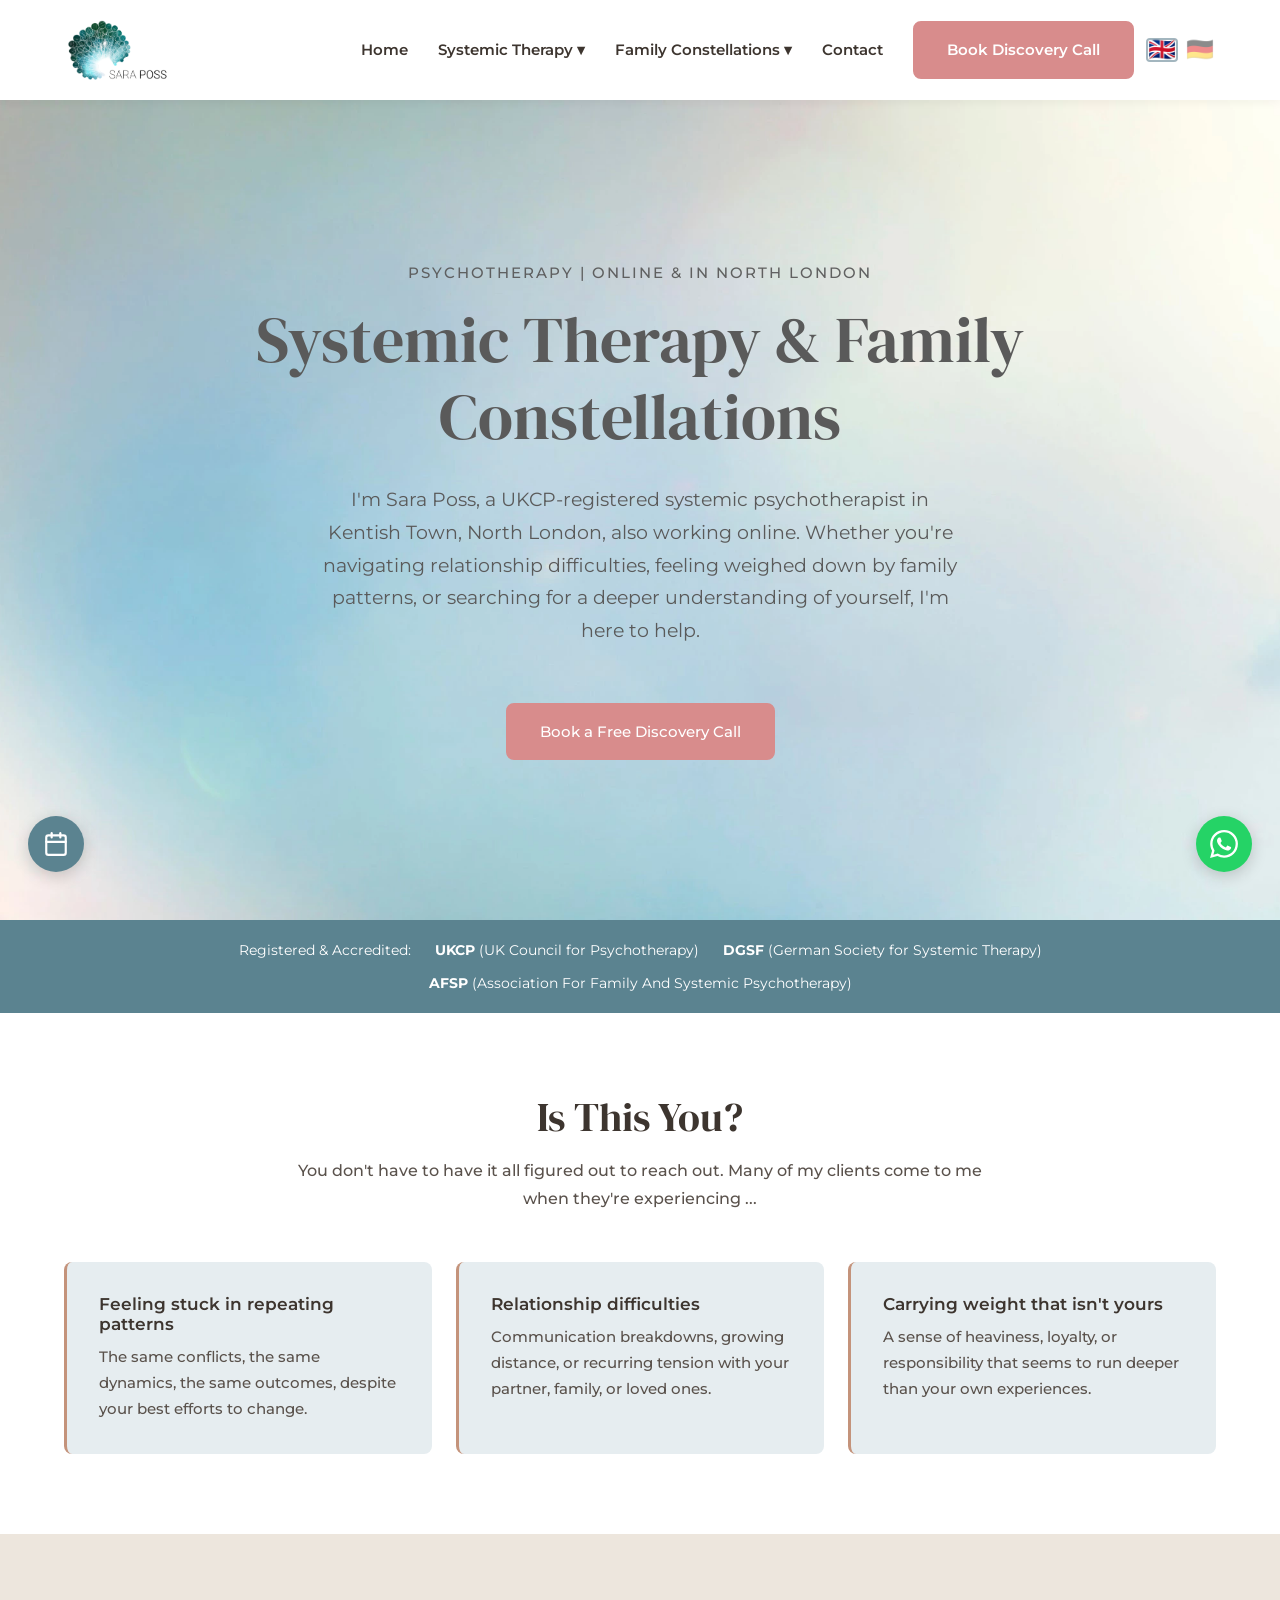
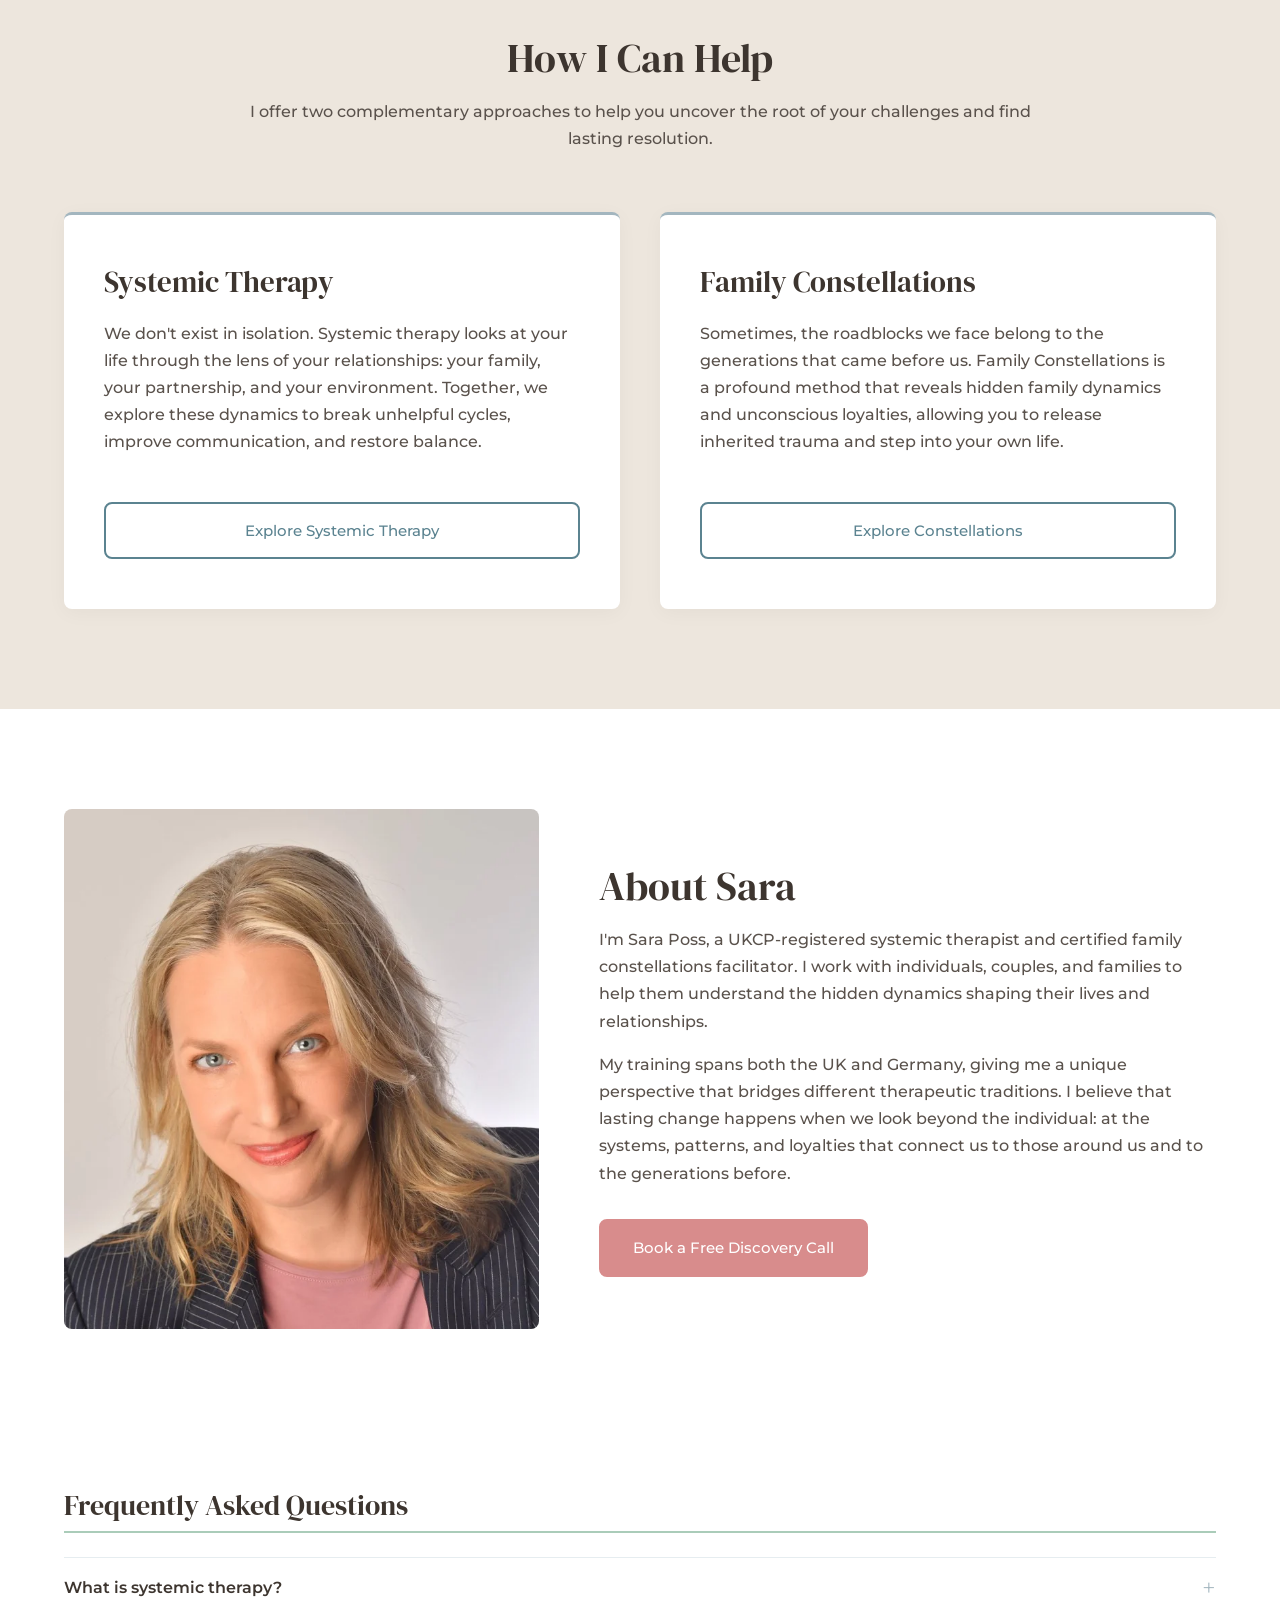
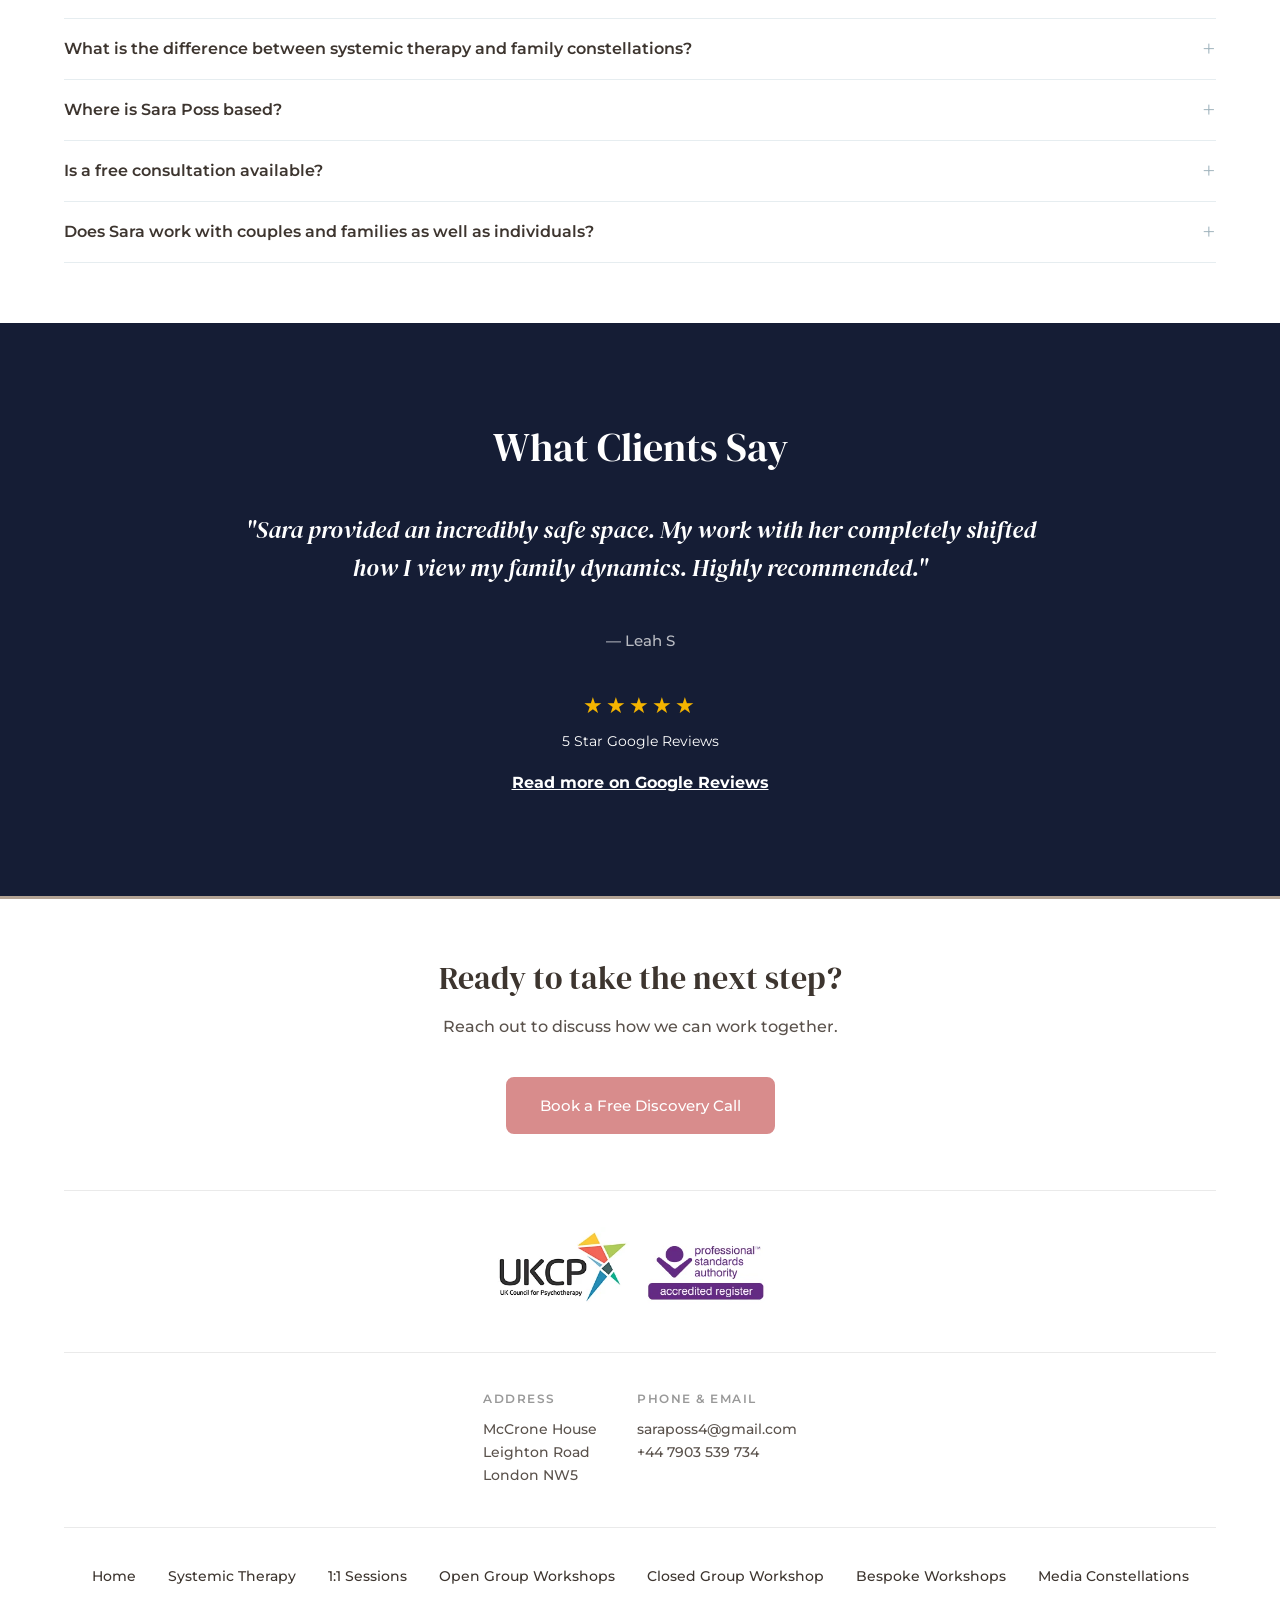
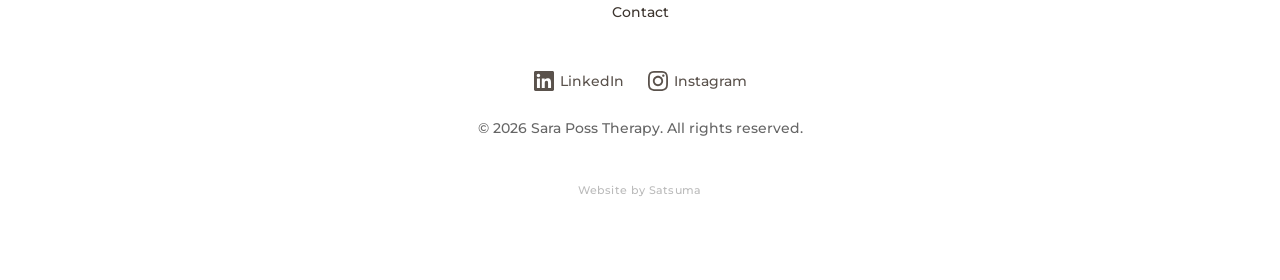
<file: index.html>
<!DOCTYPE html>
<html lang="en">
<head>
    <meta charset="UTF-8">
    <meta name="viewport" content="width=device-width, initial-scale=1.0">
    <meta name="theme-color" content="#FFFFFF">
    <meta name="robots" content="index, follow, max-snippet:-1, max-image-preview:large, max-video-preview:-1">
    <title>Sara Poss Therapy | Systemic Therapist North London & Online</title>
    <meta name="msvalidate.01" content="530A90DB205D40479550D6421CF98002">
    <meta name="description" content="UKCP-registered systemic therapist in Kentish Town, North London. Systemic therapy and Family Constellations for individuals, couples and families.">
    <link rel="canonical" href="https://www.saraposs.com/">
    <link rel="alternate" hreflang="en" href="https://www.saraposs.com/">
    <link rel="alternate" hreflang="de" href="https://www.saraposs.com/">
    <link rel="alternate" hreflang="x-default" href="https://www.saraposs.com/">
    <link rel="icon" href="/favicon.ico" sizes="48x48">
    <link rel="icon" type="image/png" href="/favicon-96x96.png" sizes="96x96">
    <link rel="apple-touch-icon" href="/apple-touch-icon.png" sizes="180x180">
    <link rel="manifest" href="/site.webmanifest">
    <meta property="og:site_name" content="Sara Poss Therapy">
    <meta property="og:title" content="Sara Poss Therapy | Systemic Therapist North London & Online">
    <meta property="og:description" content="UKCP-registered systemic therapist in North London offering individual, couples, and family therapy alongside transformative Family Constellation sessions. In-person & online.">
    <meta property="og:type" content="website">
    <meta property="og:url" content="https://www.saraposs.com/">
    <meta property="og:image" content="https://www.saraposs.com/sara-photo.jpg">
    <meta property="og:image:width" content="700">
    <meta property="og:image:height" content="1050">
    <meta property="og:image:alt" content="Sara Poss, Systemic Therapist and Family Constellations Facilitator in North London">
    <meta property="og:locale" content="en_GB">
    <meta property="og:locale:alternate" content="de_DE">
    <meta name="twitter:card" content="summary_large_image">
    <meta name="twitter:title" content="Sara Poss Therapy | Systemic Therapist North London & Online">
    <meta name="twitter:description" content="UKCP-registered systemic therapist in North London offering Systemic Therapy and Family Constellations. In-person & online.">
    <meta name="twitter:image" content="https://www.saraposs.com/sara-photo.jpg">
    <meta name="twitter:image:alt" content="Sara Poss, Systemic Therapist and Family Constellations Facilitator">
    <link rel="preload" as="image" href="heroimage.webp" fetchpriority="high">
    <link rel="dns-prefetch" href="https://wa.me">
    <link rel="preconnect" href="https://fonts.googleapis.com">
    <link rel="preconnect" href="https://fonts.gstatic.com" crossorigin>
    <link rel="preload" href="https://fonts.googleapis.com/css2?family=DM+Serif+Display&family=Montserrat:wght@400;500;600&display=swap" as="style" onload="this.onload=null;this.rel='stylesheet'">
    <noscript><link rel="stylesheet" href="https://fonts.googleapis.com/css2?family=DM+Serif+Display&family=Montserrat:wght@400;500;600&display=swap"></noscript>
    <link rel="stylesheet" href="styles.css?v=5">
    <link rel="stylesheet" href="nav.css?v=4">
    <link rel="preload" href="/SaraPOSSLOGO.webp" as="image">
    
    <style>
        /* === HOMEPAGE-ONLY STYLES === */

        .hero { 
            background: url('heroimage.webp') center/cover no-repeat; 
            color: #5A5A5A; text-align: center; padding: 160px 24px; display: flex; flex-direction: column; align-items: center; justify-content: center; min-height: 80vh; 
        }
        .hero h1 { color: #5A5A5A; font-size: clamp(1.8rem, 5vw, 4.5rem); margin: 0 auto 28px; max-width: 900px; }
        .hero p { font-size: 1.2rem; max-width: 650px; margin: 0 auto 40px; font-weight: 400; }
        .hero .hero-tagline { font-size: 0.95rem; letter-spacing: 2px; text-transform: uppercase; margin: 0 0 16px; opacity: 0.95; max-width: none; font-weight: 500; }

        .services { padding-top: 100px; padding-bottom: 100px; }
        .services-intro { text-align: center; max-width: 800px; margin: 0 auto 60px; }
        .services-intro h2 { font-size: 2.5rem; }
        .services-grid { display: grid; grid-template-columns: repeat(auto-fit, minmax(min(320px, 100%), 1fr)); gap: 40px; }
        .service-card { background: var(--white); padding: 50px 40px; border-radius: 8px; box-shadow: 0 4px 20px rgba(0,0,0,0.04); display: flex; flex-direction: column; height: 100%; border-top: 3px solid var(--dusty-blue); transition: transform var(--transition-speed), box-shadow var(--transition-speed); }
        .service-card:hover { transform: translateY(-5px); box-shadow: 0 12px 30px rgba(0,0,0,0.08); }
        .service-card h3 { font-size: 1.8rem; margin-bottom: 20px; }
        .service-card p { flex-grow: 1; margin-bottom: 30px; }
        .services-grid .btn-outline { color: #5B8390; border-color: #5B8390; }
        .services-grid .btn-outline:hover { background-color: #5B8390; color: var(--white); border-color: #5B8390; }

        .testimonials { background-color: #151d35; color: var(--white); padding-top: 100px; padding-bottom: 100px; text-align: center; }
        .testimonials h2 { color: var(--white); font-size: 2.5rem; }
        .quote { font-family: var(--font-heading); font-style: italic; font-size: 1.5rem; max-width: 800px; margin: 40px auto; line-height: 1.6; font-weight: 400; }
        .quote-author { font-size: 0.95rem; color: rgba(255,255,255,0.7); margin-top: 16px; font-style: normal; }
        .google-stars { margin-top: 32px; }
        .google-stars .stars { font-size: 1.4rem; color: #F4B400; letter-spacing: 3px; }
        .google-stars .star-label { display: block; font-size: 0.85rem; color: var(--white); margin-top: 6px; font-weight: 400; }
        .google-link { color: var(--white); text-decoration: underline; margin-top: 16px; display: inline-block; font-weight: 700; }
        .google-link:hover { color: var(--white); }

        .footer-legal { display: flex; flex-direction: column; align-items: center; gap: 12px; }
        .footer-contact { display: flex; flex-wrap: wrap; justify-content: center; gap: 40px; margin-top: 40px; padding-top: 36px; border-top: 1px solid #EAEAEA; text-align: left; }
        .footer-contact-block h4 { font-family: var(--font-body); font-size: 0.75rem; text-transform: uppercase; letter-spacing: 1.5px; color: #999; margin-bottom: 8px; font-weight: 600; }
        .footer-contact-block p, .footer-contact-block a { font-size: 0.9rem; color: var(--text-secondary); line-height: 1.6; margin: 0; }
        .footer-contact-block a:hover { color: #D88C8C; }

        .who-i-help { background-color: var(--white); padding-top: 80px; padding-bottom: 80px; }
        .who-intro { text-align: center; max-width: 700px; margin: 0 auto 50px; }
        .who-intro h2 { font-size: 2.5rem; }
        .pain-points-grid { display: grid; grid-template-columns: repeat(3, 1fr); gap: 24px; }
        .pain-point { padding: 32px; background: #E6EDF0; border-radius: 8px; border-left: 3px solid var(--accent-color); }
        .pain-point h3 { font-size: 1.05rem; font-family: var(--font-body); font-weight: 600; margin-bottom: 10px; }
        .pain-point p { font-size: 0.95rem; margin: 0; }

        .about { background-color: var(--white); padding-top: 100px; padding-bottom: 100px; }
        .about-grid { display: grid; grid-template-columns: 1fr 1.3fr; gap: 60px; align-items: center; }
        .about-image img { border-radius: 8px; width: 100%; object-fit: cover; object-position: top; max-height: 520px; }
        .about-content h2 { font-size: 2.5rem; }
        .about-content p { margin-bottom: 16px; }

        @media (max-width: 992px) {
            .hero { padding: 120px 24px; min-height: 70vh; }
            .pain-points-grid { grid-template-columns: repeat(2, 1fr); }
            .pain-points-grid .pain-point:last-child { grid-column: 1 / -1; }
        }

        @media (max-width: 768px) {
            .container { padding: 0 20px; }
            .footer-contact {
                flex-direction: column;
                align-items: center;
                text-align: center;
                gap: 28px;
            }
            .footer-contact-block {
                min-width: 0;
                width: 100%;
                max-width: 280px;
            }
            .hero { padding: 80px 20px; min-height: 75vh; background: url('heroimage.webp') 40% 60%/cover no-repeat; }
            .hero p { font-size: 1.05rem; }
            .hero .hero-tagline { font-size: 0.8rem; letter-spacing: 1.5px; }
            .services { padding: 70px 20px; }
            .services-intro { margin-bottom: 40px; }
            .services-intro h2, .testimonials h2, .who-intro h2, .about-content h2 { font-size: 1.75rem; }
            .about-grid { grid-template-columns: 1fr; gap: 32px; }
            .about-image { max-width: 340px; margin: 0 auto; }
            .service-card { padding: 32px 24px; }
            .service-card h3 { font-size: 1.5rem; }
            .quote { font-size: 1.2rem; }
            .services-grid { grid-template-columns: 1fr; gap: 24px; }
            .pain-points-grid { grid-template-columns: 1fr; }
            .pain-point { padding: 24px 20px; }
            .who-i-help { padding-top: 50px; padding-bottom: 50px; }
            .who-intro { margin-bottom: 32px; }
            .about { padding-top: 50px; padding-bottom: 50px; }
            .testimonials { padding-top: 60px; padding-bottom: 60px; }
        }

        @media (max-width: 400px) {
            .container { padding: 0 16px; }
            .hero { padding: 70px 16px; }
            .hero p { font-size: 1rem; }
            .services { padding: 60px 16px; }
            .services-intro h2, .testimonials h2, .who-intro h2, .about-content h2 { font-size: 1.5rem; }
            .hero .hero-tagline { font-size: 0.875rem; }
            .quote { font-size: 1.1rem; }
            .service-card h3 { font-size: 1.35rem; }
            .service-card { padding: 28px 20px; }
            .google-stars .star-label { font-size: 0.875rem; }
        }
    </style>
    <script type="application/ld+json">
    {
        "@context": "https://schema.org",
        "@graph": [
            {
                "@type": "WebSite",
                "@id": "https://www.saraposs.com/#website",
                "url": "https://www.saraposs.com/",
                "name": "Sara Poss Therapy",
                "description": "Systemic Therapy and Family Constellations in North London and online.",
                "publisher": { "@id": "https://www.saraposs.com/#organization" },
                "inLanguage": ["en", "de"]
            },
            {
                "@type": "Person",
                "@id": "https://www.saraposs.com/#sara-poss",
                "name": "Sara Poss",
                "alternateName": "Sarah Poss",
                "jobTitle": "Systemic Therapist & Family Constellations Facilitator",
                "description": "UKCP-registered systemic therapist and certified family constellations facilitator with over ten years' experience. Works with individuals, couples, and families in North London and online.",
                "image": "https://www.saraposs.com/sara-photo.webp",
                "email": "saraposs4@gmail.com",
                "telephone": "+447903539734",
                "url": "https://www.saraposs.com/",
                "address": {
                    "@type": "PostalAddress",
                    "streetAddress": "McCrone House, Leighton Road",
                    "addressLocality": "London",
                    "addressRegion": "Greater London",
                    "postalCode": "NW5 2RD",
                    "addressCountry": "GB"
                },
                "knowsLanguage": ["en", "de"],
                "sameAs": [
                    "https://www.linkedin.com/in/sara-poss/",
                    "https://www.instagram.com/sara_and_therapy/"
                ],
                "hasCredential": [
                    {
                        "@type": "EducationalOccupationalCredential",
                        "credentialCategory": "Professional Registration",
                        "recognizedBy": { "@type": "Organization", "name": "UKCP - UK Council for Psychotherapy" }
                    },
                    {
                        "@type": "EducationalOccupationalCredential",
                        "credentialCategory": "Professional Membership",
                        "recognizedBy": { "@type": "Organization", "name": "DGSF - German Society for Systemic Therapy" }
                    },
                    {
                        "@type": "EducationalOccupationalCredential",
                        "credentialCategory": "Professional Membership",
                        "recognizedBy": { "@type": "Organization", "name": "AFSP - Association For Family And Systemic Psychotherapy" }
                    }
                ]
            },
            {
                "@type": ["ProfessionalService", "LocalBusiness"],
                "@id": "https://www.saraposs.com/#organization",
                "name": "Sara Poss Therapy",
                "url": "https://www.saraposs.com/",
                "logo": "https://www.saraposs.com/SaraPOSSLOGO.webp",
                "description": "UKCP-registered systemic therapist in North London offering Systemic Therapy and Family Constellations for individuals, couples, and families. In-person & online.",
                "image": "https://www.saraposs.com/sara-photo.webp",
                "email": "saraposs4@gmail.com",
                "telephone": "+447903539734",
                "priceRange": "£80–£290",
                "currenciesAccepted": "GBP",
                "paymentAccepted": "Bank Transfer",
                "address": {
                    "@type": "PostalAddress",
                    "streetAddress": "McCrone House, Leighton Road",
                    "addressLocality": "London",
                    "addressRegion": "Greater London",
                    "postalCode": "NW5 2RD",
                    "addressCountry": "GB"
                },
                "geo": {
                    "@type": "GeoCoordinates",
                    "latitude": 51.5525,
                    "longitude": -0.1403
                },
                "provider": { "@id": "https://www.saraposs.com/#sara-poss" },
                "founder": { "@id": "https://www.saraposs.com/#sara-poss" },
                "areaServed": [
                    { "@type": "City", "name": "London" },
                    { "@type": "AdministrativeArea", "name": "North London" },
                    { "@type": "AdministrativeArea", "name": "Kentish Town" },
                    { "@type": "AdministrativeArea", "name": "Camden" }
                ],
                "availableChannel": [
                    { "@type": "ServiceChannel", "name": "In-person (North London)" },
                    { "@type": "ServiceChannel", "name": "Online via Zoom" }
                ],
                "serviceType": ["Systemic Therapy", "Family Constellations", "Couples Therapy", "Family Therapy", "Individual Therapy"],
                "sameAs": [
                    "https://www.linkedin.com/in/sara-poss/",
                    "https://www.instagram.com/sara_and_therapy/"
                ],
                "hasOfferCatalog": {
                    "@type": "OfferCatalog",
                    "name": "Therapy Services",
                    "itemListElement": [
                        {
                            "@type": "Offer",
                            "itemOffered": {
                                "@type": "Service",
                                "name": "Individual Systemic Therapy",
                                "url": "https://www.saraposs.com/systemic-therapy#individual",
                                "description": "Evidence-based psychotherapy for individuals. North London and online via Zoom."
                            }
                        },
                        {
                            "@type": "Offer",
                            "itemOffered": {
                                "@type": "Service",
                                "name": "Couples Therapy",
                                "url": "https://www.saraposs.com/systemic-therapy#couples",
                                "description": "Relationship and couples therapy to improve communication, strengthen connection, and resolve conflicts."
                            }
                        },
                        {
                            "@type": "Offer",
                            "itemOffered": {
                                "@type": "Service",
                                "name": "Family Therapy",
                                "url": "https://www.saraposs.com/systemic-therapy#family",
                                "description": "Family therapy exploring dynamics, communication patterns, and relationships within the family system."
                            }
                        },
                        {
                            "@type": "Offer",
                            "itemOffered": {
                                "@type": "Service",
                                "name": "1:1 Family Constellations Sessions",
                                "url": "https://www.saraposs.com/1to1-sessions",
                                "description": "One-to-one sessions exploring family dynamics, unconscious loyalties and generational patterns."
                            }
                        },
                        {
                            "@type": "Offer",
                            "itemOffered": {
                                "@type": "Service",
                                "name": "Family Constellations Workshops",
                                "url": "https://www.saraposs.com/workshops",
                                "description": "Open group workshops uncovering hidden family dynamics and generational patterns."
                            }
                        },
                        {
                            "@type": "Offer",
                            "itemOffered": {
                                "@type": "Service",
                                "name": "Ongoing Constellations Group",
                                "url": "https://www.saraposs.com/closed-group-workshop",
                                "description": "A committed closed group for deep Family Constellations work meeting regularly."
                            }
                        },
                        {
                            "@type": "Offer",
                            "itemOffered": {
                                "@type": "Service",
                                "name": "Bespoke Workshops",
                                "url": "https://www.saraposs.com/bespoke-workshops",
                                "description": "Tailored systemic and Family Constellations workshops for groups, teams, and organisations. UK and Europe."
                            }
                        },
                        {
                            "@type": "Offer",
                            "itemOffered": {
                                "@type": "Service",
                                "name": "Media Constellations",
                                "url": "https://www.saraposs.com/media-constellations",
                                "description": "Systemic constellation work for film, TV, and production teams."
                            }
                        }
                    ]
                }
            },
            {
                "@type": "FAQPage",
                "@id": "https://www.saraposs.com/#faq",
                "mainEntity": [
                    {
                        "@type": "Question",
                        "name": "What is systemic therapy?",
                        "acceptedAnswer": { "@type": "Answer", "text": "Systemic therapy is a well-established, evidence-based form of psychotherapy that explores difficulties within the context of relationships and wider social systems. It works with individuals, couples, and families to understand the patterns shaping their lives and create meaningful, lasting change." }
                    },
                    {
                        "@type": "Question",
                        "name": "What is the difference between systemic therapy and family constellations?",
                        "acceptedAnswer": { "@type": "Answer", "text": "Systemic therapy is an ongoing talking-based psychotherapy that explores relational patterns and life circumstances. Family Constellations is an experiential method working with family dynamics, unconscious loyalties, and generational patterns — often in shorter, more intensive 1:1 sessions or small group workshops. Sara is trained in both, and can draw on whichever approach best fits your needs." }
                    },
                    {
                        "@type": "Question",
                        "name": "Where is Sara Poss based?",
                        "acceptedAnswer": { "@type": "Answer", "text": "Sara's therapy practice is located at McCrone House, Leighton Road, London NW5 2RD — in Kentish Town, North London, close to Tufnell Park and Camden. Online sessions are available via Zoom for clients across the UK and internationally." }
                    },
                    {
                        "@type": "Question",
                        "name": "Is a free consultation available?",
                        "acceptedAnswer": { "@type": "Answer", "text": "Yes. Sara offers a complimentary 15-minute discovery call so you can discuss your needs, ask questions, and decide whether working together feels like the right fit — with no commitment required." }
                    },
                    {
                        "@type": "Question",
                        "name": "Does Sara work with couples and families as well as individuals?",
                        "acceptedAnswer": { "@type": "Answer", "text": "Yes. Sara works with individuals, couples, and families. Couples therapy explores communication, trust, and relational dynamics. Family therapy looks at the family system as a whole. Individual therapy addresses personal patterns, life challenges, and intergenerational influences." }
                    }
                ]
            },
            {
                "@type": "WebPage",
                "@id": "https://www.saraposs.com/#webpage",
                "url": "https://www.saraposs.com/",
                "name": "Sara Poss Therapy | Systemic Therapist North London & Online",
                "description": "UKCP-registered systemic therapist in North London offering Systemic Therapy and Family Constellations for individuals, couples, and families. In-person & online.",
                "isPartOf": { "@id": "https://www.saraposs.com/#website" },
                "about": { "@id": "https://www.saraposs.com/#organization" },
                "inLanguage": ["en", "de"]
            }
        ]
    }
    </script>
</head>
<body>

    <a href="#main-content" class="skip-link" data-i18n="skip_link">Skip to content</a>
    <div id="site-nav"></div>
    <script src="nav.js?v=5" defer></script>
    <script src="lang.js?v=14" defer></script>

    <main id="main-content">
        <section class="hero">
            <div class="container">
                <p class="hero-tagline" data-i18n="hero_tagline">Psychotherapy | Online & in North London</p>
                <h1 data-i18n="hero_heading">Systemic Therapy & Family Constellations</h1>
                <p data-i18n="hero_text">I'm Sara Poss, a UKCP-registered systemic psychotherapist in Kentish Town, North London, also working online. Whether you're navigating relationship difficulties, feeling weighed down by family patterns, or searching for a deeper understanding of yourself, I'm here to help.</p>
                <a href="https://cal.com/sara-poss-gsi2tz/15min" class="btn" target="_blank" rel="noopener noreferrer" data-i18n="hero_cta">Book a Free Discovery Call</a>
            </div>
        </section>

        <div class="trust-banner">
            <span data-i18n="trust_label">Registered & Accredited:</span>
            <span data-i18n="trust_ukcp"><strong>UKCP</strong> (UK Council for Psychotherapy)</span>
            <span data-i18n="trust_dgsf"><strong>DGSF</strong> (German Society for Systemic Therapy)</span>
            <span data-i18n="trust_affp"><strong>AFSP</strong> (Association For Family And Systemic Psychotherapy)</span>
        </div>

        <section class="who-i-help">
            <div class="container">
                <div class="who-intro">
                    <h2 data-i18n="who_heading">Is This You?</h2>
                    <p data-i18n="who_text">You don't have to have it all figured out to reach out. Many of my clients come to me when they're experiencing...</p>
                </div>
                <div class="pain-points-grid">
                    <div class="pain-point">
                        <h3 data-i18n="pain1_title">Feeling stuck in repeating patterns</h3>
                        <p data-i18n="pain1_text">The same conflicts, the same dynamics, the same outcomes, despite your best efforts to change.</p>
                    </div>
                    <div class="pain-point">
                        <h3 data-i18n="pain2_title">Relationship difficulties</h3>
                        <p data-i18n="pain2_text">Communication breakdowns, growing distance, or recurring tension with your partner, family, or loved ones.</p>
                    </div>
                    <div class="pain-point">
                        <h3 data-i18n="pain3_title">Carrying weight that isn't yours</h3>
                        <p data-i18n="pain3_text">A sense of heaviness, loyalty, or responsibility that seems to run deeper than your own experiences.</p>
                    </div>
                </div>
            </div>
        </section>

        <section id="services" class="services container">
            <div class="services-intro">
                <h2 data-i18n="services_heading">How I Can Help</h2>
                <p data-i18n="services_text">I offer two complementary approaches to help you uncover the root of your challenges and find lasting resolution.</p>
            </div>

            <div class="services-grid">
                <div class="service-card">
                    <h3 data-i18n="card_systemic_title">Systemic Therapy</h3>
                    <p data-i18n="card_systemic_text">We don't exist in isolation. Systemic therapy looks at your life through the lens of your relationships: your family, your partnership, and your environment. Together, we explore these dynamics to break unhelpful cycles, improve communication, and restore balance.</p>
                    <a href="/systemic-therapy" class="btn btn-outline" data-i18n="card_systemic_btn">Explore Systemic Therapy</a>
                </div>
                <div class="service-card">
                    <h3 data-i18n="card_const_title">Family Constellations</h3>
                    <p data-i18n="card_const_text">Sometimes, the roadblocks we face belong to the generations that came before us. Family Constellations is a profound method that reveals hidden family dynamics and unconscious loyalties, allowing you to release inherited trauma and step into your own life.</p>
                    <a href="/1to1-sessions" class="btn btn-outline" data-i18n="card_const_btn">Explore Constellations</a>
                </div>
            </div>
        </section>

        <section class="about">
            <div class="container about-grid">
                <div class="about-image">
                    <picture>
                        <source srcset="sara-photo.webp" type="image/webp">
                        <img src="sara-photo.jpg" alt="Sara Poss, Systemic Therapist and Family Constellations Facilitator" loading="lazy" decoding="async" width="700" height="1050">
                    </picture>
                </div>
                <div class="about-content">
                    <h2 data-i18n="about_heading">About Sara</h2>
                    <p data-i18n="about_p1">I'm Sara Poss, a UKCP-registered systemic therapist and certified family constellations facilitator. I work with individuals, couples, and families to help them understand the hidden dynamics shaping their lives and relationships.</p>
                    <p data-i18n="about_p2">My training spans both the UK and Germany, giving me a unique perspective that bridges different therapeutic traditions. I believe that lasting change happens when we look beyond the individual: at the systems, patterns, and loyalties that connect us to those around us and to the generations before.</p>
                    <a href="https://cal.com/sara-poss-gsi2tz/15min" class="btn" target="_blank" rel="noopener noreferrer" data-i18n="about_cta">Book a Free Discovery Call</a>
                </div>
            </div>
        </section>

        <section class="content-section faq-section">
            <div class="container">
                <h2 data-i18n="faq_heading">Frequently Asked Questions</h2>
                <div class="faq-list">
                    <details class="faq-item">
                        <summary class="faq-question" data-i18n="faq_index_q1">What is systemic therapy?</summary>
                        <div class="faq-answer"><p data-i18n="faq_index_a1">Systemic therapy is a well-established, evidence-based form of psychotherapy that explores difficulties within the context of relationships and wider social systems. It works with individuals, couples, and families to understand the patterns shaping their lives and create meaningful, lasting change.</p></div>
                    </details>
                    <details class="faq-item">
                        <summary class="faq-question" data-i18n="faq_index_q2">What is the difference between systemic therapy and family constellations?</summary>
                        <div class="faq-answer"><p data-i18n="faq_index_a2">Systemic therapy is an ongoing talking-based psychotherapy that explores relational patterns and life circumstances. Family Constellations is an experiential method working with family dynamics, unconscious loyalties, and generational patterns — often in shorter, intensive <a href="/1to1-sessions">1:1 sessions</a> or small group <a href="/workshops">workshops</a>. Sara is trained in both, and can draw on whichever approach best fits your needs.</p></div>
                    </details>
                    <details class="faq-item">
                        <summary class="faq-question" data-i18n="faq_index_q3">Where is Sara Poss based?</summary>
                        <div class="faq-answer"><p data-i18n="faq_index_a3">Sara's practice is at McCrone House, Leighton Road, London NW5 2RD — in Kentish Town, North London, close to Tufnell Park and Camden. Online sessions are available via Zoom for clients across the UK and internationally.</p></div>
                    </details>
                    <details class="faq-item">
                        <summary class="faq-question" data-i18n="faq_index_q4">Is a free consultation available?</summary>
                        <div class="faq-answer"><p data-i18n="faq_index_a4">Yes. Sara offers a complimentary 15-minute discovery call so you can discuss your needs, ask questions, and decide whether working together feels right — with no commitment required.</p></div>
                    </details>
                    <details class="faq-item">
                        <summary class="faq-question" data-i18n="faq_index_q5">Does Sara work with couples and families as well as individuals?</summary>
                        <div class="faq-answer"><p data-i18n="faq_index_a5">Yes. Sara works with individuals, couples, and families. <a href="/systemic-therapy">Systemic therapy</a> is available for all three — whether you're seeking personal support, want to work on your relationship, or would like to address dynamics within your family as a whole.</p></div>
                    </details>
                </div>
            </div>
        </section>

        <section class="testimonials">
            <div class="container">
                <h2 data-i18n="testimonials_heading">What Clients Say</h2>
                <p class="quote" data-i18n="testimonials_quote">"Sara provided an incredibly safe space. My work with her completely shifted how I view my family dynamics. Highly recommended."</p>
                <p class="quote-author" data-i18n="testimonials_author_name">— Leah S</p>
                <div class="google-stars">
                    <span class="stars" aria-label="5 out of 5 stars">★★★★★</span>
                    <span class="star-label" data-i18n="testimonials_stars">5 Star Google Reviews</span>
                </div>
                <a href="https://www.google.com/maps/place/Sara+Poss/@51.5616846,-0.1527593,17z/data=!3m1!4b1!4m6!3m5!1s0x48761aed49518393:0x548b2e8b683819a8!8m2!3d51.5616813!4d-0.1501844!16s%2Fg%2F11cmh_vn5y?entry=ttu&g_ep=EgoyMDI2MDUyNi4wIKXMDSoASAFQAw%3D%3D" class="google-link" target="_blank" rel="noopener noreferrer" data-i18n="testimonials_link">Read more on Google Reviews</a>
            </div>
        </section>
    </main>

    <footer>
        <div class="container">
            <h3 data-i18n="footer_heading">Ready to take the next step?</h3>
            <p data-i18n="footer_text">Reach out to discuss how we can work together.</p>
            <a href="https://cal.com/sara-poss-gsi2tz/15min" class="btn footer-cta" target="_blank" rel="noopener noreferrer" data-i18n="footer_cta">Book a Free Discovery Call</a>
            
            <div class="accreditation-badges">
                <img src="UKCP.webp" alt="UKCP - UK Council for Psychotherapy, Professional Standards Authority Accredited Register" loading="lazy" decoding="async" width="500" height="143">
            </div>

            <div class="footer-contact">
                <div class="footer-contact-block">
                    <h4 data-i18n="footer_address_label">Address</h4>
                    <p>McCrone House<br>Leighton Road<br>London NW5</p>
                </div>
                <div class="footer-contact-block">
                    <h4 data-i18n="footer_contact_label">Phone & Email</h4>
                    <p><a href="mailto:saraposs4@gmail.com">saraposs4@gmail.com</a></p>
                    <p><a href="tel:+447903539734">+44 7903 539 734</a></p>
                </div>
            </div>

            <nav class="footer-nav" aria-label="Footer navigation">
                <a href="/" class="footer-link" data-i18n="fnav_home">Home</a>
                <a href="/systemic-therapy" class="footer-link" data-i18n="fnav_systemic">Systemic Therapy</a>
                <a href="/1to1-sessions" class="footer-link" data-i18n="fnav_11_sessions">1:1 Sessions</a>
                <a href="/workshops" class="footer-link" data-i18n="nav_const_open">Open Group Workshops</a>
                <a href="/closed-group-workshop" class="footer-link" data-i18n="nav_const_closed">Closed Group Workshop</a>
                <a href="/bespoke-workshops" class="footer-link" data-i18n="nav_const_bespoke">Bespoke Workshops</a>
                <a href="/media-constellations" class="footer-link" data-i18n="nav_mc">Media Constellations</a>
                <a href="/contact" class="footer-link" data-i18n="fnav_contact">Contact</a>
            </nav>

            <div class="footer-social">
                <a href="https://www.linkedin.com/in/sara-poss/" target="_blank" rel="noopener noreferrer" aria-label="LinkedIn"><svg viewBox="0 0 24 24" fill="currentColor" aria-hidden="true"><path d="M20.447 20.452h-3.554v-5.569c0-1.328-.027-3.037-1.852-3.037-1.853 0-2.136 1.445-2.136 2.939v5.667H9.351V9h3.414v1.561h.046c.477-.9 1.637-1.85 3.37-1.85 3.601 0 4.267 2.37 4.267 5.455v6.286zM5.337 7.433c-1.144 0-2.063-.926-2.063-2.065 0-1.138.92-2.063 2.063-2.063 1.14 0 2.064.925 2.064 2.063 0 1.139-.925 2.065-2.064 2.065zm1.782 13.019H3.555V9h3.564v11.452zM22.225 0H1.771C.792 0 0 .774 0 1.729v20.542C0 23.227.792 24 1.771 24h20.451C23.2 24 24 23.227 24 22.271V1.729C24 .774 23.2 0 22.222 0h.003z"/></svg> LinkedIn</a>
                <a href="https://www.instagram.com/sara_and_therapy/" target="_blank" rel="noopener noreferrer" aria-label="Instagram"><svg viewBox="0 0 24 24" fill="currentColor" aria-hidden="true"><path d="M12 2.163c3.204 0 3.584.012 4.85.07 3.252.148 4.771 1.691 4.919 4.919.058 1.265.069 1.645.069 4.849 0 3.205-.012 3.584-.069 4.849-.149 3.225-1.664 4.771-4.919 4.919-1.266.058-1.644.07-4.85.07-3.204 0-3.584-.012-4.849-.07-3.26-.149-4.771-1.699-4.919-4.92-.058-1.265-.07-1.644-.07-4.849 0-3.204.013-3.583.07-4.849.149-3.227 1.664-4.771 4.919-4.919 1.266-.057 1.645-.069 4.849-.069zm0-2.163c-3.259 0-3.667.014-4.947.072-4.358.2-6.78 2.618-6.98 6.98-.059 1.281-.073 1.689-.073 4.948 0 3.259.014 3.668.072 4.948.2 4.358 2.618 6.78 6.98 6.98 1.281.058 1.689.072 4.948.072 3.259 0 3.668-.014 4.948-.072 4.354-.2 6.782-2.618 6.979-6.98.059-1.28.073-1.689.073-4.948 0-3.259-.014-3.667-.072-4.947-.196-4.354-2.617-6.78-6.979-6.98-1.281-.059-1.69-.073-4.949-.073zm0 5.838c-3.403 0-6.162 2.759-6.162 6.162s2.759 6.163 6.162 6.163 6.162-2.759 6.162-6.163c0-3.403-2.759-6.162-6.162-6.162zm0 10.162c-2.209 0-4-1.79-4-4 0-2.209 1.791-4 4-4s4 1.791 4 4c0 2.21-1.791 4-4 4zm6.406-11.845c-.796 0-1.441.645-1.441 1.44s.645 1.44 1.441 1.44c.795 0 1.439-.645 1.439-1.44s-.644-1.44-1.439-1.44z"/></svg> Instagram</a>
            </div>

            <div class="footer-legal">
                <p data-i18n="footer_legal">&copy; 2026 Sara Poss Therapy. All rights reserved.</p>
                <p class="footer-credit">Website by <a href="https://satsuma.studio/" target="_blank" rel="noopener noreferrer">Satsuma</a></p>
            </div>
        </div>
    </footer>

    <a id="wa-link" href="https://wa.me/447903539734?text=Hi%20Sara%2C%20I%20found%20your%20website%20and%20I%E2%80%99d%20love%20to%20find%20out%20more." class="whatsapp-float pulse" target="_blank" rel="noopener noreferrer" aria-label="Message Sara on WhatsApp">
        <span class="tooltip" data-i18n="wa_tooltip">Message Sara on WhatsApp</span>
        <svg viewBox="0 0 24 24" xmlns="http://www.w3.org/2000/svg"><path d="M17.472 14.382c-.297-.149-1.758-.867-2.03-.967-.273-.099-.471-.148-.67.15-.197.297-.767.966-.94 1.164-.173.199-.347.223-.644.075-.297-.15-1.255-.463-2.39-1.475-.883-.788-1.48-1.761-1.653-2.059-.173-.297-.018-.458.13-.606.134-.133.298-.347.446-.52.149-.174.198-.298.298-.497.099-.198.05-.371-.025-.52-.075-.149-.669-1.612-.916-2.207-.242-.579-.487-.5-.669-.51-.173-.008-.371-.01-.57-.01-.198 0-.52.074-.792.372-.272.297-1.04 1.016-1.04 2.479 0 1.462 1.065 2.875 1.213 3.074.149.198 2.096 3.2 5.077 4.487.709.306 1.262.489 1.694.625.712.227 1.36.195 1.871.118.571-.085 1.758-.719 2.006-1.413.248-.694.248-1.289.173-1.413-.074-.124-.272-.198-.57-.347m-5.421 7.403h-.004a9.87 9.87 0 01-5.031-1.378l-.361-.214-3.741.982.998-3.648-.235-.374a9.86 9.86 0 01-1.51-5.26c.001-5.45 4.436-9.884 9.888-9.884 2.64 0 5.122 1.03 6.988 2.898a9.825 9.825 0 012.893 6.994c-.003 5.45-4.437 9.884-9.885 9.884m8.413-18.297A11.815 11.815 0 0012.05 0C5.495 0 .16 5.335.157 11.892c0 2.096.547 4.142 1.588 5.945L.057 24l6.305-1.654a11.882 11.882 0 005.683 1.448h.005c6.554 0 11.89-5.335 11.893-11.893a11.821 11.821 0 00-3.48-8.413z"/></svg>
    </a>

    <script src="events-float.js?v=11" defer></script>
</body>
</html>
</file>
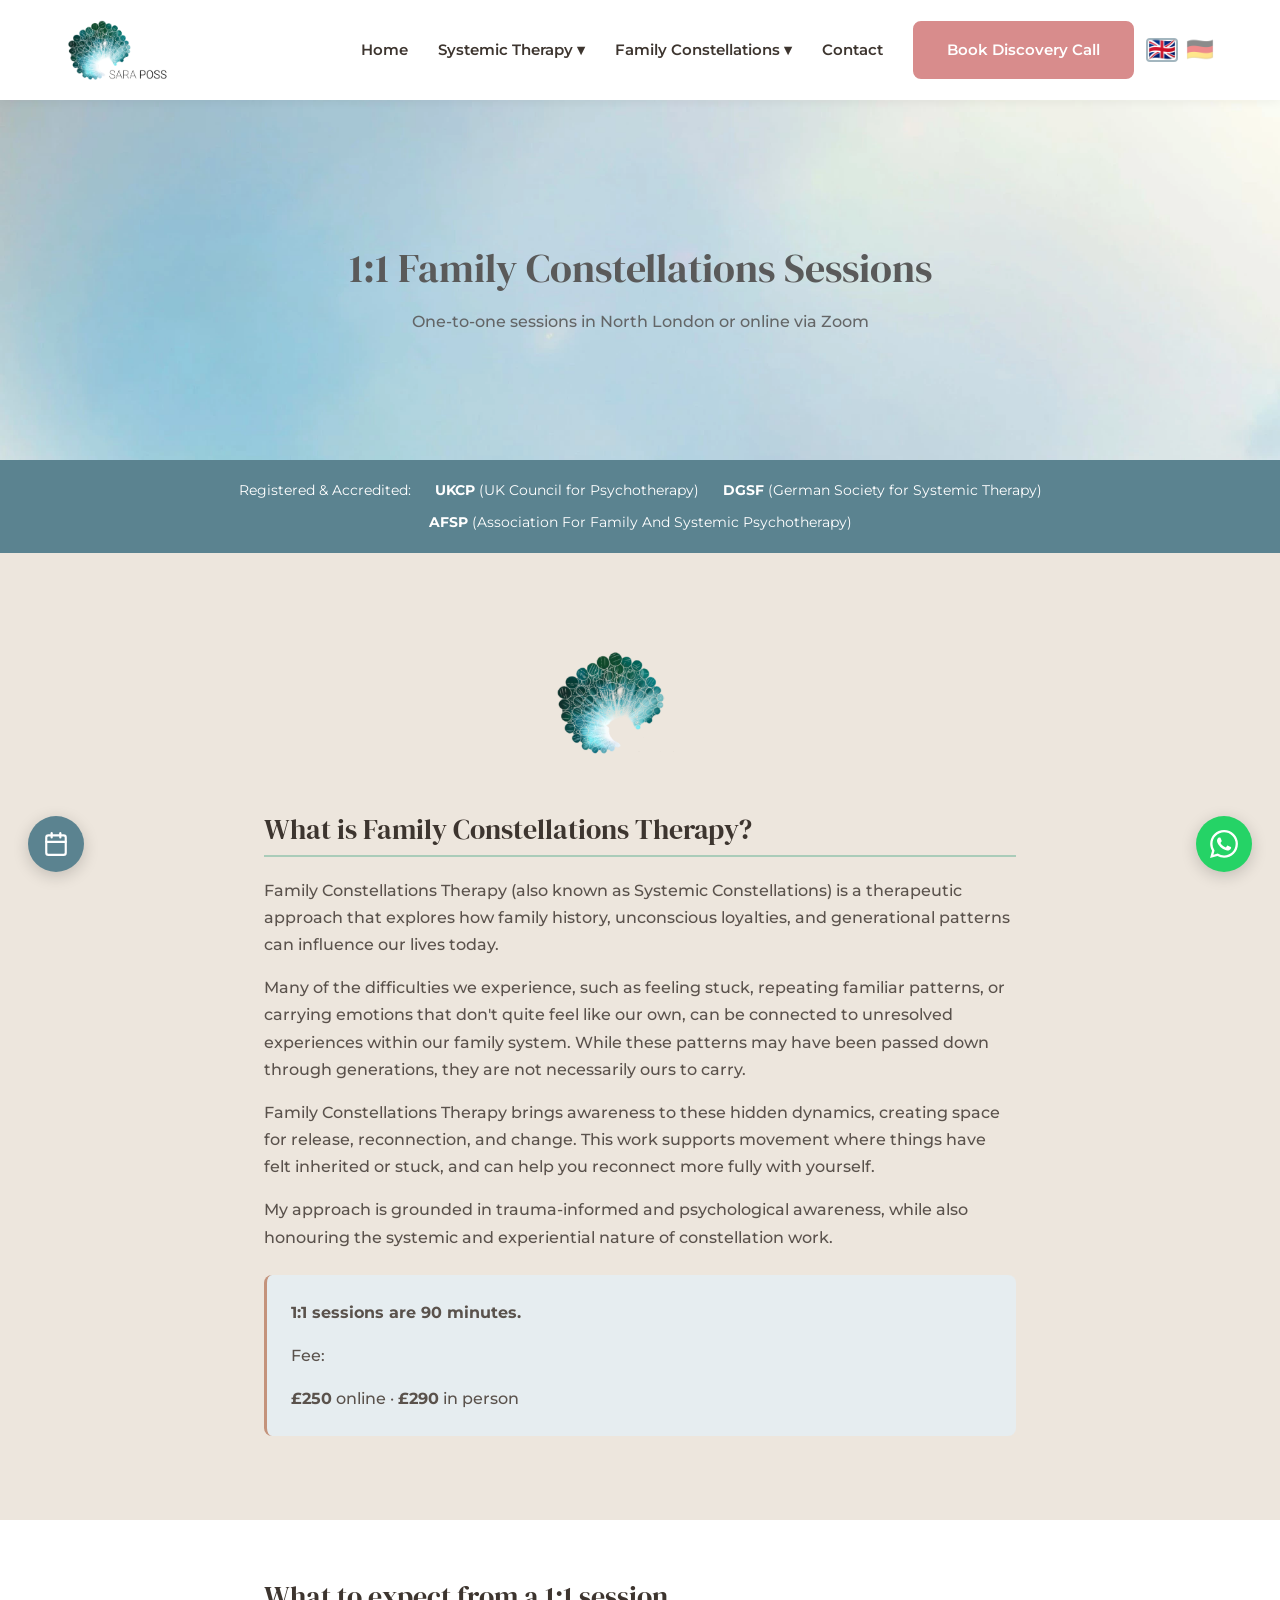
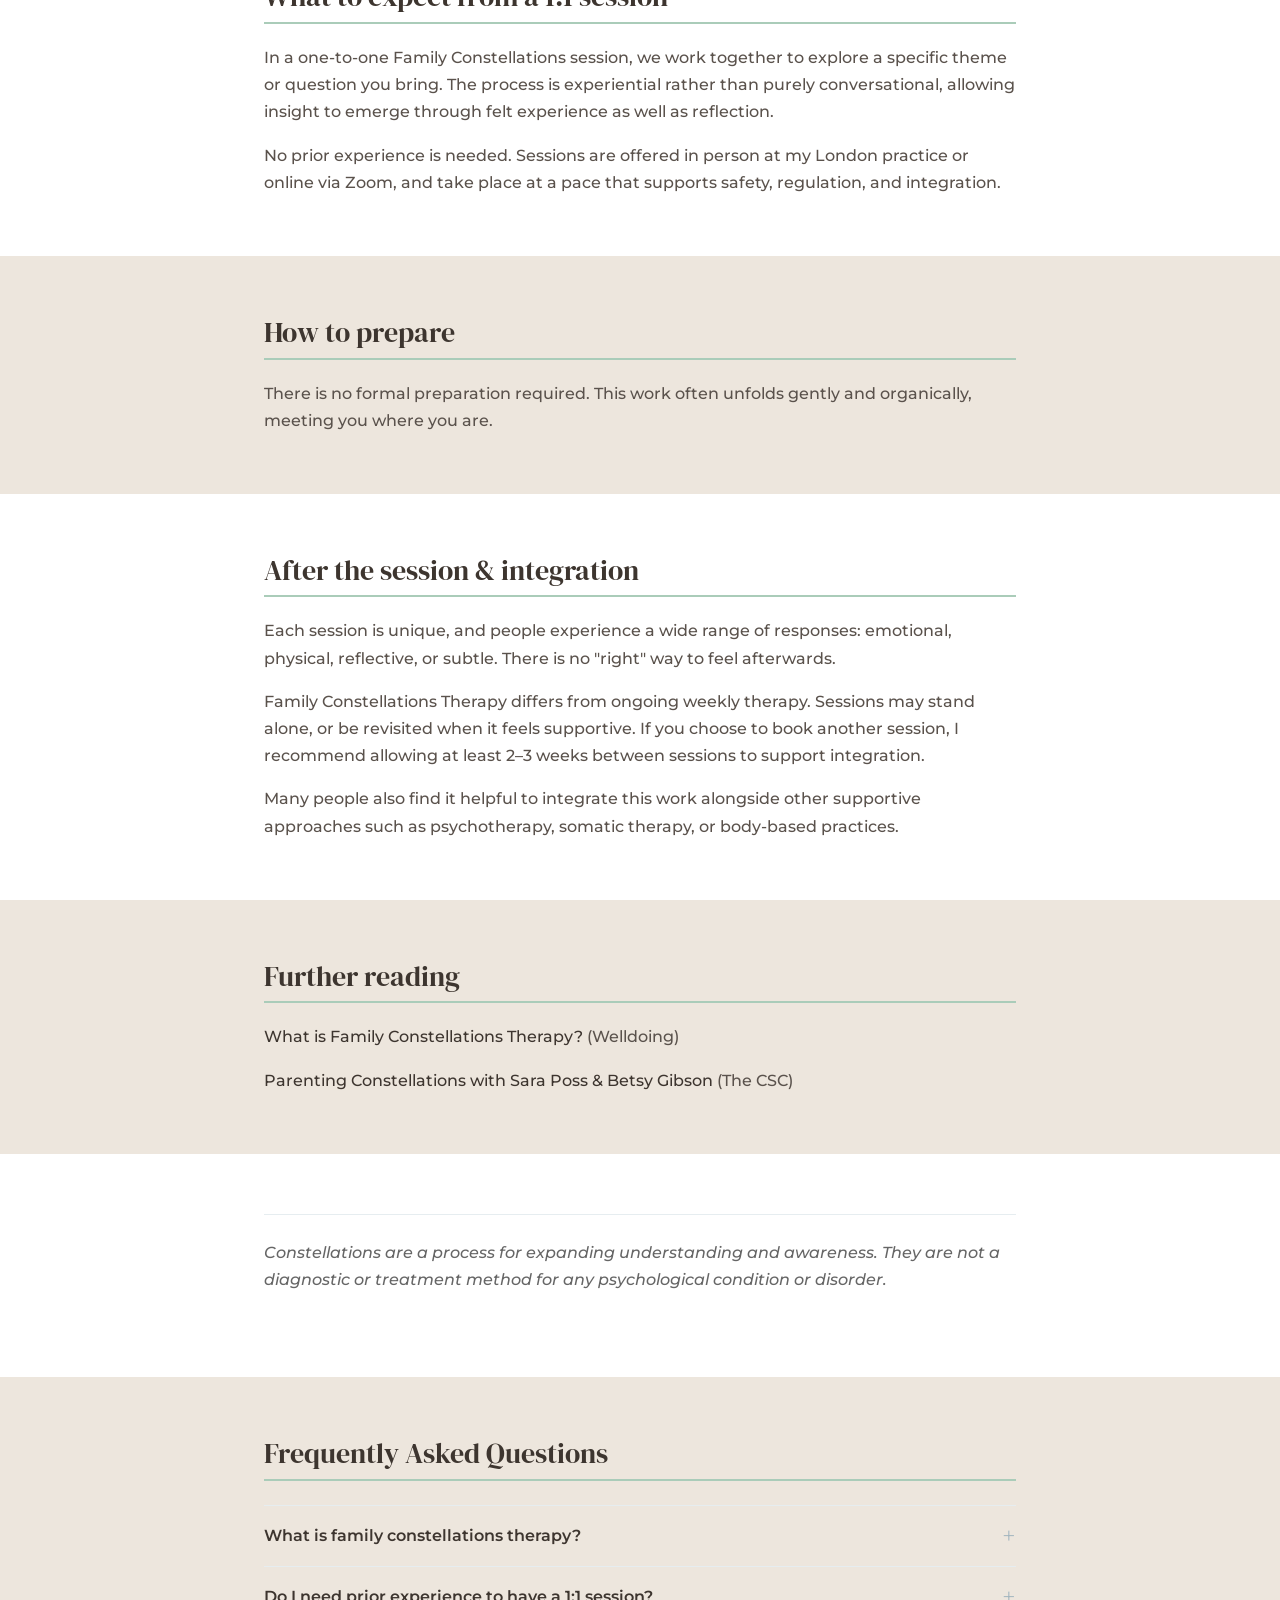
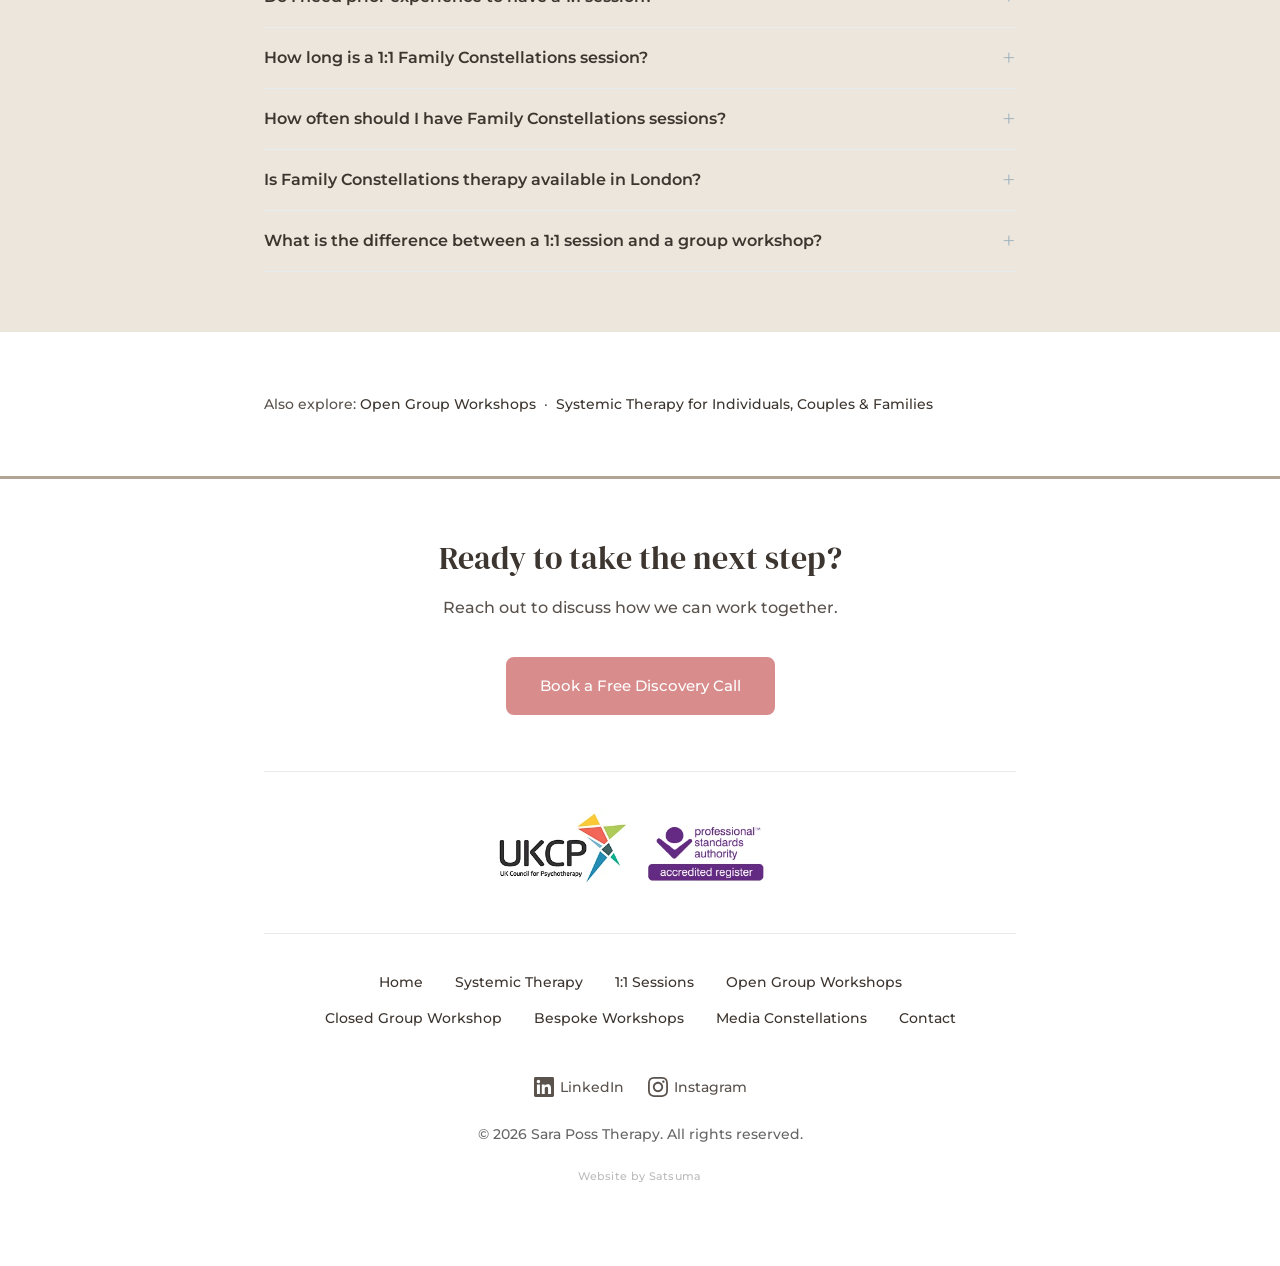
<file: 1to1-sessions.html>
<!DOCTYPE html>
<html lang="en">
<head>
    <meta charset="UTF-8">
    <meta name="viewport" content="width=device-width, initial-scale=1.0">
    <meta name="theme-color" content="#FFFFFF">
    <meta name="robots" content="index, follow, max-snippet:-1, max-image-preview:large, max-video-preview:-1">
    <title>1:1 Family Constellations Sessions, London &amp; Online | Sara Poss</title>
    <meta name="description" content="1:1 Family Constellations with Sara Poss: £250 online or £290 in person in North London. Book a free discovery call to see if it's right for you.">
    <link rel="canonical" href="https://www.saraposs.com/1to1-sessions">
    <link rel="alternate" hreflang="en" href="https://www.saraposs.com/1to1-sessions">
    <link rel="alternate" hreflang="de" href="https://www.saraposs.com/1to1-sessions">
    <link rel="alternate" hreflang="x-default" href="https://www.saraposs.com/1to1-sessions">
    <link rel="icon" href="/favicon.ico" sizes="48x48">
    <link rel="icon" type="image/png" href="/favicon-96x96.png" sizes="96x96">
    <link rel="apple-touch-icon" href="/apple-touch-icon.png" sizes="180x180">
    <link rel="manifest" href="/site.webmanifest">
    <meta property="og:site_name" content="Sara Poss Therapy">
    <meta property="og:title" content="1:1 Family Constellations Sessions | Sara Poss Therapy">
    <meta property="og:description" content="One-to-one Family Constellations sessions with Sara Poss. Explore family dynamics, unconscious loyalties and generational patterns. North London or online via Zoom.">
    <meta property="og:type" content="website">
    <meta property="og:url" content="https://www.saraposs.com/1to1-sessions">
    <meta property="og:image" content="https://www.saraposs.com/sara-photo.jpg">
    <meta property="og:image:width" content="700">
    <meta property="og:image:height" content="1050">
    <meta property="og:image:alt" content="Sara Poss, Family Constellations facilitator offering 1:1 sessions">
    <meta property="og:locale" content="en_GB">
    <meta property="og:locale:alternate" content="de_DE">
    <meta name="twitter:card" content="summary_large_image">
    <meta name="twitter:title" content="1:1 Family Constellations Sessions | Sara Poss Therapy">
    <meta name="twitter:description" content="One-to-one Family Constellations sessions with Sara Poss. North London or online via Zoom.">
    <meta name="twitter:image" content="https://www.saraposs.com/sara-photo.jpg">
    <meta name="twitter:image:alt" content="Sara Poss, Family Constellations Facilitator">
    <link rel="dns-prefetch" href="https://wa.me">
    <link rel="preconnect" href="https://fonts.googleapis.com">
    <link rel="preconnect" href="https://fonts.gstatic.com" crossorigin>
    <link rel="preload" href="https://fonts.googleapis.com/css2?family=DM+Serif+Display&family=Montserrat:wght@400;500;600&display=swap" as="style" onload="this.onload=null;this.rel='stylesheet'">
    <noscript><link rel="stylesheet" href="https://fonts.googleapis.com/css2?family=DM+Serif+Display&family=Montserrat:wght@400;500;600&display=swap"></noscript>
    <link rel="stylesheet" href="styles.css?v=5">
    <link rel="stylesheet" href="nav.css?v=4">
    <link rel="preload" as="image" href="heroimage.webp" fetchpriority="high">
    <link rel="preload" href="/SaraPOSSLOGO.webp" as="image">
    
    <style>
        /* Narrower content container for long-form pages */
        .container { max-width: 800px; }
        .section-icon { display: block; width: 56px; height: 56px; margin: 0 auto 1.25rem; color: var(--dusty-blue); object-fit: contain; }
        .section-logo { width: 180px; height: 180px; }
    </style>
    <script type="application/ld+json">
    {
        "@context": "https://schema.org",
        "@graph": [
            {
                "@type": "BreadcrumbList",
                "itemListElement": [
                    { "@type": "ListItem", "position": 1, "name": "Home", "item": "https://www.saraposs.com/" },
                    { "@type": "ListItem", "position": 2, "name": "Family Constellations", "item": "https://www.saraposs.com/1to1-sessions" },
                    { "@type": "ListItem", "position": 3, "name": "1:1 Sessions" }
                ]
            },
            {
                "@type": "WebPage",
                "@id": "https://www.saraposs.com/1to1-sessions#webpage",
                "url": "https://www.saraposs.com/1to1-sessions",
                "name": "1:1 Family Constellations Sessions | Sara Poss Therapy",
                "description": "One-to-one Family Constellations sessions with Sara Poss. Explore family dynamics, unconscious loyalties and generational patterns. North London or online via Zoom.",
                "isPartOf": { "@id": "https://www.saraposs.com/#website" },
                "about": { "@id": "https://www.saraposs.com/1to1-sessions#service" },
                "inLanguage": ["en", "de"]
            },
            {
                "@type": "FAQPage",
                "@id": "https://www.saraposs.com/1to1-sessions#faq",
                "mainEntity": [
                    {
                        "@type": "Question",
                        "name": "What is family constellations therapy?",
                        "acceptedAnswer": { "@type": "Answer", "text": "Family Constellations (also called Systemic Constellations) is a therapeutic approach that explores how family history, unconscious loyalties, and generational patterns shape our lives today. It brings awareness to hidden dynamics within the family system, creating space for release, reconnection, and lasting change." }
                    },
                    {
                        "@type": "Question",
                        "name": "Do I need prior experience to have a 1:1 Family Constellations session?",
                        "acceptedAnswer": { "@type": "Answer", "text": "No prior experience is needed. Sessions unfold at a pace that supports safety and integration, beginning wherever you are right now. Sara will guide you through the process step by step." }
                    },
                    {
                        "@type": "Question",
                        "name": "How long is a 1:1 Family Constellations session?",
                        "acceptedAnswer": { "@type": "Answer", "text": "1:1 sessions are 90 minutes. The fee is £250 for an online session and £290 for an in-person session in North London." }
                    },
                    {
                        "@type": "Question",
                        "name": "How often should I have Family Constellations sessions?",
                        "acceptedAnswer": { "@type": "Answer", "text": "Unlike weekly therapy, Family Constellations sessions may stand alone or be revisited when it feels supportive. A gap of at least 2–3 weeks between sessions is recommended to allow for integration. There is no obligation to book ongoing sessions." }
                    },
                    {
                        "@type": "Question",
                        "name": "Is Family Constellations therapy available in London?",
                        "acceptedAnswer": { "@type": "Answer", "text": "Yes. Sara offers 1:1 Family Constellations sessions in person at her North London practice (McCrone House, Leighton Road, Kentish Town, NW5) and online via Zoom for clients anywhere in the UK and beyond." }
                    },
                    {
                        "@type": "Question",
                        "name": "What is the difference between a 1:1 session and a group workshop?",
                        "acceptedAnswer": { "@type": "Answer", "text": "A 1:1 session is a private, 90-minute session between you and Sara, focused entirely on your individual theme or question. Group workshops involve a small group of participants who each bring an issue or act as representatives in others' constellations. Both formats offer deep insight; the right choice depends on your preference and what you want to explore." }
                    }
                ]
            },
            {
                "@type": "Service",
                "@id": "https://www.saraposs.com/1to1-sessions#service",
                "name": "1:1 Family Constellations Sessions",
                "description": "One-to-one sessions exploring family dynamics, unconscious loyalties and generational patterns. 90-minute sessions in person in North London or online via Zoom.",
                "provider": { "@id": "https://www.saraposs.com/#sara-poss" },
                "areaServed": [
                    { "@type": "City", "name": "London" },
                    { "@type": "AdministrativeArea", "name": "North London" }
                ],
                "offers": [
                    {
                        "@type": "Offer",
                        "name": "1:1 Family Constellations (Online, 90 min)",
                        "priceCurrency": "GBP",
                        "price": "250"
                    },
                    {
                        "@type": "Offer",
                        "name": "1:1 Family Constellations (In-person, 90 min)",
                        "priceCurrency": "GBP",
                        "price": "290"
                    }
                ]
            }
        ]
    }
    </script>
</head>
<body>
    <a href="#main-content" class="skip-link" data-i18n="skip_link">Skip to content</a>
    <div id="site-nav"></div>
    <script src="nav.js?v=5" defer></script>
    <script src="lang.js?v=14" defer></script>

    <main id="main-content">
        <section class="page-hero">
            <div class="container">
                <h1 data-i18n="page_11_title">1:1 Family Constellations Sessions</h1>
                <p class="tagline" data-i18n="page_11_tagline">One-to-one sessions in North London or online via Zoom</p>
            </div>
        </section>

        <div class="trust-banner">
            <span data-i18n="trust_label">Registered & Accredited:</span>
            <span data-i18n="trust_ukcp"><strong>UKCP</strong> (UK Council for Psychotherapy)</span>
            <span data-i18n="trust_dgsf"><strong>DGSF</strong> (German Society for Systemic Therapy)</span>
            <span data-i18n="trust_affp"><strong>AFSP</strong> (Association For Family And Systemic Psychotherapy)</span>
        </div>

        <section class="content-section">
            <div class="container">
                <img src="splogoforsystemictherapy.webp" alt="Sara Poss Therapy — Family Constellations and Systemic Therapy, North London" class="section-icon section-logo" width="283" height="162" loading="lazy" decoding="async">
                <h2 data-i18n="fc_what_title">What is Family Constellations Therapy?</h2>
                <p data-i18n="fc_what_p1">Family Constellations Therapy (also known as Systemic Constellations) is a therapeutic approach that explores how family history, unconscious loyalties, and generational patterns can influence our lives today.</p>
                <p data-i18n="fc_what_p2">Many of the difficulties we experience, such as feeling stuck, repeating familiar patterns, or carrying emotions that don't quite feel like our own, can be connected to unresolved experiences within our family system. While these patterns may have been passed down through generations, they are not necessarily ours to carry.</p>
                <p data-i18n="fc_what_p3">Family Constellations Therapy brings awareness to these hidden dynamics, creating space for release, reconnection, and change. This work supports movement where things have felt inherited or stuck, and can help you reconnect more fully with yourself.</p>
                <p data-i18n="fc_what_p4">My approach is grounded in trauma-informed and psychological awareness, while also honouring the systemic and experiential nature of constellation work.</p>
                <div class="highlight">
                    <p><strong data-i18n="fc_what_highlight">1:1 sessions are 90 minutes.</strong></p>
                    <p data-i18n="fc_fees_label">Fee:</p>
                    <p><strong>&pound;250</strong> <span data-i18n="fc_fees_online_label">online</span> · <strong>&pound;290</strong> <span data-i18n="fc_fees_inperson_label">in person</span></p>
                </div>
            </div>
        </section>

        <section class="content-section">
            <div class="container">
                <h2 data-i18n="fc_expect_title">What to expect from a 1:1 session</h2>
                <p data-i18n="fc_expect_p1">In a one-to-one Family Constellations session, we work together to explore a specific theme or question you bring. The process is experiential rather than purely conversational, allowing insight to emerge through felt experience as well as reflection.</p>
                <p data-i18n="fc_expect_p2">No prior experience is needed. Sessions are offered in person at my London practice or online via Zoom, and take place at a pace that supports safety, regulation, and integration.</p>
            </div>
        </section>

        <section class="content-section">
            <div class="container">
                <h2 data-i18n="fc_prepare_title">How to prepare</h2>
                <p data-i18n="fc_prepare_p">There is no formal preparation required. This work often unfolds gently and organically, meeting you where you are.</p>
            </div>
        </section>

        <section class="content-section">
            <div class="container">
                <h2 data-i18n="fc_after_title">After the session & integration</h2>
                <p data-i18n="fc_after_p1">Each session is unique, and people experience a wide range of responses: emotional, physical, reflective, or subtle. There is no "right" way to feel afterwards.</p>
                <p data-i18n="fc_after_p2">Family Constellations Therapy differs from ongoing weekly therapy. Sessions may stand alone, or be revisited when it feels supportive. If you choose to book another session, I recommend allowing at least 2–3 weeks between sessions to support integration.</p>
                <p data-i18n="fc_after_p3">Many people also find it helpful to integrate this work alongside other supportive approaches such as psychotherapy, somatic therapy, or body-based practices.</p>
            </div>
        </section>

        <section class="content-section">
            <div class="container">
                <h2 data-i18n="fc_reading_title">Further reading</h2>
                <p><a href="https://welldoing.org/article/what-is-family-constellations-therapy" target="_blank" rel="noopener noreferrer" data-i18n="fc_reading_welldoing">What is Family Constellations Therapy?</a> <span data-i18n="fc_reading_welldoing_src">(Welldoing)</span></p>
                <p><a href="https://www.thecsc.net/parenting-constellations-with-sara-poss-betsy-gibson/" target="_blank" rel="noopener noreferrer" data-i18n="fc_reading_csc">Parenting Constellations with Sara Poss &amp; Betsy Gibson</a> <span data-i18n="fc_reading_csc_src">(The CSC)</span></p>
            </div>
        </section>

        <section class="content-section">
            <div class="container">
                <p class="constellations-disclaimer" data-i18n="constellations_disclaimer">Constellations are a process for expanding understanding and awareness. They are not a diagnostic or treatment method for any psychological condition or disorder.</p>
            </div>
        </section>

        <section class="content-section faq-section">
            <div class="container">
                <h2 data-i18n="faq_heading">Frequently Asked Questions</h2>
                <div class="faq-list">
                    <details class="faq-item">
                        <summary class="faq-question" data-i18n="faq_11_q1">What is family constellations therapy?</summary>
                        <div class="faq-answer"><p data-i18n="faq_11_a1">Family Constellations (also called Systemic Constellations) is a therapeutic approach that explores how family history, unconscious loyalties, and generational patterns shape our lives today. It brings awareness to hidden dynamics within the family system, creating space for release, reconnection, and change.</p></div>
                    </details>
                    <details class="faq-item">
                        <summary class="faq-question" data-i18n="faq_11_q2">Do I need prior experience to have a 1:1 session?</summary>
                        <div class="faq-answer"><p data-i18n="faq_11_a2">No prior experience is needed. Sessions unfold at a pace that supports safety and integration, beginning wherever you are right now. Sara will guide you through the entire process.</p></div>
                    </details>
                    <details class="faq-item">
                        <summary class="faq-question" data-i18n="faq_11_q3">How long is a 1:1 Family Constellations session?</summary>
                        <div class="faq-answer"><p data-i18n="faq_11_a3">1:1 sessions are 90 minutes. The fee is £250 for an online session and £290 for an in-person session in North London.</p></div>
                    </details>
                    <details class="faq-item">
                        <summary class="faq-question" data-i18n="faq_11_q4">How often should I have Family Constellations sessions?</summary>
                        <div class="faq-answer"><p data-i18n="faq_11_a4">Unlike weekly therapy, Family Constellations sessions may stand alone or be revisited when it feels supportive. A gap of at least 2–3 weeks between sessions is recommended to allow for integration. There is no obligation to book ongoing sessions.</p></div>
                    </details>
                    <details class="faq-item">
                        <summary class="faq-question" data-i18n="faq_11_q5">Is Family Constellations therapy available in London?</summary>
                        <div class="faq-answer"><p data-i18n="faq_11_a5">Yes. Sara offers 1:1 Family Constellations sessions in person at her North London practice (McCrone House, Kentish Town, NW5) and online via Zoom for clients anywhere in the UK and beyond.</p></div>
                    </details>
                    <details class="faq-item">
                        <summary class="faq-question" data-i18n="faq_11_q6">What is the difference between a 1:1 session and a group workshop?</summary>
                        <div class="faq-answer"><p data-i18n="faq_11_a6">A 1:1 session is a private, 90-minute session focused entirely on your individual theme. <a href="/workshops">Group workshops</a> involve a small number of participants who each bring an issue or act as representatives in others' constellations. Both formats offer deep insight; the right choice depends on your preference and what you want to explore.</p></div>
                    </details>
                </div>
            </div>
        </section>

        <section class="content-section">
            <div class="container">
                <p style="font-size:.9rem;color:var(--text-secondary);margin-bottom:0;">Also explore: <a href="/workshops">Open Group Workshops</a> &nbsp;·&nbsp; <a href="/systemic-therapy">Systemic Therapy for Individuals, Couples &amp; Families</a></p>
            </div>
        </section>

    </main>

    <footer>
        <div class="container">
            <h3 data-i18n="footer_heading">Ready to take the next step?</h3>
            <p data-i18n="footer_text">Reach out to discuss how we can work together.</p>
            <a href="https://cal.com/sara-poss-gsi2tz/15min" class="btn footer-cta" target="_blank" rel="noopener noreferrer" data-i18n="footer_cta">Book a Free Discovery Call</a>

            <div class="accreditation-badges">
                <img src="UKCP.webp" alt="UKCP - UK Council for Psychotherapy, Professional Standards Authority Accredited Register" loading="lazy" decoding="async" width="500" height="143">
            </div>

            <nav class="footer-nav" aria-label="Footer navigation">
                <a href="/" class="footer-link" data-i18n="fnav_home">Home</a>
                <a href="/systemic-therapy" class="footer-link" data-i18n="fnav_systemic">Systemic Therapy</a>
                <a href="/1to1-sessions" class="footer-link" data-i18n="fnav_11_sessions">1:1 Sessions</a>
                <a href="/workshops" class="footer-link" data-i18n="nav_const_open">Open Group Workshops</a>
                <a href="/closed-group-workshop" class="footer-link" data-i18n="nav_const_closed">Closed Group Workshop</a>
                <a href="/bespoke-workshops" class="footer-link" data-i18n="nav_const_bespoke">Bespoke Workshops</a>
                <a href="/media-constellations" class="footer-link" data-i18n="nav_mc">Media Constellations</a>
                <a href="/contact" class="footer-link" data-i18n="fnav_contact">Contact</a>
            </nav>

            <div class="footer-social">
                <a href="https://www.linkedin.com/in/sara-poss/" target="_blank" rel="noopener noreferrer" aria-label="LinkedIn"><svg viewBox="0 0 24 24" fill="currentColor" aria-hidden="true"><path d="M20.447 20.452h-3.554v-5.569c0-1.328-.027-3.037-1.852-3.037-1.853 0-2.136 1.445-2.136 2.939v5.667H9.351V9h3.414v1.561h.046c.477-.9 1.637-1.85 3.37-1.85 3.601 0 4.267 2.37 4.267 5.455v6.286zM5.337 7.433c-1.144 0-2.063-.926-2.063-2.065 0-1.138.92-2.063 2.063-2.063 1.14 0 2.064.925 2.064 2.063 0 1.139-.925 2.065-2.064 2.065zm1.782 13.019H3.555V9h3.564v11.452zM22.225 0H1.771C.792 0 0 .774 0 1.729v20.542C0 23.227.792 24 1.771 24h20.451C23.2 24 24 23.227 24 22.271V1.729C24 .774 23.2 0 22.222 0h.003z"/></svg> LinkedIn</a>
                <a href="https://www.instagram.com/sara_and_therapy/" target="_blank" rel="noopener noreferrer" aria-label="Instagram"><svg viewBox="0 0 24 24" fill="currentColor" aria-hidden="true"><path d="M12 2.163c3.204 0 3.584.012 4.85.07 3.252.148 4.771 1.691 4.919 4.919.058 1.265.069 1.645.069 4.849 0 3.205-.012 3.584-.069 4.849-.149 3.225-1.664 4.771-4.919 4.919-1.266.058-1.644.07-4.85.07-3.204 0-3.584-.012-4.849-.07-3.26-.149-4.771-1.699-4.919-4.92-.058-1.265-.07-1.644-.07-4.849 0-3.204.013-3.583.07-4.849.149-3.227 1.664-4.771 4.919-4.919 1.266-.057 1.645-.069 4.849-.069zm0-2.163c-3.259 0-3.667.014-4.947.072-4.358.2-6.78 2.618-6.98 6.98-.059 1.281-.073 1.689-.073 4.948 0 3.259.014 3.668.072 4.948.2 4.358 2.618 6.78 6.98 6.98 1.281.058 1.689.072 4.948.072 3.259 0 3.668-.014 4.948-.072 4.354-.2 6.782-2.618 6.979-6.98.059-1.28.073-1.689.073-4.948 0-3.259-.014-3.667-.072-4.947-.196-4.354-2.617-6.78-6.979-6.98-1.281-.059-1.69-.073-4.949-.073zm0 5.838c-3.403 0-6.162 2.759-6.162 6.162s2.759 6.163 6.162 6.163 6.162-2.759 6.162-6.163c0-3.403-2.759-6.162-6.162-6.162zm0 10.162c-2.209 0-4-1.79-4-4 0-2.209 1.791-4 4-4s4 1.791 4 4c0 2.21-1.791 4-4 4zm6.406-11.845c-.796 0-1.441.645-1.441 1.44s.645 1.44 1.441 1.44c.795 0 1.439-.645 1.439-1.44s-.644-1.44-1.439-1.44z"/></svg> Instagram</a>
            </div>

            <div class="footer-legal">
                <p data-i18n="footer_legal">&copy; 2026 Sara Poss Therapy. All rights reserved.</p>
                <p class="footer-credit">Website by <a href="https://satsuma.studio/" target="_blank" rel="noopener noreferrer">Satsuma</a></p>
            </div>
        </div>
    </footer>

    <a id="wa-link" href="https://wa.me/447903539734?text=Hi%20Sara%2C%20I%20found%20your%20website%20and%20I%E2%80%99d%20love%20to%20find%20out%20more." class="whatsapp-float pulse" target="_blank" rel="noopener noreferrer" aria-label="Message Sara on WhatsApp">
        <span class="tooltip" data-i18n="wa_tooltip">Message Sara on WhatsApp</span>
        <svg viewBox="0 0 24 24" xmlns="http://www.w3.org/2000/svg"><path d="M17.472 14.382c-.297-.149-1.758-.867-2.03-.967-.273-.099-.471-.148-.67.15-.197.297-.767.966-.94 1.164-.173.199-.347.223-.644.075-.297-.15-1.255-.463-2.39-1.475-.883-.788-1.48-1.761-1.653-2.059-.173-.297-.018-.458.13-.606.134-.133.298-.347.446-.52.149-.174.198-.298.298-.497.099-.198.05-.371-.025-.52-.075-.149-.669-1.612-.916-2.207-.242-.579-.487-.5-.669-.51-.173-.008-.371-.01-.57-.01-.198 0-.52.074-.792.372-.272.297-1.04 1.016-1.04 2.479 0 1.462 1.065 2.875 1.213 3.074.149.198 2.096 3.2 5.077 4.487.709.306 1.262.489 1.694.625.712.227 1.36.195 1.871.118.571-.085 1.758-.719 2.006-1.413.248-.694.248-1.289.173-1.413-.074-.124-.272-.198-.57-.347m-5.421 7.403h-.004a9.87 9.87 0 01-5.031-1.378l-.361-.214-3.741.982.998-3.648-.235-.374a9.86 9.86 0 01-1.51-5.26c.001-5.45 4.436-9.884 9.888-9.884 2.64 0 5.122 1.03 6.988 2.898a9.825 9.825 0 012.893 6.994c-.003 5.45-4.437 9.884-9.885 9.884m8.413-18.297A11.815 11.815 0 0012.05 0C5.495 0 .16 5.335.157 11.892c0 2.096.547 4.142 1.588 5.945L.057 24l6.305-1.654a11.882 11.882 0 005.683 1.448h.005c6.554 0 11.89-5.335 11.893-11.893a11.821 11.821 0 00-3.48-8.413z"/></svg>
    </a>

    <script src="events-float.js?v=11" defer></script>
</body>
</html>
</file>
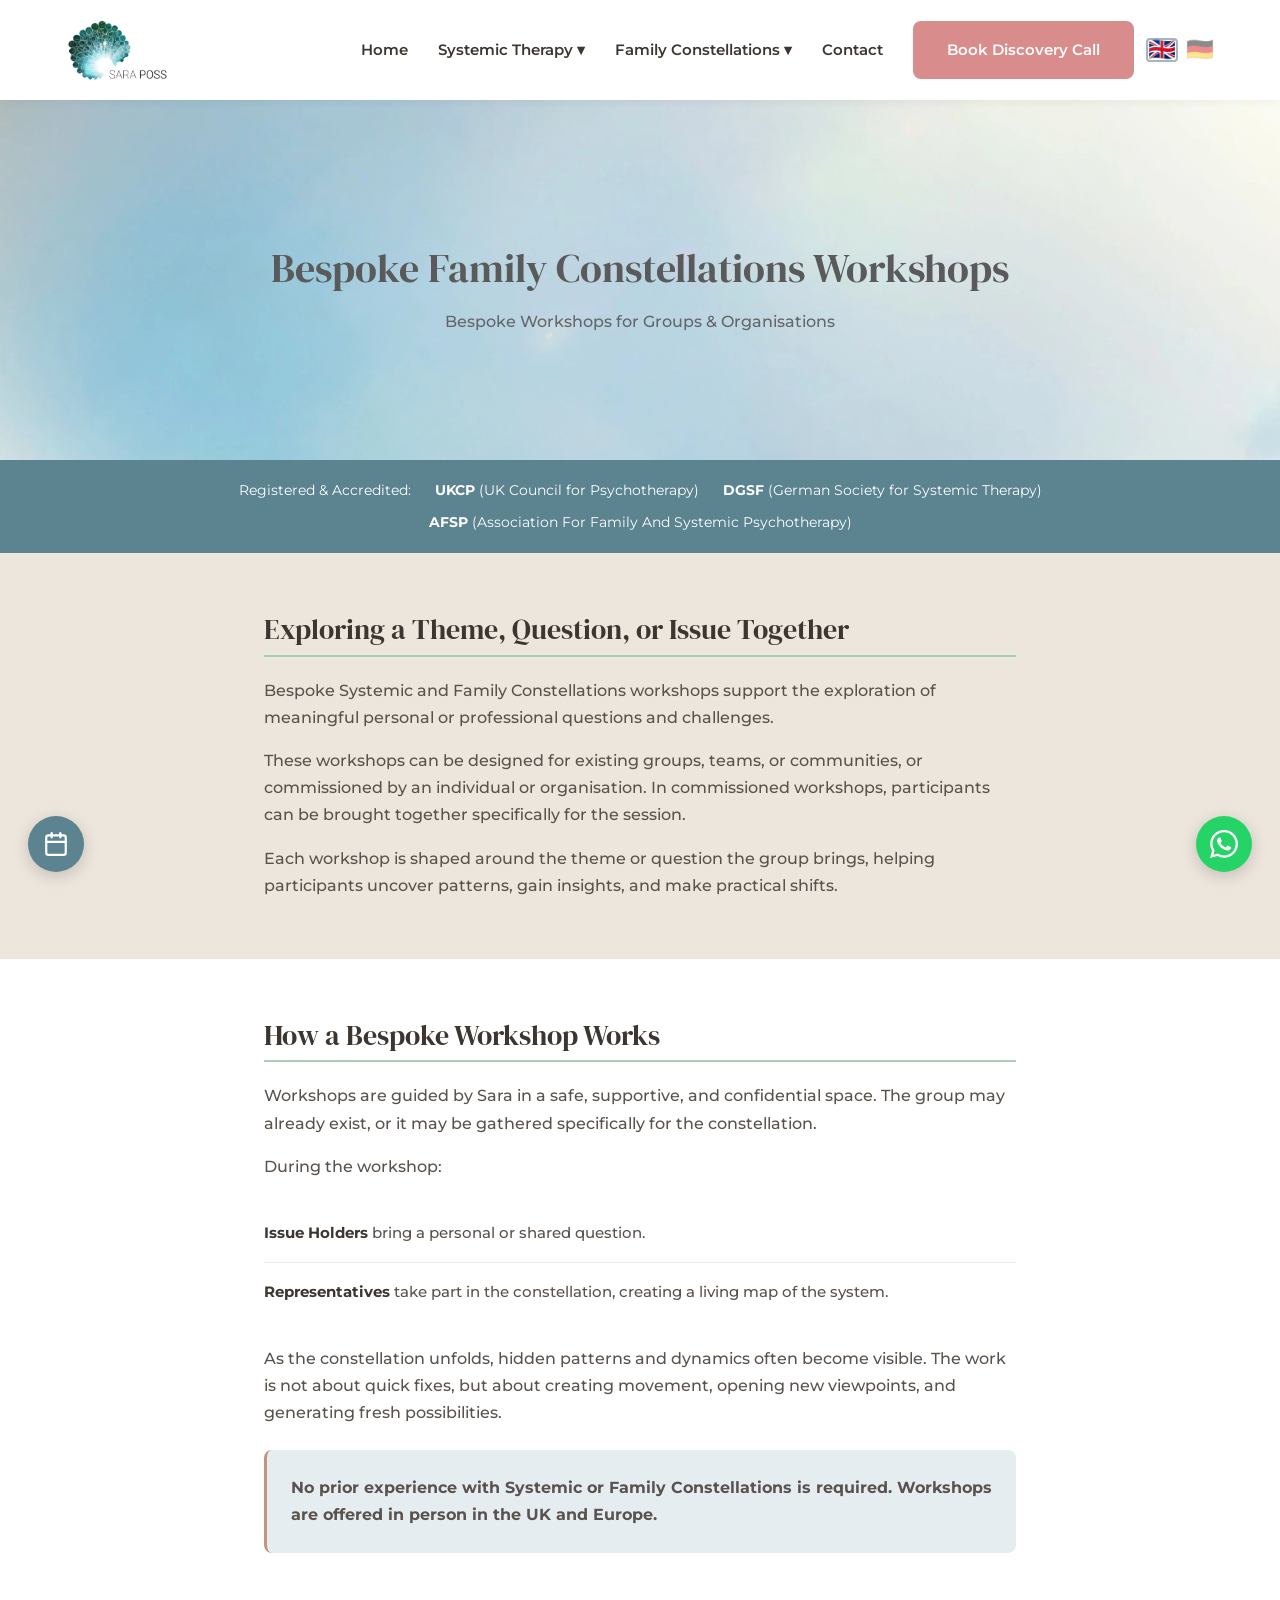
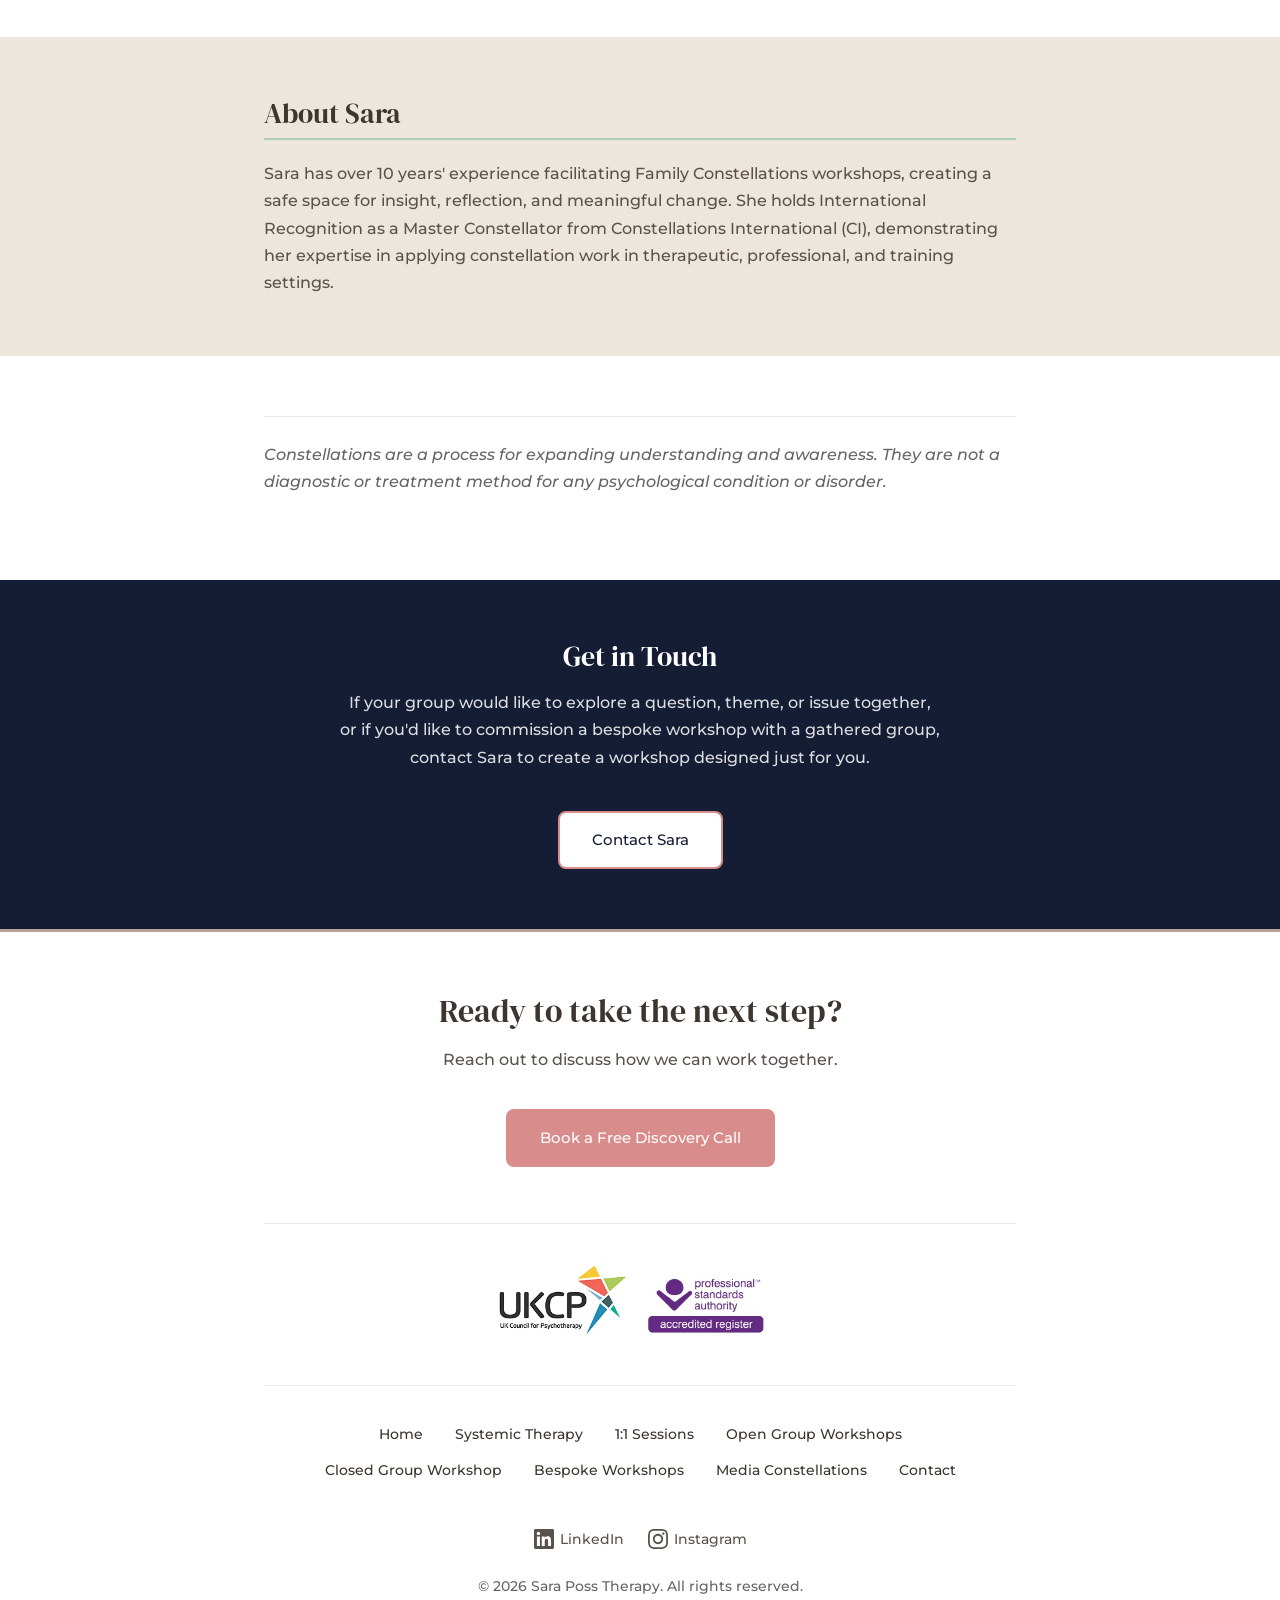
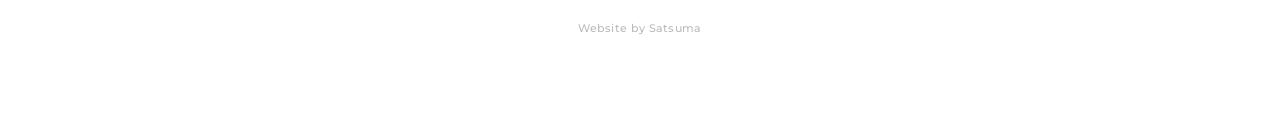
<file: bespoke-workshops.html>
<!DOCTYPE html>
<html lang="en">
<head>
    <meta charset="UTF-8">
    <meta name="viewport" content="width=device-width, initial-scale=1.0">
    <meta name="theme-color" content="#FFFFFF">
    <meta name="robots" content="index, follow, max-snippet:-1, max-image-preview:large, max-video-preview:-1">
    <title>Bespoke Family Constellations Workshops for Teams & Organisations | Sara Poss</title>
    <meta name="description" content="Bespoke systemic and Family Constellations workshops for teams and organisations, tailored to your question. Run across the UK and Europe.">
    <link rel="canonical" href="https://www.saraposs.com/bespoke-workshops">
    <link rel="alternate" hreflang="en" href="https://www.saraposs.com/bespoke-workshops">
    <link rel="alternate" hreflang="de" href="https://www.saraposs.com/bespoke-workshops">
    <link rel="alternate" hreflang="x-default" href="https://www.saraposs.com/bespoke-workshops">
    <link rel="icon" href="/favicon.ico" sizes="48x48">
    <link rel="icon" type="image/png" href="/favicon-96x96.png" sizes="96x96">
    <link rel="apple-touch-icon" href="/apple-touch-icon.png" sizes="180x180">
    <link rel="manifest" href="/site.webmanifest">
    <meta property="og:site_name" content="Sara Poss Therapy">
    <meta property="og:title" content="Bespoke Family Constellations Workshops for Teams & Organisations | Sara Poss">
    <meta property="og:description" content="Bespoke systemic and Family Constellations workshops for groups, teams, and organisations. Tailored to your theme. UK and Europe.">
    <meta property="og:type" content="website">
    <meta property="og:url" content="https://www.saraposs.com/bespoke-workshops">
    <meta property="og:image" content="https://www.saraposs.com/sara-photo.jpg">
    <meta property="og:image:width" content="700">
    <meta property="og:image:height" content="1050">
    <meta property="og:image:alt" content="Sara Poss, facilitating bespoke Family Constellations workshops">
    <meta property="og:locale" content="en_GB">
    <meta property="og:locale:alternate" content="de_DE">
    <meta name="twitter:card" content="summary_large_image">
    <meta name="twitter:title" content="Bespoke Workshops | Sara Poss Therapy">
    <meta name="twitter:description" content="Bespoke Family Constellations workshops for groups and organisations. UK and Europe.">
    <meta name="twitter:image" content="https://www.saraposs.com/sara-photo.jpg">
    <meta name="twitter:image:alt" content="Sara Poss, Bespoke Workshops">
    <link rel="dns-prefetch" href="https://wa.me">
    <link rel="preconnect" href="https://fonts.googleapis.com">
    <link rel="preconnect" href="https://fonts.gstatic.com" crossorigin>
    <link rel="preload" href="https://fonts.googleapis.com/css2?family=DM+Serif+Display&family=Montserrat:wght@400;500;600&display=swap" as="style" onload="this.onload=null;this.rel='stylesheet'">
    <noscript><link rel="stylesheet" href="https://fonts.googleapis.com/css2?family=DM+Serif+Display&family=Montserrat:wght@400;500;600&display=swap"></noscript>
    <link rel="stylesheet" href="styles.css?v=5">
    <link rel="stylesheet" href="nav.css?v=4">
    <link rel="preload" as="image" href="heroimage.webp" fetchpriority="high">
    <link rel="preload" href="/SaraPOSSLOGO.webp" as="image">

    <style>
        .container { max-width: 800px; }

        .example-card { background: #E6EDF0; padding: 28px; border-radius: 8px; border-left: 3px solid var(--accent-color); margin-bottom: 16px; }
        .example-card h3 { font-size: 1.1rem; font-family: var(--font-body); font-weight: 600; margin-bottom: 10px; }
        .example-card p { font-size: 0.95rem; margin: 0; }

        .process-list { list-style: none; padding: 0; margin: 1.5rem 0; }
        .process-list li { padding: 16px 0; border-bottom: 1px solid #E6EDF0; font-size: 0.95rem; line-height: 1.7; }
        .process-list li:last-child { border-bottom: none; }
        .process-list strong { color: var(--text-primary); }

        .cta-strip { background-color: #151d35; color: var(--white); padding: 60px 24px; text-align: center; }
        .cta-strip h2 { color: var(--white); font-size: 1.75rem; border-bottom: none; padding-bottom: 0; }
        .cta-strip p { color: rgba(255,255,255,0.85); max-width: 600px; margin: 0 auto 1.5rem; }
        .cta-strip .btn { background-color: var(--white); color: #151d35; }
        .cta-strip .btn:hover { background-color: rgba(255,255,255,0.9); }
    </style>
    <script type="application/ld+json">
    {
        "@context": "https://schema.org",
        "@graph": [
            {
                "@type": "BreadcrumbList",
                "itemListElement": [
                    { "@type": "ListItem", "position": 1, "name": "Home", "item": "https://www.saraposs.com/" },
                    { "@type": "ListItem", "position": 2, "name": "Family Constellations", "item": "https://www.saraposs.com/workshops" },
                    { "@type": "ListItem", "position": 3, "name": "Bespoke Workshops" }
                ]
            },
            {
                "@type": "WebPage",
                "@id": "https://www.saraposs.com/bespoke-workshops#webpage",
                "url": "https://www.saraposs.com/bespoke-workshops",
                "name": "Bespoke Workshops | Sara Poss Therapy",
                "description": "Bespoke systemic and Family Constellations workshops for groups, teams, and organisations. Tailored to your theme or question. UK and Europe.",
                "isPartOf": { "@id": "https://www.saraposs.com/#website" },
                "about": { "@id": "https://www.saraposs.com/bespoke-workshops#service" },
                "inLanguage": ["en", "de"]
            },
            {
                "@type": "Service",
                "@id": "https://www.saraposs.com/bespoke-workshops#service",
                "name": "Bespoke Workshops",
                "description": "Tailored systemic and Family Constellations workshops for groups, teams, and organisations. Facilitated by Sara Poss across the UK and Europe.",
                "provider": { "@id": "https://www.saraposs.com/#sara-poss" },
                "areaServed": [
                    { "@type": "Country", "name": "United Kingdom" },
                    { "@type": "Continent", "name": "Europe" }
                ]
            }
        ]
    }
    </script>
</head>
<body>
    <a href="#main-content" class="skip-link" data-i18n="skip_link">Skip to content</a>
    <div id="site-nav"></div>
    <script src="nav.js?v=5" defer></script>
    <script src="lang.js?v=14" defer></script>

    <main id="main-content">
        <section class="page-hero">
            <div class="container">
                <h1 data-i18n="page_bespoke_title">Bespoke Family Constellations Workshops</h1>
                <p class="tagline" data-i18n="page_bespoke_tagline">Bespoke Workshops for Groups & Organisations</p>
            </div>
        </section>

        <div class="trust-banner">
            <span data-i18n="trust_label">Registered & Accredited:</span>
            <span data-i18n="trust_ukcp"><strong>UKCP</strong> (UK Council for Psychotherapy)</span>
            <span data-i18n="trust_dgsf"><strong>DGSF</strong> (German Society for Systemic Therapy)</span>
            <span data-i18n="trust_affp"><strong>AFSP</strong> (Association For Family And Systemic Psychotherapy)</span>
        </div>

        <section class="content-section">
            <div class="container">
                <h2 data-i18n="b_theme_title">Exploring a Theme, Question, or Issue Together</h2>
                <p data-i18n="b_theme_p1">Bespoke Systemic and Family Constellations workshops support the exploration of meaningful personal or professional questions and challenges.</p>
                <p data-i18n="b_theme_p2">These workshops can be designed for existing groups, teams, or communities, or commissioned by an individual or organisation. In commissioned workshops, participants can be brought together specifically for the session.</p>
                <p data-i18n="b_theme_p3">Each workshop is shaped around the theme or question the group brings, helping participants uncover patterns, gain insights, and make practical shifts.</p>
            </div>
        </section>

        <section class="content-section">
            <div class="container">
                <h2 data-i18n="b_how_title">How a Bespoke Workshop Works</h2>
                <p data-i18n="b_how_p1">Workshops are guided by Sara in a safe, supportive, and confidential space. The group may already exist, or it may be gathered specifically for the constellation.</p>
                <p data-i18n="b_how_p2">During the workshop:</p>
                <ul class="process-list">
                    <li><strong data-i18n="b_how_holders">Issue Holders</strong> <span data-i18n="b_how_holders_desc">bring a personal or shared question.</span></li>
                    <li><strong data-i18n="b_how_reps">Representatives</strong> <span data-i18n="b_how_reps_desc">take part in the constellation, creating a living map of the system.</span></li>
                </ul>
                <p data-i18n="b_how_p3">As the constellation unfolds, hidden patterns and dynamics often become visible. The work is not about quick fixes, but about creating movement, opening new viewpoints, and generating fresh possibilities.</p>
                <div class="highlight">
                    <p><strong data-i18n="b_how_highlight">No prior experience with Systemic or Family Constellations is required. Workshops are offered in person in the UK and Europe.</strong></p>
                </div>
            </div>
        </section>

        <section class="content-section">
            <div class="container">
                <h2 data-i18n="about_heading">About Sara</h2>
                <p data-i18n="about_sara_bespoke">Sara is a systemic therapist with over ten years' experience facilitating Family Constellations workshops. She brings warmth, presence, and clarity to every session, creating a space where participants feel safe to explore, reflect, and discover.</p>
            </div>
        </section>

        <section class="content-section">
            <div class="container">
                <p class="constellations-disclaimer" data-i18n="constellations_disclaimer">Constellations are a process for expanding understanding and awareness. They are not a diagnostic or treatment method for any psychological condition or disorder.</p>
            </div>
        </section>

        <section class="cta-strip">
            <div class="container">
                <h2 data-i18n="get_in_touch">Get in Touch</h2>
                <p data-i18n="get_in_touch_text">If your group would like to explore a question, theme, or issue together, or if you'd like to commission a bespoke workshop with a gathered group, contact Sara to create a workshop designed just for you.</p>
                <a href="mailto:saraposs4@gmail.com" class="btn" data-i18n="contact_sara">Contact Sara</a>
            </div>
        </section>
    </main>

    <footer>
        <div class="container">
            <h3 data-i18n="footer_heading">Ready to take the next step?</h3>
            <p data-i18n="footer_text">Reach out to discuss how we can work together.</p>
            <a href="https://cal.com/sara-poss-gsi2tz/15min" class="btn footer-cta" target="_blank" rel="noopener noreferrer" data-i18n="footer_cta">Book a Free Discovery Call</a>

            <div class="accreditation-badges">
                <img src="UKCP.webp" alt="UKCP - UK Council for Psychotherapy, Professional Standards Authority Accredited Register" loading="lazy" decoding="async" width="500" height="143">
            </div>

            <nav class="footer-nav" aria-label="Footer navigation">
                <a href="/" class="footer-link" data-i18n="fnav_home">Home</a>
                <a href="/systemic-therapy" class="footer-link" data-i18n="fnav_systemic">Systemic Therapy</a>
                <a href="/1to1-sessions" class="footer-link" data-i18n="fnav_11_sessions">1:1 Sessions</a>
                <a href="/workshops" class="footer-link" data-i18n="nav_const_open">Open Group Workshops</a>
                <a href="/closed-group-workshop" class="footer-link" data-i18n="nav_const_closed">Closed Group Workshop</a>
                <a href="/bespoke-workshops" class="footer-link" data-i18n="nav_const_bespoke">Bespoke Workshops</a>
                <a href="/media-constellations" class="footer-link" data-i18n="nav_mc">Media Constellations</a>
                <a href="/contact" class="footer-link" data-i18n="fnav_contact">Contact</a>
            </nav>

            <div class="footer-social">
                <a href="https://www.linkedin.com/in/sara-poss/" target="_blank" rel="noopener noreferrer" aria-label="LinkedIn"><svg viewBox="0 0 24 24" fill="currentColor" aria-hidden="true"><path d="M20.447 20.452h-3.554v-5.569c0-1.328-.027-3.037-1.852-3.037-1.853 0-2.136 1.445-2.136 2.939v5.667H9.351V9h3.414v1.561h.046c.477-.9 1.637-1.85 3.37-1.85 3.601 0 4.267 2.37 4.267 5.455v6.286zM5.337 7.433c-1.144 0-2.063-.926-2.063-2.065 0-1.138.92-2.063 2.063-2.063 1.14 0 2.064.925 2.064 2.063 0 1.139-.925 2.065-2.064 2.065zm1.782 13.019H3.555V9h3.564v11.452zM22.225 0H1.771C.792 0 0 .774 0 1.729v20.542C0 23.227.792 24 1.771 24h20.451C23.2 24 24 23.227 24 22.271V1.729C24 .774 23.2 0 22.222 0h.003z"/></svg> LinkedIn</a>
                <a href="https://www.instagram.com/sara_and_therapy/" target="_blank" rel="noopener noreferrer" aria-label="Instagram"><svg viewBox="0 0 24 24" fill="currentColor" aria-hidden="true"><path d="M12 2.163c3.204 0 3.584.012 4.85.07 3.252.148 4.771 1.691 4.919 4.919.058 1.265.069 1.645.069 4.849 0 3.205-.012 3.584-.069 4.849-.149 3.225-1.664 4.771-4.919 4.919-1.266.058-1.644.07-4.85.07-3.204 0-3.584-.012-4.849-.07-3.26-.149-4.771-1.699-4.919-4.92-.058-1.265-.07-1.644-.07-4.849 0-3.204.013-3.583.07-4.849.149-3.227 1.664-4.771 4.919-4.919 1.266-.057 1.645-.069 4.849-.069zm0-2.163c-3.259 0-3.667.014-4.947.072-4.358.2-6.78 2.618-6.98 6.98-.059 1.281-.073 1.689-.073 4.948 0 3.259.014 3.668.072 4.948.2 4.358 2.618 6.78 6.98 6.98 1.281.058 1.689.072 4.948.072 3.259 0 3.668-.014 4.948-.072 4.354-.2 6.782-2.618 6.979-6.98.059-1.28.073-1.689.073-4.948 0-3.259-.014-3.667-.072-4.947-.196-4.354-2.617-6.78-6.979-6.98-1.281-.059-1.69-.073-4.949-.073zm0 5.838c-3.403 0-6.162 2.759-6.162 6.162s2.759 6.163 6.162 6.163 6.162-2.759 6.162-6.163c0-3.403-2.759-6.162-6.162-6.162zm0 10.162c-2.209 0-4-1.79-4-4 0-2.209 1.791-4 4-4s4 1.791 4 4c0 2.21-1.791 4-4 4zm6.406-11.845c-.796 0-1.441.645-1.441 1.44s.645 1.44 1.441 1.44c.795 0 1.439-.645 1.439-1.44s-.644-1.44-1.439-1.44z"/></svg> Instagram</a>
            </div>

            <div class="footer-legal">
                <p data-i18n="footer_legal">&copy; 2026 Sara Poss Therapy. All rights reserved.</p>
                <p class="footer-credit">Website by <a href="https://satsuma.studio/" target="_blank" rel="noopener noreferrer">Satsuma</a></p>
            </div>
        </div>
    </footer>

    <a id="wa-link" href="https://wa.me/447903539734?text=Hi%20Sara%2C%20I%20found%20your%20website%20and%20I%E2%80%99d%20love%20to%20find%20out%20more." class="whatsapp-float pulse" target="_blank" rel="noopener noreferrer" aria-label="Message Sara on WhatsApp">
        <span class="tooltip" data-i18n="wa_tooltip">Message Sara on WhatsApp</span>
        <svg viewBox="0 0 24 24" xmlns="http://www.w3.org/2000/svg"><path d="M17.472 14.382c-.297-.149-1.758-.867-2.03-.967-.273-.099-.471-.148-.67.15-.197.297-.767.966-.94 1.164-.173.199-.347.223-.644.075-.297-.15-1.255-.463-2.39-1.475-.883-.788-1.48-1.761-1.653-2.059-.173-.297-.018-.458.13-.606.134-.133.298-.347.446-.52.149-.174.198-.298.298-.497.099-.198.05-.371-.025-.52-.075-.149-.669-1.612-.916-2.207-.242-.579-.487-.5-.669-.51-.173-.008-.371-.01-.57-.01-.198 0-.52.074-.792.372-.272.297-1.04 1.016-1.04 2.479 0 1.462 1.065 2.875 1.213 3.074.149.198 2.096 3.2 5.077 4.487.709.306 1.262.489 1.694.625.712.227 1.36.195 1.871.118.571-.085 1.758-.719 2.006-1.413.248-.694.248-1.289.173-1.413-.074-.124-.272-.198-.57-.347m-5.421 7.403h-.004a9.87 9.87 0 01-5.031-1.378l-.361-.214-3.741.982.998-3.648-.235-.374a9.86 9.86 0 01-1.51-5.26c.001-5.45 4.436-9.884 9.888-9.884 2.64 0 5.122 1.03 6.988 2.898a9.825 9.825 0 012.893 6.994c-.003 5.45-4.437 9.884-9.885 9.884m8.413-18.297A11.815 11.815 0 0012.05 0C5.495 0 .16 5.335.157 11.892c0 2.096.547 4.142 1.588 5.945L.057 24l6.305-1.654a11.882 11.882 0 005.683 1.448h.005c6.554 0 11.89-5.335 11.893-11.893a11.821 11.821 0 00-3.48-8.413z"/></svg>
    </a>

    <script src="events-float.js?v=11" defer></script>
</body>
</html>
</file>
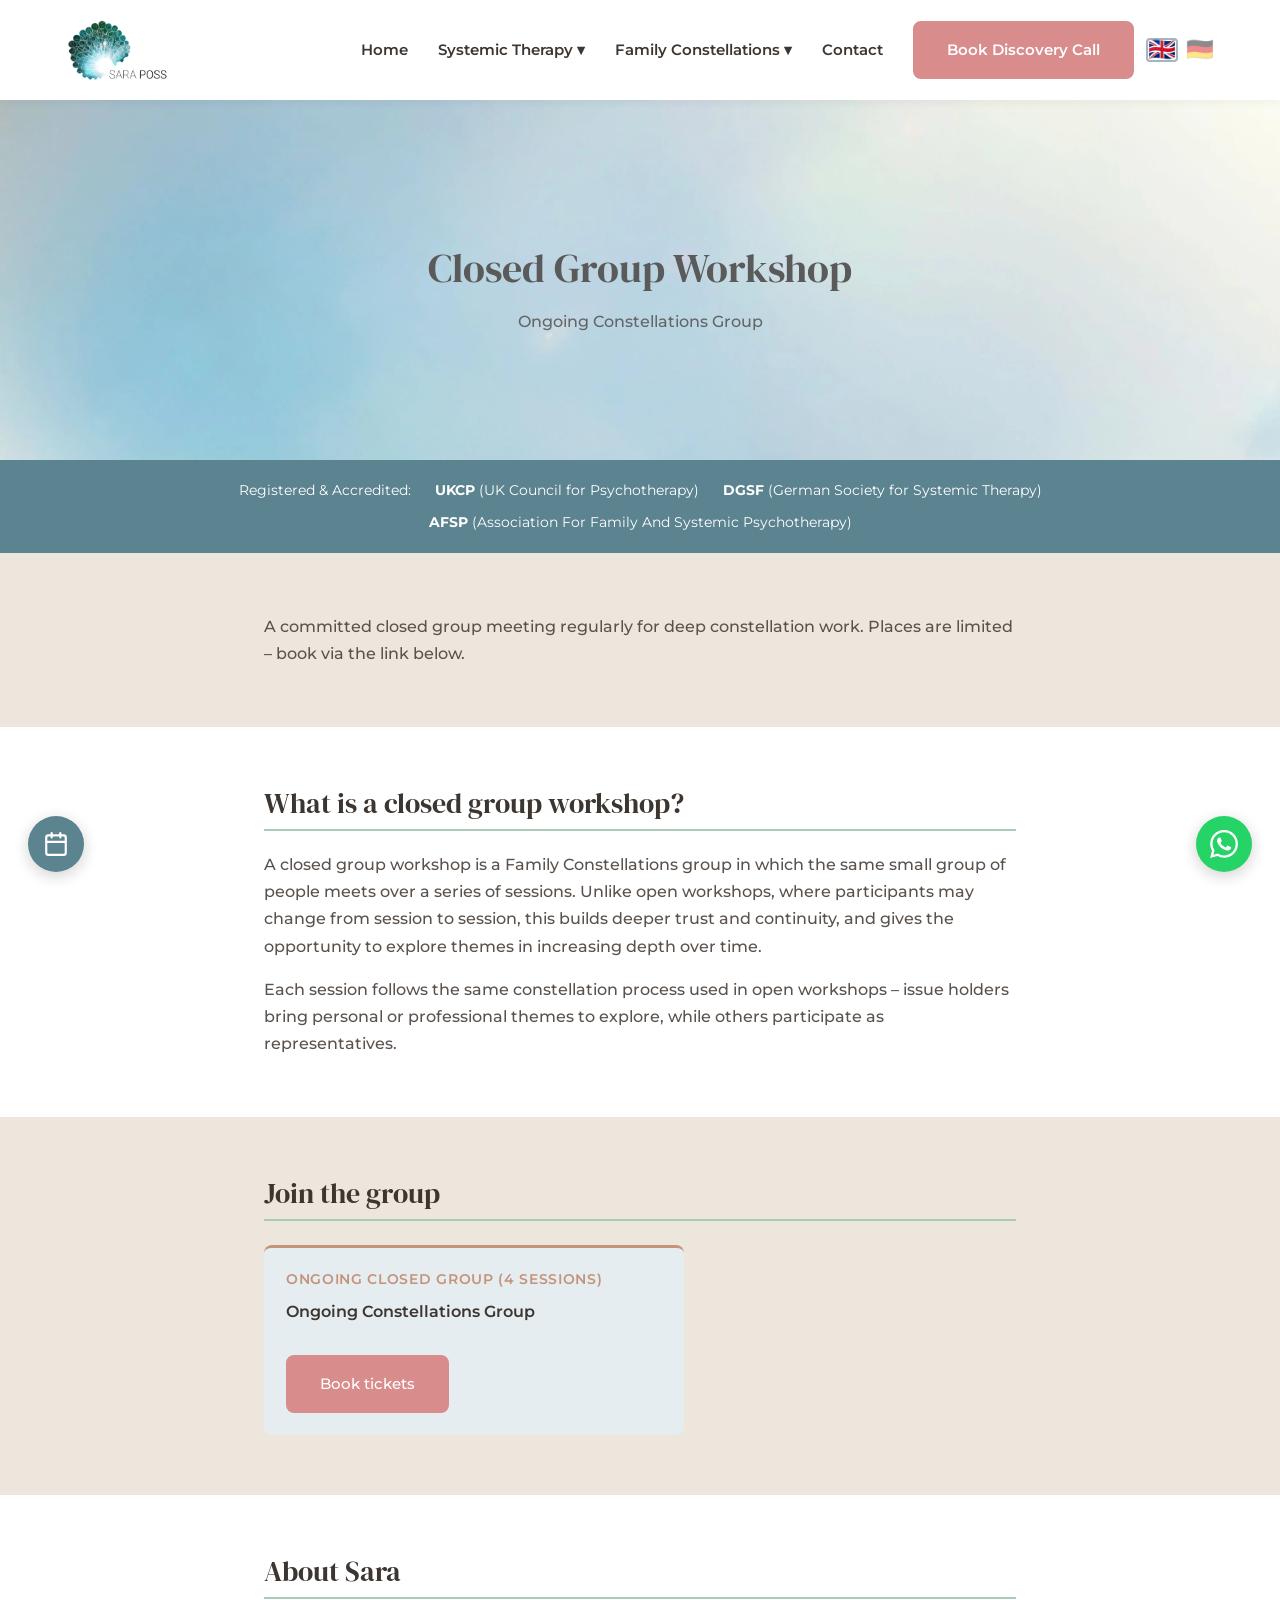
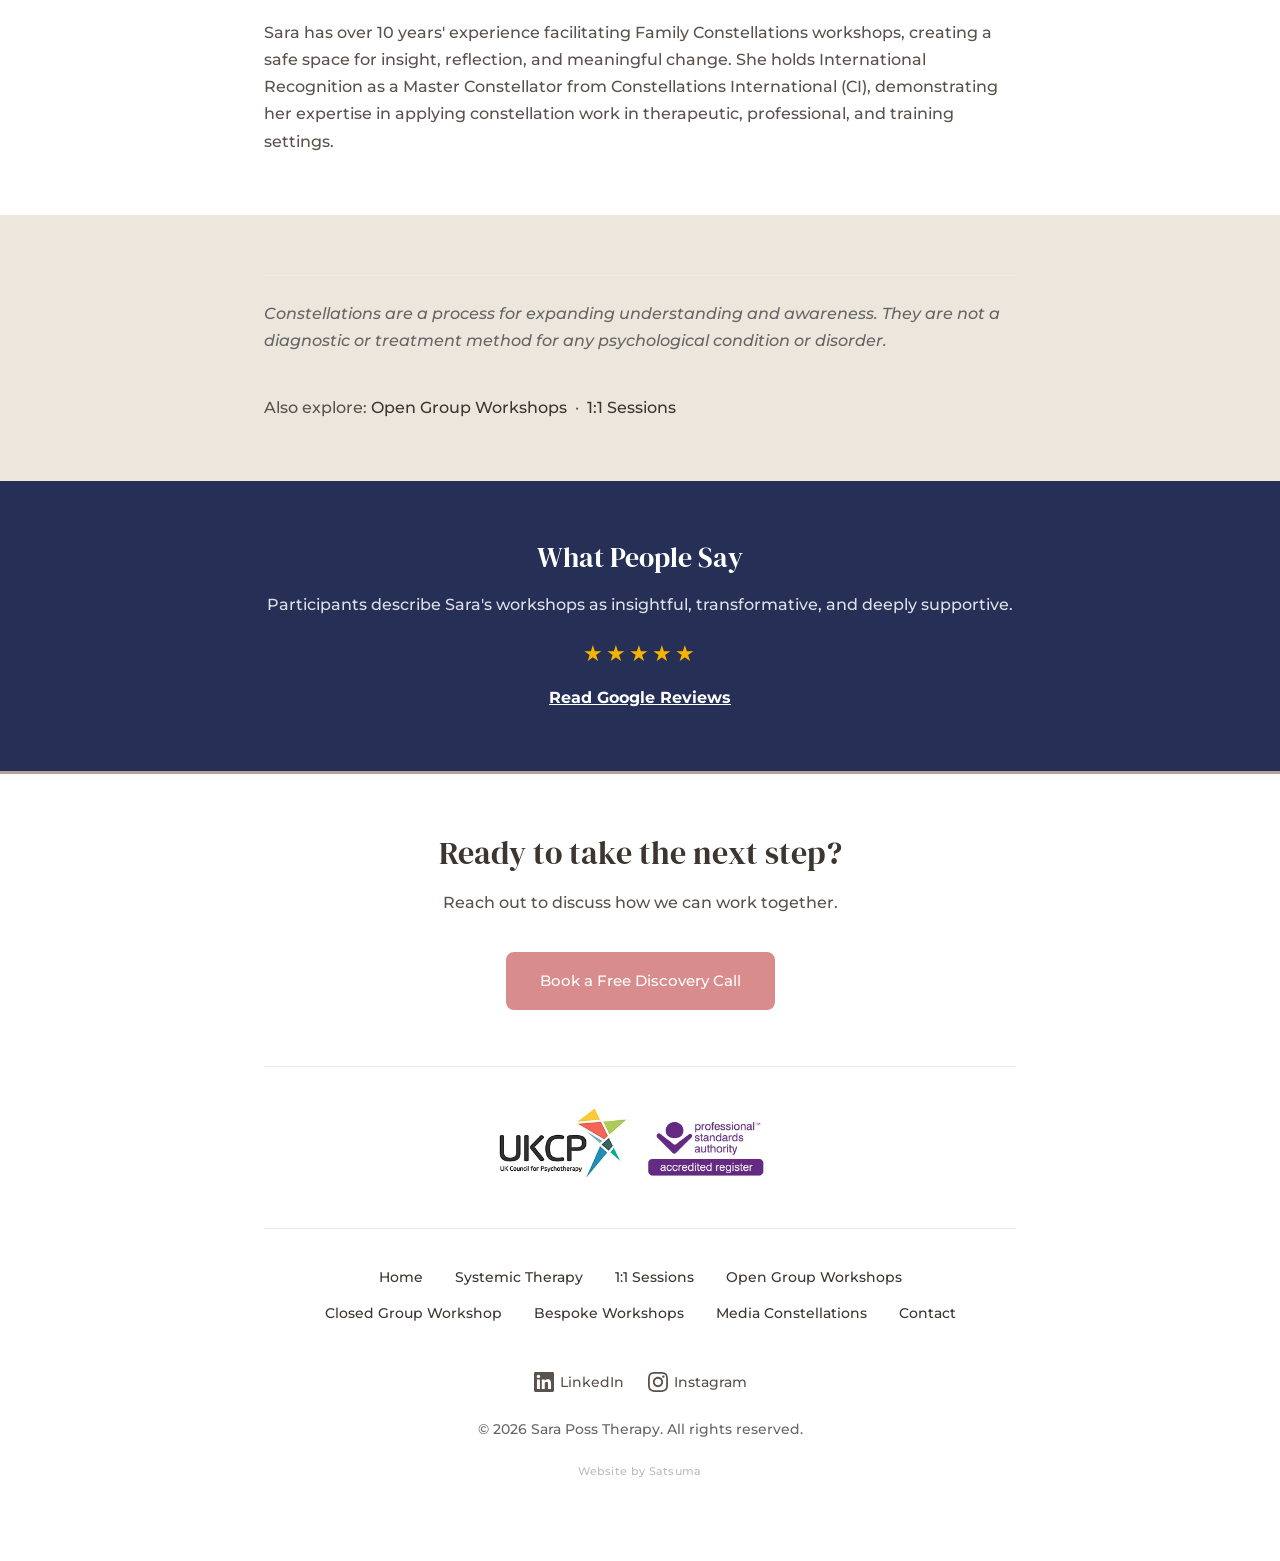
<file: closed-group-workshop.html>
<!DOCTYPE html>
<html lang="en">
<head>
    <meta charset="UTF-8">
    <meta name="viewport" content="width=device-width, initial-scale=1.0">
    <meta name="theme-color" content="#FFFFFF">
    <meta name="robots" content="index, follow, max-snippet:-1, max-image-preview:large, max-video-preview:-1">
    <title>Closed Group Workshop | Ongoing Constellations Group | Sara Poss Therapy</title>
    <meta name="description" content="Sara Poss's Ongoing Constellations Group: a committed closed group for deep Family Constellations work, with regular sessions in a safe space.">
    <link rel="canonical" href="https://www.saraposs.com/closed-group-workshop">
    <link rel="alternate" hreflang="en" href="https://www.saraposs.com/closed-group-workshop">
    <link rel="alternate" hreflang="de" href="https://www.saraposs.com/closed-group-workshop">
    <link rel="alternate" hreflang="x-default" href="https://www.saraposs.com/closed-group-workshop">
    <link rel="icon" href="/favicon.ico" sizes="48x48">
    <link rel="icon" type="image/png" href="/favicon-96x96.png" sizes="96x96">
    <link rel="apple-touch-icon" href="/apple-touch-icon.png" sizes="180x180">
    <link rel="manifest" href="/site.webmanifest">
    <meta property="og:site_name" content="Sara Poss Therapy">
    <meta property="og:title" content="Closed Group Workshop | Ongoing Constellations Group | Sara Poss Therapy">
    <meta property="og:description" content="A committed closed group for deep Family Constellations work with Sara Poss. Regular sessions in a safe, supportive space.">
    <meta property="og:type" content="website">
    <meta property="og:url" content="https://www.saraposs.com/closed-group-workshop">
    <meta property="og:image" content="https://www.saraposs.com/sara-photo.jpg">
    <meta property="og:image:width" content="700">
    <meta property="og:image:height" content="1050">
    <meta property="og:image:alt" content="Sara Poss, Family Constellations facilitator">
    <meta property="og:locale" content="en_GB">
    <meta property="og:locale:alternate" content="de_DE">
    <meta name="twitter:card" content="summary_large_image">
    <meta name="twitter:title" content="Closed Group Workshop | Sara Poss Therapy">
    <meta name="twitter:description" content="Ongoing Constellations Group – a committed closed group for deep constellation work with Sara Poss.">
    <meta name="twitter:image" content="https://www.saraposs.com/sara-photo.jpg">
    <meta name="twitter:image:alt" content="Sara Poss, Closed Group Workshop">
    <link rel="dns-prefetch" href="https://wa.me">
    <link rel="preconnect" href="https://fonts.googleapis.com">
    <link rel="preconnect" href="https://fonts.gstatic.com" crossorigin>
    <link rel="preload" href="https://fonts.googleapis.com/css2?family=DM+Serif+Display&family=Montserrat:wght@400;500;600&display=swap" as="style" onload="this.onload=null;this.rel='stylesheet'">
    <noscript><link rel="stylesheet" href="https://fonts.googleapis.com/css2?family=DM+Serif+Display&family=Montserrat:wght@400;500;600&display=swap"></noscript>
    <link rel="stylesheet" href="styles.css?v=5">
    <link rel="stylesheet" href="nav.css?v=4">
    <link rel="preload" as="image" href="heroimage.webp" fetchpriority="high">
    <link rel="preload" href="/SaraPOSSLOGO.webp" as="image">

    <style>
        .container { max-width: 800px; }
        .workshop-event-card { background: #E6EDF0; border-top: 3px solid var(--accent-color); border-radius: 8px; padding: 20px 22px 22px; display: flex; flex-direction: column; gap: 10px; max-width: 420px; margin-top: 1.5rem; }
        .workshop-event-date-badge--ongoing { display: flex; align-items: center; }
        .date-ongoing { font-size: 0.85rem; font-weight: 600; font-family: var(--font-body); color: var(--accent-color); text-transform: uppercase; letter-spacing: 0.05em; }
        .workshop-event-name { font-weight: 600; font-size: 0.95rem; margin: 0; color: var(--text-primary); line-height: 1.4; }
        .workshop-event-btn { margin-top: 6px; align-self: flex-start; }
        .also-explore { font-size: 0.9rem; color: var(--text-secondary); margin-bottom: 0; }
        .testimonials-strip { background-color: #263056; color: var(--white); padding: 60px 24px; text-align: center; }
        .testimonials-strip h2 { color: var(--white); font-size: 1.75rem; border-bottom: none; padding-bottom: 0; }
        .testimonials-strip p { color: rgba(255,255,255,0.85); }
        .testimonials-strip .stars { font-size: 1.4rem; color: #F4B400; letter-spacing: 3px; margin-top: 1rem; }
        .testimonials-strip .google-link { color: var(--white); text-decoration: underline; font-weight: 700; margin-top: 12px; display: inline-block; }
        .testimonials-strip .google-link:hover { color: var(--white); }
    </style>
    <script type="application/ld+json">
    {
        "@context": "https://schema.org",
        "@graph": [
            {
                "@type": "BreadcrumbList",
                "itemListElement": [
                    { "@type": "ListItem", "position": 1, "name": "Home", "item": "https://www.saraposs.com/" },
                    { "@type": "ListItem", "position": 2, "name": "Family Constellations", "item": "https://www.saraposs.com/workshops" },
                    { "@type": "ListItem", "position": 3, "name": "Closed Group Workshop" }
                ]
            },
            {
                "@type": "WebPage",
                "@id": "https://www.saraposs.com/closed-group-workshop#webpage",
                "url": "https://www.saraposs.com/closed-group-workshop",
                "name": "Closed Group Workshop | Sara Poss Therapy",
                "description": "Ongoing Constellations Group – a committed closed group for deep Family Constellations work with Sara Poss.",
                "isPartOf": { "@id": "https://www.saraposs.com/#website" },
                "about": { "@id": "https://www.saraposs.com/closed-group-workshop#service" },
                "inLanguage": ["en", "de"]
            },
            {
                "@type": "Service",
                "@id": "https://www.saraposs.com/closed-group-workshop#service",
                "name": "Ongoing Constellations Group",
                "description": "A committed closed group meeting regularly for deep Family Constellations work in a safe, supportive space.",
                "provider": { "@id": "https://www.saraposs.com/#sara-poss" },
                "areaServed": [
                    { "@type": "City", "name": "London" },
                    { "@type": "AdministrativeArea", "name": "North London" }
                ],
                "offers": {
                    "@type": "Offer",
                    "url": "https://buytickets.at/sarapossconstellations/2288447",
                    "availability": "https://schema.org/InStock"
                }
            }
        ]
    }
    </script>
</head>
<body>
    <a href="#main-content" class="skip-link" data-i18n="skip_link">Skip to content</a>
    <div id="site-nav"></div>
    <script src="nav.js?v=5" defer></script>
    <script src="lang.js?v=14" defer></script>

    <main id="main-content">
        <section class="page-hero">
            <div class="container">
                <h1 data-i18n="page_closed_title">Closed Group Workshop</h1>
                <p class="tagline" data-i18n="page_closed_tagline">Ongoing Constellations Group</p>
            </div>
        </section>

        <div class="trust-banner">
            <span data-i18n="trust_label">Registered & Accredited:</span>
            <span data-i18n="trust_ukcp"><strong>UKCP</strong> (UK Council for Psychotherapy)</span>
            <span data-i18n="trust_dgsf"><strong>DGSF</strong> (German Society for Systemic Therapy)</span>
            <span data-i18n="trust_affp"><strong>AFSP</strong> (Association For Family And Systemic Psychotherapy)</span>
        </div>

        <section class="content-section">
            <div class="container">
                <p data-i18n="w_closed_group_desc">A committed closed group meeting regularly for deep constellation work. Places are limited – book via the link below.</p>
            </div>
        </section>

        <section class="content-section">
            <div class="container">
                <h2 data-i18n="cg_about_title">What is a closed group workshop?</h2>
                <p data-i18n="cg_about_p">A closed group workshop is a Family Constellations group in which the same small group of people meets over a series of sessions. Unlike open workshops, where participants may change from session to session, this builds deeper trust and continuity, and gives the opportunity to explore themes in increasing depth over time.</p>
                <p data-i18n="cg_about_p2">Each session follows the same constellation process used in open workshops – issue holders bring personal or professional themes to explore, while others participate as representatives.</p>
            </div>
        </section>

        <section class="content-section">
            <div class="container">
                <h2 data-i18n="cg_join_title">Join the group</h2>
                <div class="workshop-event-card">
                    <div class="workshop-event-date-badge workshop-event-date-badge--ongoing">
                        <span class="date-ongoing" data-i18n="events3_meta">Ongoing closed group (4 sessions)</span>
                    </div>
                    <p class="workshop-event-name" data-i18n="events3_title">Ongoing Constellations Group</p>
                    <a href="https://buytickets.at/sarapossconstellations/2288447" target="_blank" rel="noopener noreferrer" class="btn workshop-event-btn" data-i18n="events_btn">Book tickets</a>
                </div>
            </div>
        </section>

        <section class="content-section">
            <div class="container">
                <h2 data-i18n="about_heading">About Sara</h2>
                <p data-i18n="about_sara_bio">Sara is a systemic therapist with over ten years' experience supporting individuals, couples, and families. She has facilitated many Family Constellations workshops, creating a safe, grounded space where insight, reflection, and growth can naturally emerge.</p>
            </div>
        </section>

        <section class="content-section">
            <div class="container">
                <p class="constellations-disclaimer" data-i18n="constellations_disclaimer">Constellations are a process for expanding understanding and awareness. They are not a diagnostic or treatment method for any psychological condition or disorder.</p>
                <p class="also-explore" data-i18n="cg_also_explore">Also explore: <a href="/workshops">Open Group Workshops</a> &nbsp;·&nbsp; <a href="/1to1-sessions">1:1 Sessions</a></p>
            </div>
        </section>

        <section class="testimonials-strip">
            <div class="container">
                <h2 data-i18n="what_people_say">What People Say</h2>
                <p data-i18n="workshops_testimonial">Participants describe Sara's workshops as insightful, transformative, and deeply supportive.</p>
                <div class="stars" aria-label="5 out of 5 stars">★★★★★</div>
                <a href="https://www.google.com/maps/place/Sara+Poss/@51.5616846,-0.1527593,17z/data=!3m1!4b1!4m6!3m5!1s0x48761aed49518393:0x548b2e8b683819a8!8m2!3d51.5616813!4d-0.1501844!16s%2Fg%2F11cmh_vn5y?entry=ttu" class="google-link" target="_blank" rel="noopener noreferrer" data-i18n="read_google_reviews">Read Google Reviews</a>
            </div>
        </section>
    </main>

    <footer>
        <div class="container">
            <h3 data-i18n="footer_heading">Ready to take the next step?</h3>
            <p data-i18n="footer_text">Reach out to discuss how we can work together.</p>
            <a href="https://cal.com/sara-poss-gsi2tz/15min" class="btn footer-cta" target="_blank" rel="noopener noreferrer" data-i18n="footer_cta">Book a Free Discovery Call</a>

            <div class="accreditation-badges">
                <img src="UKCP.webp" alt="UKCP - UK Council for Psychotherapy, Professional Standards Authority Accredited Register" loading="lazy" decoding="async" width="500" height="143">
            </div>

            <nav class="footer-nav" aria-label="Footer navigation">
                <a href="/" class="footer-link" data-i18n="fnav_home">Home</a>
                <a href="/systemic-therapy" class="footer-link" data-i18n="fnav_systemic">Systemic Therapy</a>
                <a href="/1to1-sessions" class="footer-link" data-i18n="fnav_11_sessions">1:1 Sessions</a>
                <a href="/workshops" class="footer-link" data-i18n="nav_const_open">Open Group Workshops</a>
                <a href="/closed-group-workshop" class="footer-link" data-i18n="nav_const_closed">Closed Group Workshop</a>
                <a href="/bespoke-workshops" class="footer-link" data-i18n="nav_const_bespoke">Bespoke Workshops</a>
                <a href="/media-constellations" class="footer-link" data-i18n="nav_mc">Media Constellations</a>
                <a href="/contact" class="footer-link" data-i18n="fnav_contact">Contact</a>
            </nav>

            <div class="footer-social">
                <a href="https://www.linkedin.com/in/sara-poss/" target="_blank" rel="noopener noreferrer" aria-label="LinkedIn"><svg viewBox="0 0 24 24" fill="currentColor" aria-hidden="true"><path d="M20.447 20.452h-3.554v-5.569c0-1.328-.027-3.037-1.852-3.037-1.853 0-2.136 1.445-2.136 2.939v5.667H9.351V9h3.414v1.561h.046c.477-.9 1.637-1.85 3.37-1.85 3.601 0 4.267 2.37 4.267 5.455v6.286zM5.337 7.433c-1.144 0-2.063-.926-2.063-2.065 0-1.138.92-2.063 2.063-2.063 1.14 0 2.064.925 2.064 2.063 0 1.139-.925 2.065-2.064 2.065zm1.782 13.019H3.555V9h3.564v11.452zM22.225 0H1.771C.792 0 0 .774 0 1.729v20.542C0 23.227.792 24 1.771 24h20.451C23.2 24 24 23.227 24 22.271V1.729C24 .774 23.2 0 22.222 0h.003z"/></svg> LinkedIn</a>
                <a href="https://www.instagram.com/sara_and_therapy/" target="_blank" rel="noopener noreferrer" aria-label="Instagram"><svg viewBox="0 0 24 24" fill="currentColor" aria-hidden="true"><path d="M12 2.163c3.204 0 3.584.012 4.85.07 3.252.148 4.771 1.691 4.919 4.919.058 1.265.069 1.645.069 4.849 0 3.205-.012 3.584-.069 4.849-.149 3.225-1.664 4.771-4.919 4.919-1.266.058-1.644.07-4.85.07-3.204 0-3.584-.012-4.849-.07-3.26-.149-4.771-1.699-4.919-4.92-.058-1.265-.07-1.644-.07-4.849 0-3.204.013-3.583.07-4.849.149-3.227 1.664-4.771 4.919-4.919 1.266-.057 1.645-.069 4.849-.069zm0-2.163c-3.259 0-3.667.014-4.947.072-4.358.2-6.78 2.618-6.98 6.98-.059 1.281-.073 1.689-.073 4.948 0 3.259.014 3.668.072 4.948.2 4.358 2.618 6.78 6.98 6.98 1.281.058 1.689.072 4.948.072 3.259 0 3.668-.014 4.948-.072 4.354-.2 6.782-2.618 6.979-6.98.059-1.28.073-1.689.073-4.948 0-3.259-.014-3.667-.072-4.947-.196-4.354-2.617-6.78-6.979-6.98-1.281-.059-1.69-.073-4.949-.073zm0 5.838c-3.403 0-6.162 2.759-6.162 6.162s2.759 6.163 6.162 6.163 6.162-2.759 6.162-6.163c0-3.403-2.759-6.162-6.162-6.162zm0 10.162c-2.209 0-4-1.79-4-4 0-2.209 1.791-4 4-4s4 1.791 4 4c0 2.21-1.791 4-4 4zm6.406-11.845c-.796 0-1.441.645-1.441 1.44s.645 1.44 1.441 1.44c.795 0 1.439-.645 1.439-1.44s-.644-1.44-1.439-1.44z"/></svg> Instagram</a>
            </div>

            <div class="footer-legal">
                <p data-i18n="footer_legal">&copy; 2026 Sara Poss Therapy. All rights reserved.</p>
                <p class="footer-credit">Website by <a href="https://satsuma.studio/" target="_blank" rel="noopener noreferrer">Satsuma</a></p>
            </div>
        </div>
    </footer>

    <a id="wa-link" href="https://wa.me/447903539734?text=Hi%20Sara%2C%20I%20found%20your%20website%20and%20I%E2%80%99d%20love%20to%20find%20out%20more." class="whatsapp-float pulse" target="_blank" rel="noopener noreferrer" aria-label="Message Sara on WhatsApp">
        <span class="tooltip" data-i18n="wa_tooltip">Message Sara on WhatsApp</span>
        <svg viewBox="0 0 24 24" xmlns="http://www.w3.org/2000/svg"><path d="M17.472 14.382c-.297-.149-1.758-.867-2.03-.967-.273-.099-.471-.148-.67.15-.197.297-.767.966-.94 1.164-.173.199-.347.223-.644.075-.297-.15-1.255-.463-2.39-1.475-.883-.788-1.48-1.761-1.653-2.059-.173-.297-.018-.458.13-.606.134-.133.298-.347.446-.52.149-.174.198-.298.298-.497.099-.198.05-.371-.025-.52-.075-.149-.669-1.612-.916-2.207-.242-.579-.487-.5-.669-.51-.173-.008-.371-.01-.57-.01-.198 0-.52.074-.792.372-.272.297-1.04 1.016-1.04 2.479 0 1.462 1.065 2.875 1.213 3.074.149.198 2.096 3.2 5.077 4.487.709.306 1.262.489 1.694.625.712.227 1.36.195 1.871.118.571-.085 1.758-.719 2.006-1.413.248-.694.248-1.289.173-1.413-.074-.124-.272-.198-.57-.347m-5.421 7.403h-.004a9.87 9.87 0 01-5.031-1.378l-.361-.214-3.741.982.998-3.648-.235-.374a9.86 9.86 0 01-1.51-5.26c.001-5.45 4.436-9.884 9.888-9.884 2.64 0 5.122 1.03 6.988 2.898a9.825 9.825 0 012.893 6.994c-.003 5.45-4.437 9.884-9.885 9.884m8.413-18.297A11.815 11.815 0 0012.05 0C5.495 0 .16 5.335.157 11.892c0 2.096.547 4.142 1.588 5.945L.057 24l6.305-1.654a11.882 11.882 0 005.683 1.448h.005c6.554 0 11.89-5.335 11.893-11.893a11.821 11.821 0 00-3.48-8.413z"/></svg>
    </a>

    <script src="events-float.js?v=11" defer></script>
</body>
</html>
</file>
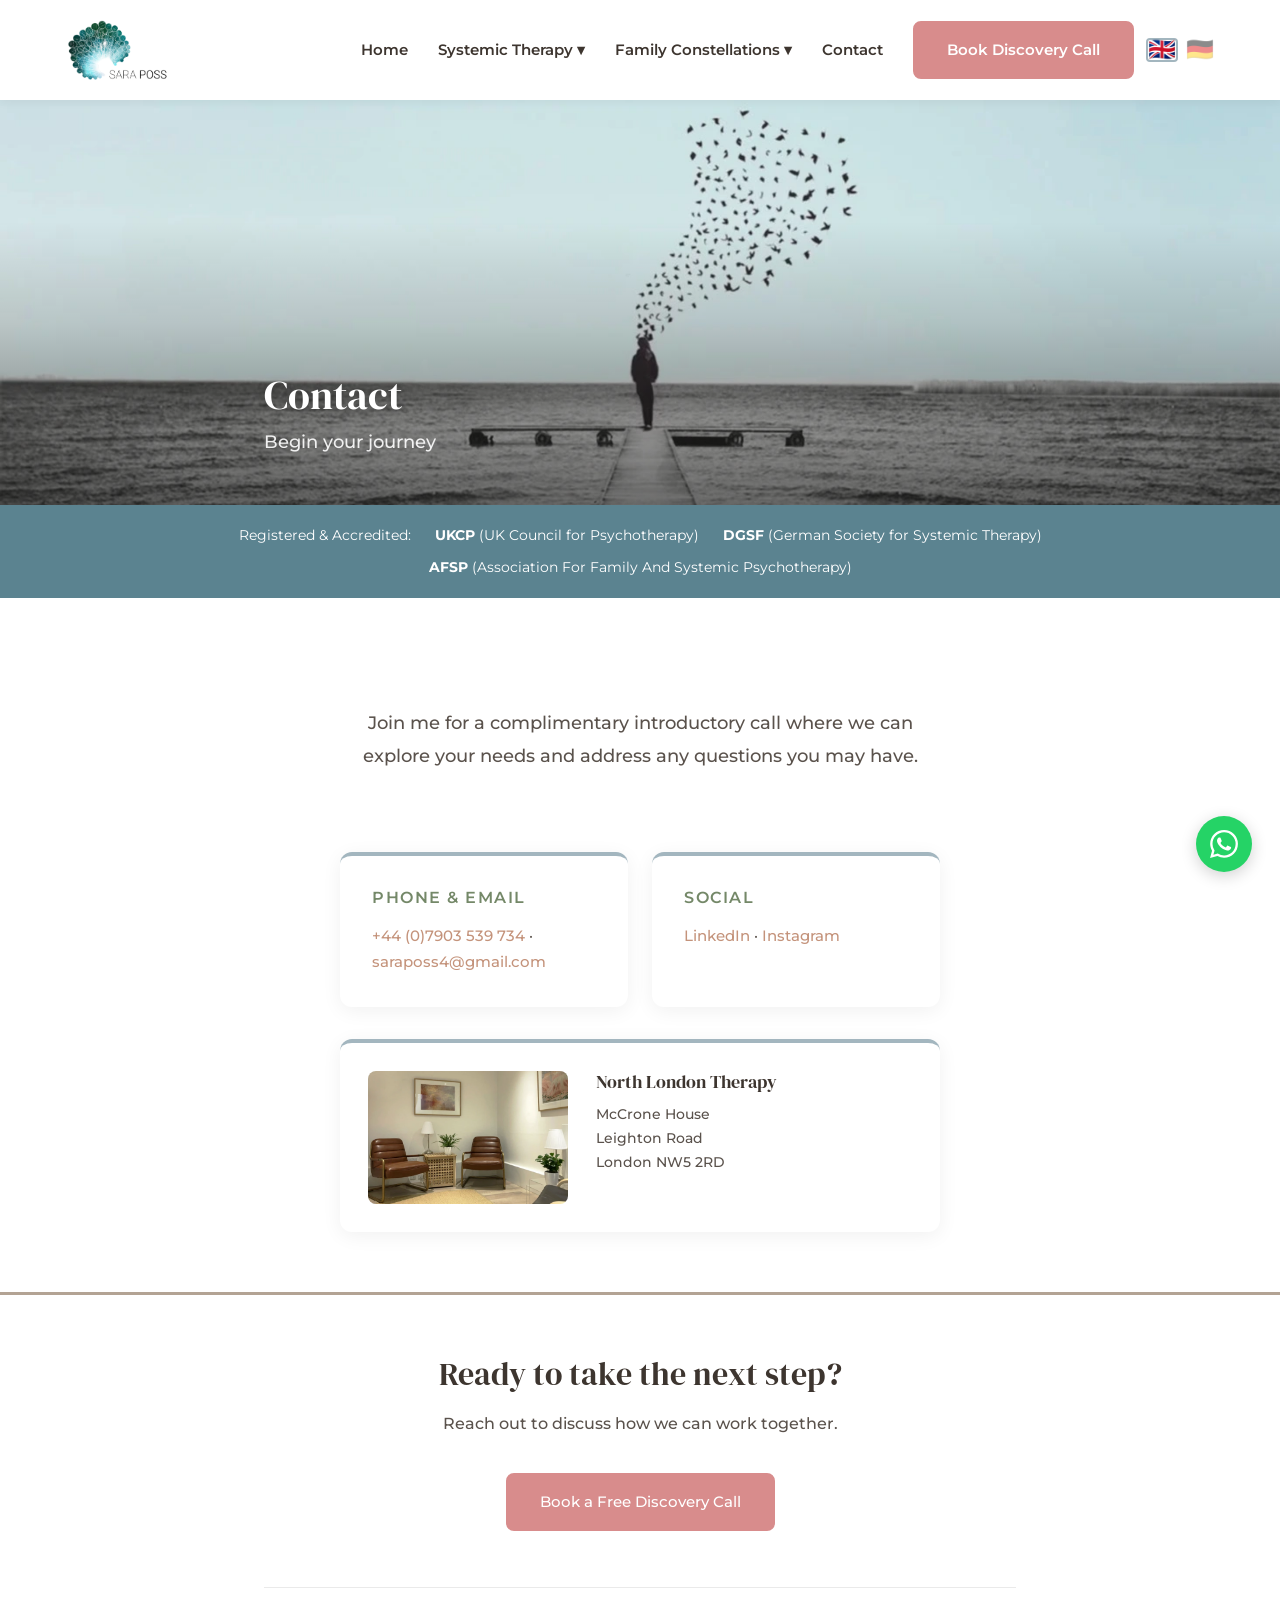
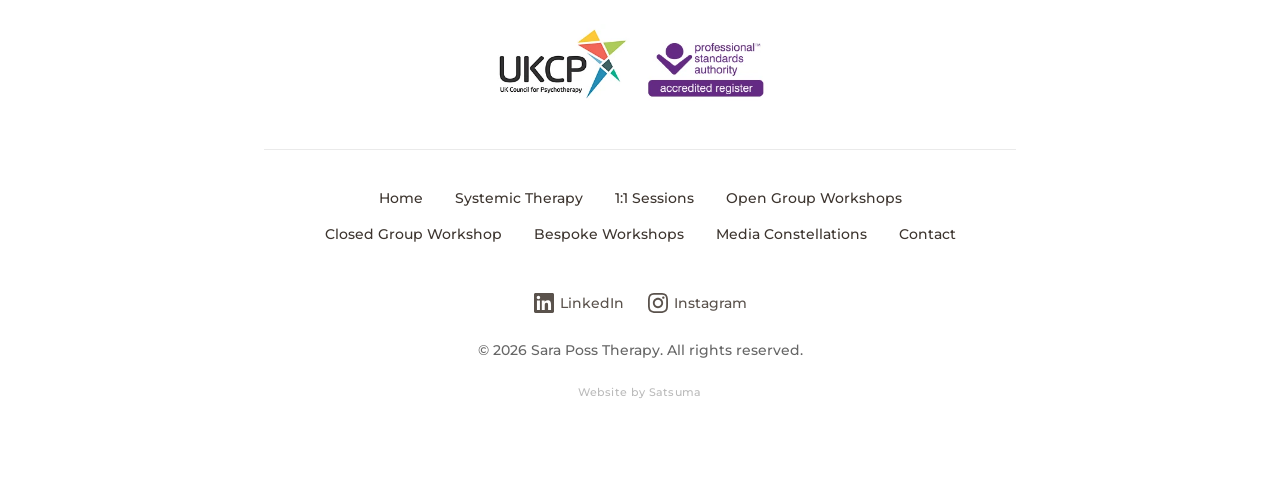
<file: contact.html>
<!DOCTYPE html>
<html lang="en">
<head>
    <meta charset="UTF-8">
    <meta name="viewport" content="width=device-width, initial-scale=1.0">
    <meta name="theme-color" content="#FFFFFF">
    <meta name="robots" content="index, follow, max-snippet:-1, max-image-preview:large, max-video-preview:-1">
    <title>Book a Therapist in North London | Contact Sara Poss</title>
    <meta name="description" content="Book a free 15-minute discovery call with Sara Poss, UKCP-registered systemic therapist in Kentish Town, North London. In person or online.">
    <link rel="canonical" href="https://www.saraposs.com/contact">
    <link rel="alternate" hreflang="en" href="https://www.saraposs.com/contact">
    <link rel="alternate" hreflang="de" href="https://www.saraposs.com/contact">
    <link rel="alternate" hreflang="x-default" href="https://www.saraposs.com/contact">
    <link rel="icon" href="/favicon.ico" sizes="48x48">
    <link rel="icon" type="image/png" href="/favicon-96x96.png" sizes="96x96">
    <link rel="apple-touch-icon" href="/apple-touch-icon.png" sizes="180x180">
    <link rel="manifest" href="/site.webmanifest">
    <meta property="og:site_name" content="Sara Poss Therapy">
    <meta property="og:title" content="Book a Therapist in North London | Contact Sara Poss">
    <meta property="og:description" content="Book a free 15-minute discovery call with Sara Poss — UKCP-registered systemic therapist in Kentish Town, North London. In-person & online via Zoom.">
    <meta property="og:type" content="website">
    <meta property="og:url" content="https://www.saraposs.com/contact">
    <meta property="og:image" content="https://www.saraposs.com/sara-photo.jpg">
    <meta property="og:image:width" content="700">
    <meta property="og:image:height" content="1050">
    <meta property="og:image:alt" content="Contact Sara Poss Therapy - North London & online">
    <meta property="og:locale" content="en_GB">
    <meta property="og:locale:alternate" content="de_DE">
    <meta name="twitter:card" content="summary_large_image">
    <meta name="twitter:title" content="Book a Therapist in North London | Contact Sara Poss">
    <meta name="twitter:description" content="Book a free 15-minute discovery call with Sara Poss — UKCP-registered systemic therapist, North London & online.">
    <meta name="twitter:image" content="https://www.saraposs.com/sara-photo.jpg">
    <meta name="twitter:image:alt" content="Contact Sara Poss Therapy">
    <link rel="dns-prefetch" href="https://wa.me">
    <link rel="preconnect" href="https://fonts.googleapis.com">
    <link rel="preconnect" href="https://fonts.gstatic.com" crossorigin>
    <link rel="preload" href="https://fonts.googleapis.com/css2?family=DM+Serif+Display&family=Montserrat:wght@400;500;600&display=swap" as="style" onload="this.onload=null;this.rel='stylesheet'">
    <noscript><link rel="stylesheet" href="https://fonts.googleapis.com/css2?family=DM+Serif+Display&family=Montserrat:wght@400;500;600&display=swap"></noscript>
    <link rel="stylesheet" href="styles.css?v=5">
    <link rel="stylesheet" href="nav.css?v=4">
    <link rel="preload" href="/SaraPOSSLOGO.webp" as="image">
    <link rel="preload" href="Contactimage.webp" as="image" fetchpriority="high">

    <style>
        .container { max-width: 800px; }

        .contact-hero {
            position: relative;
            min-height: 45vh;
            display: flex;
            align-items: flex-end;
            background: linear-gradient(to top, rgba(0,0,0,0.55) 0%, rgba(0,0,0,0.15) 45%, transparent 70%),
                url('Contactimage.webp') center/cover no-repeat;
        }
        .contact-hero .container {
            padding-bottom: 48px;
            padding-top: 24px;
        }
        .contact-hero h1 { color: var(--white); font-size: 2.5rem; margin-bottom: 0.5rem; text-shadow: 0 2px 8px rgba(0,0,0,0.3); }
        .contact-hero .tagline { color: rgba(255,255,255,0.9); font-size: 1.1rem; margin: 0; }

        .contact-section { background-color: var(--white); }
        .contact-intro { text-align: center; padding: 48px 24px; }
        .contact-intro p { font-size: 1.15rem; line-height: 1.8; max-width: 600px; margin: 0 auto; }

        .contact-grid { display: grid; grid-template-columns: repeat(auto-fit, minmax(280px, 1fr)); gap: 24px; max-width: 600px; margin: 2rem auto; }
        .contact-card {
            background: var(--white);
            padding: 32px;
            border-radius: 12px;
            box-shadow: 0 4px 20px rgba(0,0,0,0.06);
            border-top: 4px solid var(--dusty-blue);
        }
        .contact-card h3 {
            font-size: 1rem;
            font-family: var(--font-body);
            font-weight: 600;
            text-transform: uppercase;
            letter-spacing: 1.5px;
            color: var(--teal);
            margin-bottom: 16px;
        }
        .contact-card p { margin: 0 0 8px; font-size: 0.95rem; line-height: 1.7; }
        .contact-card a { color: var(--accent-color); font-weight: 500; }
        .contact-card a:hover { text-decoration: underline; }

        .contact-location {
            display: flex;
            align-items: flex-start;
            gap: 28px;
            max-width: 600px;
            margin: 2rem auto 0;
            padding: 28px;
            background: var(--white);
            border-radius: 12px;
            box-shadow: 0 4px 20px rgba(0,0,0,0.06);
            border-top: 4px solid var(--dusty-blue);
        }
        .contact-location-image-wrap {
            flex-shrink: 0;
            width: 200px;
            aspect-ratio: 3 / 2;
            border-radius: 8px;
            overflow: hidden;
        }
        .contact-location-image {
            width: 100%;
            height: 100%;
            object-fit: cover;
        }
        .contact-location-text {
            flex: 1;
            min-width: 0;
        }
        .contact-location-text h3 {
            font-family: var(--font-heading);
            font-size: 1.15rem;
            font-weight: 400;
            color: var(--text-primary);
            margin: 0 0 10px;
        }
        .contact-location-text p {
            font-size: 0.9rem;
            line-height: 1.65;
            color: var(--text-secondary);
            margin: 0;
        }

        @media (max-width: 768px) {
            .contact-hero { min-height: 35vh; }
            .contact-hero h1 { font-size: 1.75rem; }
            .contact-location {
                flex-direction: column;
                align-items: stretch;
                text-align: center;
                padding: 24px;
                margin-top: 1.5rem;
            }
            .contact-location-image-wrap {
                width: 100%;
                max-width: 320px;
                margin: 0 auto;
            }
        }
    </style>
    <script type="application/ld+json">
    {
        "@context": "https://schema.org",
        "@graph": [
            {
                "@type": "BreadcrumbList",
                "itemListElement": [
                    { "@type": "ListItem", "position": 1, "name": "Home", "item": "https://www.saraposs.com/" },
                    { "@type": "ListItem", "position": 2, "name": "Contact" }
                ]
            },
            {
                "@type": "ContactPage",
                "@id": "https://www.saraposs.com/contact#webpage",
                "url": "https://www.saraposs.com/contact",
                "name": "Book a Therapist in North London | Contact Sara Poss",
                "description": "Book a free 15-minute discovery call with Sara Poss — UKCP-registered systemic therapist in Kentish Town, North London. In-person & online via Zoom.",
                "isPartOf": { "@id": "https://www.saraposs.com/#website" },
                "about": { "@id": "https://www.saraposs.com/#organization" },
                "inLanguage": ["en", "de"]
            },
            {
                "@type": "MedicalClinic",
                "@id": "https://www.saraposs.com/contact#clinic",
                "name": "Sara Poss Therapy",
                "url": "https://www.saraposs.com/",
                "telephone": "+447903539734",
                "email": "saraposs4@gmail.com",
                "address": {
                    "@type": "PostalAddress",
                    "streetAddress": "McCrone House, Leighton Road",
                    "addressLocality": "Kentish Town",
                    "addressRegion": "London",
                    "postalCode": "NW5 2RD",
                    "addressCountry": "GB"
                },
                "geo": {
                    "@type": "GeoCoordinates",
                    "latitude": 51.5525,
                    "longitude": -0.1403
                },
                "medicalSpecialty": ["Psychiatry", "MentalHealth"],
                "availableService": [
                    { "@type": "MedicalTherapy", "name": "Systemic Therapy" },
                    { "@type": "MedicalTherapy", "name": "Family Constellations" },
                    { "@type": "MedicalTherapy", "name": "Couples Therapy" },
                    { "@type": "MedicalTherapy", "name": "Family Therapy" }
                ],
                "priceRange": "£80–£290",
                "currenciesAccepted": "GBP",
                "openingHours": "Mo-Fr 09:00-20:00"
            }
        ]
    }
    </script>
</head>
<body>
    <a href="#main-content" class="skip-link" data-i18n="skip_link">Skip to content</a>
    <div id="site-nav"></div>
    <script src="nav.js?v=5" defer></script>
    <script src="lang.js?v=14" defer></script>

    <main id="main-content">
        <section class="contact-hero">
            <div class="container">
                <h1 data-i18n="page_contact_title">Contact</h1>
                <p class="tagline" data-i18n="page_contact_tagline">Begin your journey</p>
            </div>
        </section>

        <div class="trust-banner">
            <span data-i18n="trust_label">Registered & Accredited:</span>
            <span data-i18n="trust_ukcp"><strong>UKCP</strong> (UK Council for Psychotherapy)</span>
            <span data-i18n="trust_dgsf"><strong>DGSF</strong> (German Society for Systemic Therapy)</span>
            <span data-i18n="trust_affp"><strong>AFSP</strong> (Association For Family And Systemic Psychotherapy)</span>
        </div>

        <section class="content-section contact-section">
            <div class="container">
                <div class="contact-intro">
                    <p data-i18n="contact_intro">Join me for a complimentary introductory call where we can explore your needs and address any questions you may have.</p>
                </div>

                <div class="contact-grid">
                    <div class="contact-card">
                        <h3 data-i18n="footer_contact_label">Phone & Email</h3>
                        <p><a href="tel:+447903539734">+44 (0)7903 539 734</a> · <a href="mailto:saraposs4@gmail.com">saraposs4@gmail.com</a></p>
                    </div>
                    <div class="contact-card">
                        <h3 data-i18n="footer_social_label">Social</h3>
                        <p><a href="https://www.linkedin.com/in/sara-poss/" target="_blank" rel="noopener noreferrer">LinkedIn</a> · <a href="https://www.instagram.com/sara_and_therapy/" target="_blank" rel="noopener noreferrer">Instagram</a></p>
                    </div>
                </div>

                <div class="contact-location">
                    <div class="contact-location-image-wrap">
                        <img src="NorthLondonTherapy.webp" alt="North London therapy location - McCrone House" class="contact-location-image" loading="lazy" decoding="async" width="676" height="426" data-i18n-alt="contact_location_img_alt">
                    </div>
                    <div class="contact-location-text">
                        <h3 data-i18n="contact_location_heading">North London Therapy</h3>
                        <p data-i18n="contact_location_address">McCrone House<br>Leighton Road<br>London NW5 2RD</p>
                    </div>
                </div>
            </div>
        </section>
    </main>

    <footer>
        <div class="container">
            <h3 data-i18n="footer_heading">Ready to take the next step?</h3>
            <p data-i18n="footer_text">Reach out to discuss how we can work together.</p>
            <a href="https://cal.com/sara-poss-gsi2tz/15min" class="btn footer-cta" target="_blank" rel="noopener noreferrer" data-i18n="footer_cta">Book a Free Discovery Call</a>

            <div class="accreditation-badges">
                <img src="UKCP.webp" alt="UKCP - UK Council for Psychotherapy, Professional Standards Authority Accredited Register" loading="lazy" decoding="async" width="500" height="143">
            </div>

            <nav class="footer-nav" aria-label="Footer navigation">
                <a href="/" class="footer-link" data-i18n="fnav_home">Home</a>
                <a href="/systemic-therapy" class="footer-link" data-i18n="fnav_systemic">Systemic Therapy</a>
                <a href="/1to1-sessions" class="footer-link" data-i18n="fnav_11_sessions">1:1 Sessions</a>
                <a href="/workshops" class="footer-link" data-i18n="nav_const_open">Open Group Workshops</a>
                <a href="/closed-group-workshop" class="footer-link" data-i18n="nav_const_closed">Closed Group Workshop</a>
                <a href="/bespoke-workshops" class="footer-link" data-i18n="nav_const_bespoke">Bespoke Workshops</a>
                <a href="/media-constellations" class="footer-link" data-i18n="nav_mc">Media Constellations</a>
                <a href="/contact" class="footer-link" data-i18n="fnav_contact">Contact</a>
            </nav>

            <div class="footer-social">
                <a href="https://www.linkedin.com/in/sara-poss/" target="_blank" rel="noopener noreferrer" aria-label="LinkedIn"><svg viewBox="0 0 24 24" fill="currentColor" aria-hidden="true"><path d="M20.447 20.452h-3.554v-5.569c0-1.328-.027-3.037-1.852-3.037-1.853 0-2.136 1.445-2.136 2.939v5.667H9.351V9h3.414v1.561h.046c.477-.9 1.637-1.85 3.37-1.85 3.601 0 4.267 2.37 4.267 5.455v6.286zM5.337 7.433c-1.144 0-2.063-.926-2.063-2.065 0-1.138.92-2.063 2.063-2.063 1.14 0 2.064.925 2.064 2.063 0 1.139-.925 2.065-2.064 2.065zm1.782 13.019H3.555V9h3.564v11.452zM22.225 0H1.771C.792 0 0 .774 0 1.729v20.542C0 23.227.792 24 1.771 24h20.451C23.2 24 24 23.227 24 22.271V1.729C24 .774 23.2 0 22.222 0h.003z"/></svg> LinkedIn</a>
                <a href="https://www.instagram.com/sara_and_therapy/" target="_blank" rel="noopener noreferrer" aria-label="Instagram"><svg viewBox="0 0 24 24" fill="currentColor" aria-hidden="true"><path d="M12 2.163c3.204 0 3.584.012 4.85.07 3.252.148 4.771 1.691 4.919 4.919.058 1.265.069 1.645.069 4.849 0 3.205-.012 3.584-.069 4.849-.149 3.225-1.664 4.771-4.919 4.919-1.266.058-1.644.07-4.85.07-3.204 0-3.584-.012-4.849-.07-3.26-.149-4.771-1.699-4.919-4.92-.058-1.265-.07-1.644-.07-4.849 0-3.204.013-3.583.07-4.849.149-3.227 1.664-4.771 4.919-4.919 1.266-.057 1.645-.069 4.849-.069zm0-2.163c-3.259 0-3.667.014-4.947.072-4.358.2-6.78 2.618-6.98 6.98-.059 1.281-.073 1.689-.073 4.948 0 3.259.014 3.668.072 4.948.2 4.358 2.618 6.78 6.98 6.98 1.281.058 1.689.072 4.948.072 3.259 0 3.668-.014 4.948-.072 4.354-.2 6.782-2.618 6.979-6.98.059-1.28.073-1.689.073-4.948 0-3.259-.014-3.667-.072-4.947-.196-4.354-2.617-6.78-6.979-6.98-1.281-.059-1.69-.073-4.949-.073zm0 5.838c-3.403 0-6.162 2.759-6.162 6.162s2.759 6.163 6.162 6.163 6.162-2.759 6.162-6.163c0-3.403-2.759-6.162-6.162-6.162zm0 10.162c-2.209 0-4-1.79-4-4 0-2.209 1.791-4 4-4s4 1.791 4 4c0 2.21-1.791 4-4 4zm6.406-11.845c-.796 0-1.441.645-1.441 1.44s.645 1.44 1.441 1.44c.795 0 1.439-.645 1.439-1.44s-.644-1.44-1.439-1.44z"/></svg> Instagram</a>
            </div>

            <div class="footer-legal">
                <p data-i18n="footer_legal">&copy; 2026 Sara Poss Therapy. All rights reserved.</p>
                <p class="footer-credit">Website by <a href="https://satsuma.studio/" target="_blank" rel="noopener noreferrer">Satsuma</a></p>
            </div>
        </div>
    </footer>

    <a id="wa-link" href="https://wa.me/447903539734?text=Hi%20Sara%2C%20I%20found%20your%20website%20and%20I%E2%80%99d%20love%20to%20find%20out%20more." class="whatsapp-float pulse" target="_blank" rel="noopener noreferrer" aria-label="Message Sara on WhatsApp">
        <span class="tooltip" data-i18n="wa_tooltip">Message Sara on WhatsApp</span>
        <svg viewBox="0 0 24 24" xmlns="http://www.w3.org/2000/svg"><path d="M17.472 14.382c-.297-.149-1.758-.867-2.03-.967-.273-.099-.471-.148-.67.15-.197.297-.767.966-.94 1.164-.173.199-.347.223-.644.075-.297-.15-1.255-.463-2.39-1.475-.883-.788-1.48-1.761-1.653-2.059-.173-.297-.018-.458.13-.606.134-.133.298-.347.446-.52.149-.174.198-.298.298-.497.099-.198.05-.371-.025-.52-.075-.149-.669-1.612-.916-2.207-.242-.579-.487-.5-.669-.51-.173-.008-.371-.01-.57-.01-.198 0-.52.074-.792.372-.272.297-1.04 1.016-1.04 2.479 0 1.462 1.065 2.875 1.213 3.074.149.198 2.096 3.2 5.077 4.487.709.306 1.262.489 1.694.625.712.227 1.36.195 1.871.118.571-.085 1.758-.719 2.006-1.413.248-.694.248-1.289.173-1.413-.074-.124-.272-.198-.57-.347m-5.421 7.403h-.004a9.87 9.87 0 01-5.031-1.378l-.361-.214-3.741.982.998-3.648-.235-.374a9.86 9.86 0 01-1.51-5.26c.001-5.45 4.436-9.884 9.888-9.884 2.64 0 5.122 1.03 6.988 2.898a9.825 9.825 0 012.893 6.994c-.003 5.45-4.437 9.884-9.885 9.884m8.413-18.297A11.815 11.815 0 0012.05 0C5.495 0 .16 5.335.157 11.892c0 2.096.547 4.142 1.588 5.945L.057 24l6.305-1.654a11.882 11.882 0 005.683 1.448h.005c6.554 0 11.89-5.335 11.893-11.893a11.821 11.821 0 00-3.48-8.413z"/></svg>
    </a>

</body>
</html>
</file>
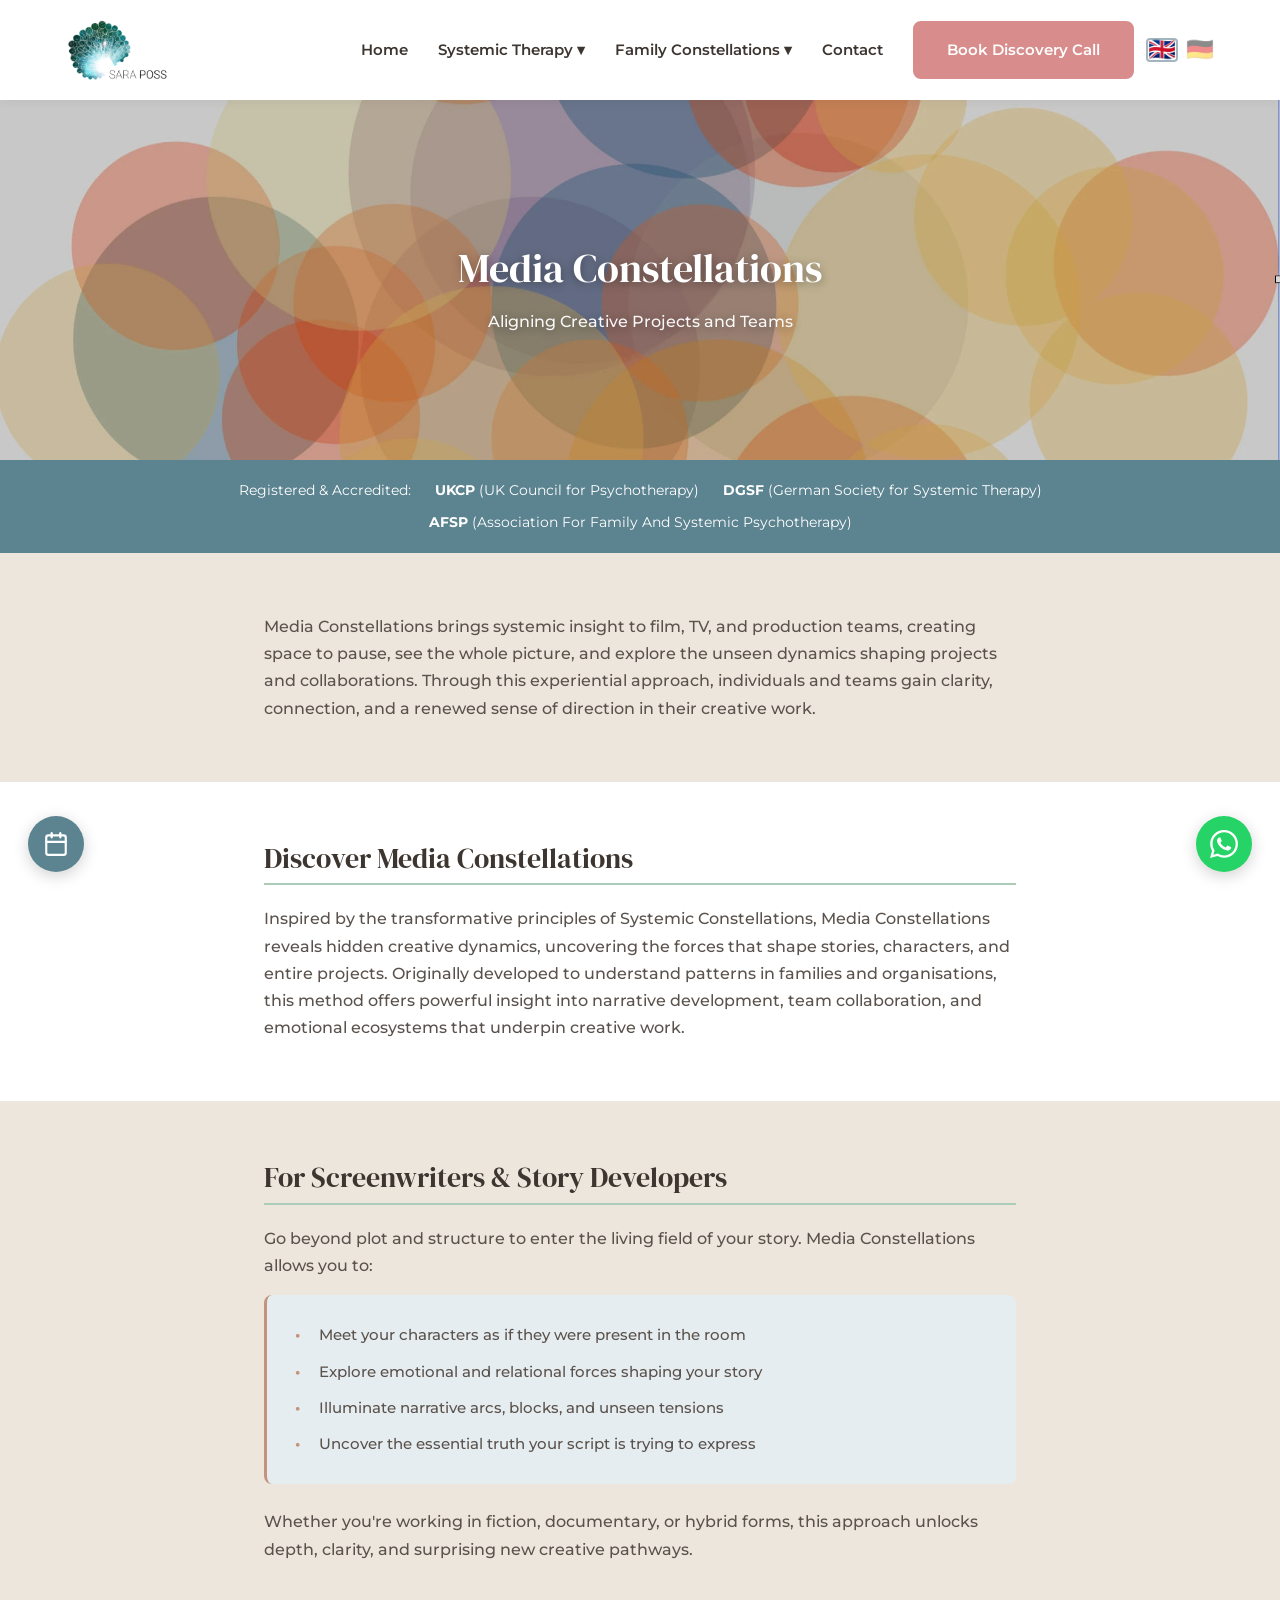
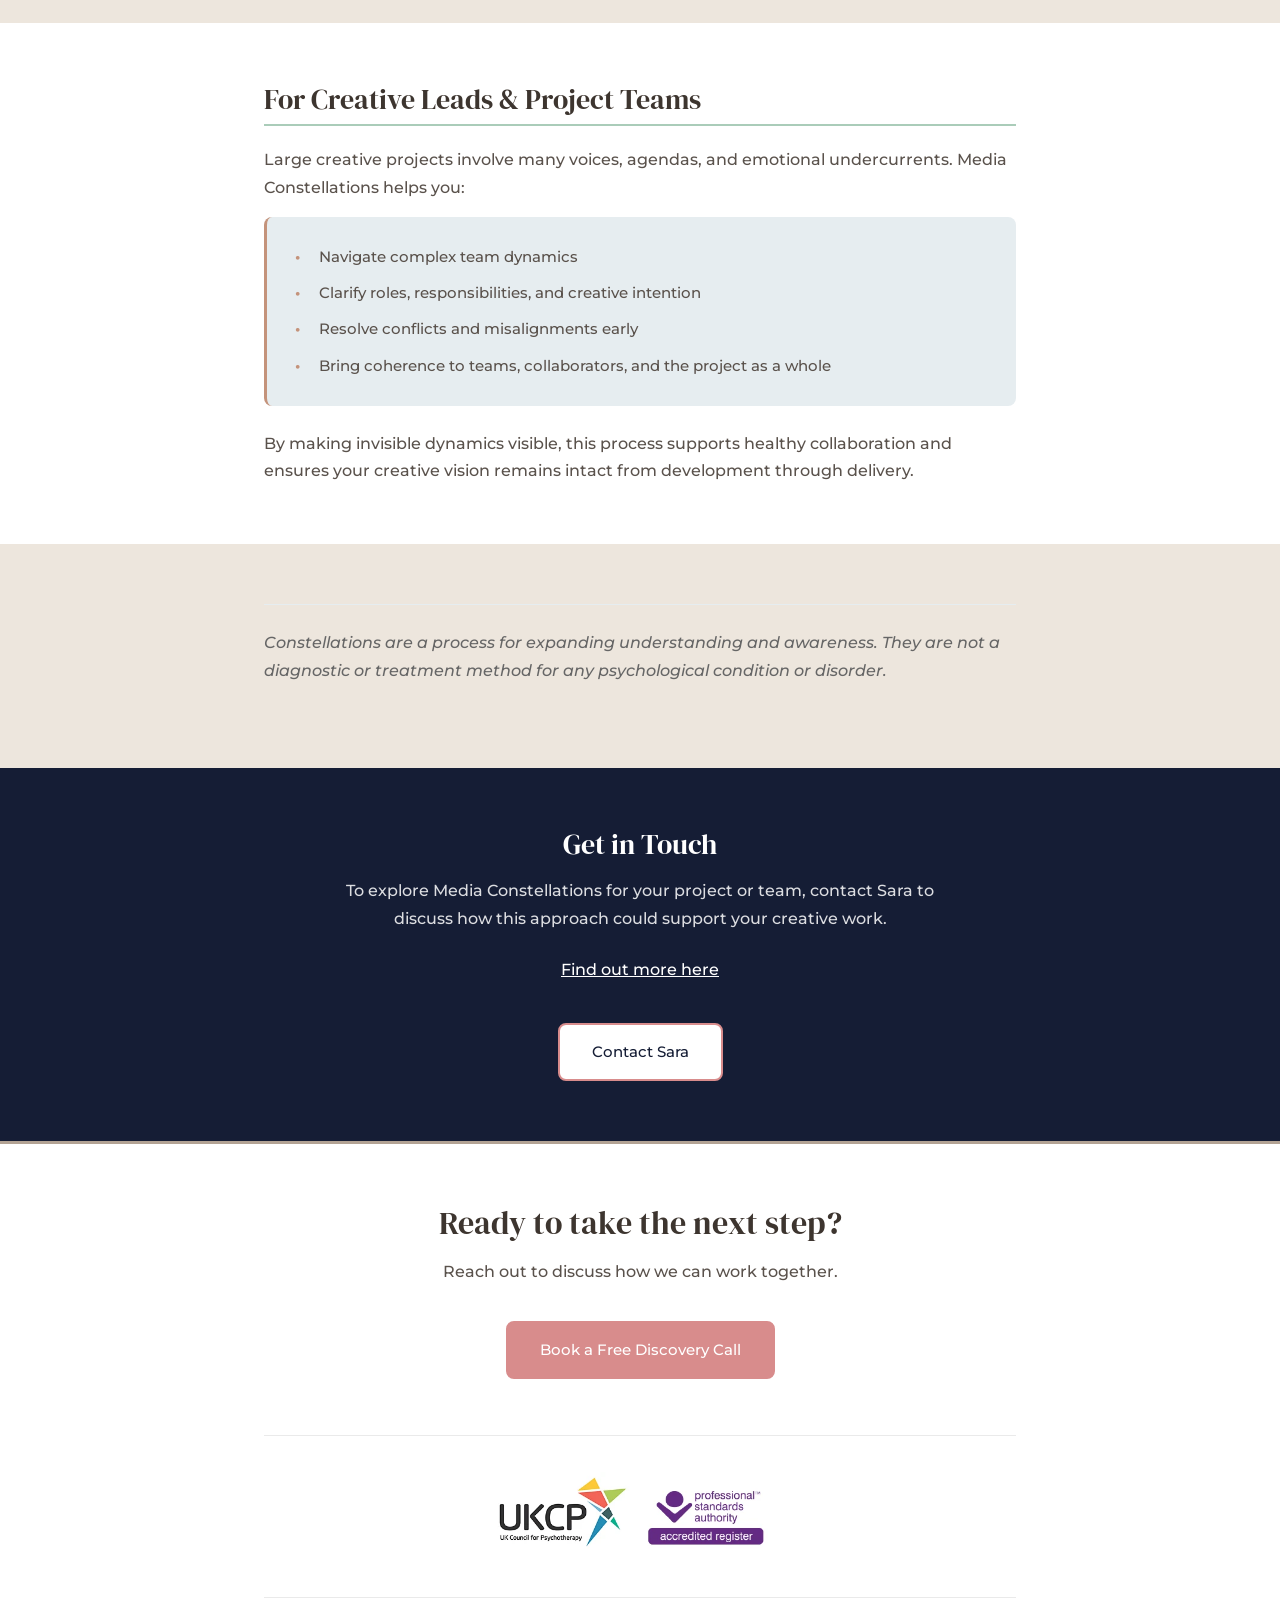
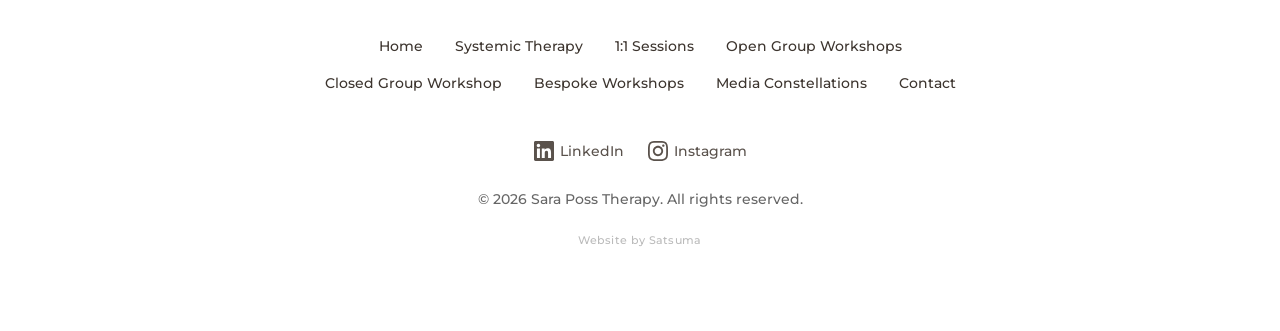
<file: media-constellations.html>
<!DOCTYPE html>
<html lang="en">
<head>
    <meta charset="UTF-8">
    <meta name="viewport" content="width=device-width, initial-scale=1.0">
    <meta name="theme-color" content="#FFFFFF">
    <meta name="robots" content="index, follow, max-snippet:-1, max-image-preview:large, max-video-preview:-1">
    <title>Media Constellations | Sara Poss Therapy</title>
    <meta name="description" content="Media Constellations brings systemic insight to film, TV and production teams, aligning creative projects through constellation work.">
    <link rel="canonical" href="https://www.saraposs.com/media-constellations">
    <link rel="alternate" hreflang="en" href="https://www.saraposs.com/media-constellations">
    <link rel="alternate" hreflang="de" href="https://www.saraposs.com/media-constellations">
    <link rel="alternate" hreflang="x-default" href="https://www.saraposs.com/media-constellations">
    <link rel="icon" href="/favicon.ico" sizes="48x48">
    <link rel="icon" type="image/png" href="/favicon-96x96.png" sizes="96x96">
    <link rel="apple-touch-icon" href="/apple-touch-icon.png" sizes="180x180">
    <link rel="manifest" href="/site.webmanifest">
    <meta property="og:site_name" content="Sara Poss Therapy">
    <meta property="og:title" content="Media Constellations | Sara Poss Therapy">
    <meta property="og:description" content="Media Constellations brings systemic insight to film, TV, and production teams. Aligning creative projects and teams.">
    <meta property="og:type" content="website">
    <meta property="og:url" content="https://www.saraposs.com/media-constellations">
    <meta property="og:image" content="https://www.saraposs.com/sara-photo.jpg">
    <meta property="og:image:width" content="700">
    <meta property="og:image:height" content="1050">
    <meta property="og:image:alt" content="Media Constellations - systemic insight for film, TV and production teams">
    <meta property="og:locale" content="en_GB">
    <meta property="og:locale:alternate" content="de_DE">
    <meta name="twitter:card" content="summary_large_image">
    <meta name="twitter:title" content="Media Constellations | Sara Poss Therapy">
    <meta name="twitter:description" content="Media Constellations brings systemic insight to film, TV, and production teams.">
    <meta name="twitter:image" content="https://www.saraposs.com/sara-photo.jpg">
    <meta name="twitter:image:alt" content="Media Constellations by Sara Poss">
    <link rel="dns-prefetch" href="https://wa.me">
    <link rel="preconnect" href="https://fonts.googleapis.com">
    <link rel="preconnect" href="https://fonts.gstatic.com" crossorigin>
    <link rel="preload" href="https://fonts.googleapis.com/css2?family=DM+Serif+Display&family=Montserrat:wght@400;500;600&display=swap" as="style" onload="this.onload=null;this.rel='stylesheet'">
    <noscript><link rel="stylesheet" href="https://fonts.googleapis.com/css2?family=DM+Serif+Display&family=Montserrat:wght@400;500;600&display=swap"></noscript>
    <link rel="stylesheet" href="styles.css?v=5">
    <link rel="stylesheet" href="nav.css?v=4">
    <link rel="preload" href="/SaraPOSSLOGO.webp" as="image">
    <link rel="preload" href="mediaconstellations.webp" as="image" fetchpriority="high">

    <style>
        .page-hero {
            background: url('mediaconstellations.webp') center/cover no-repeat;
            position: relative;
        }
        .page-hero::before {
            content: '';
            position: absolute;
            inset: 0;
            background: rgba(0, 0, 0, 0.15);
            pointer-events: none;
        }
        .page-hero > .container {
            position: relative;
            z-index: 1;
        }
        .page-hero h1,
        .page-hero .tagline {
            color: var(--white);
            text-shadow: 0 2px 10px rgba(0, 0, 0, 0.35);
        }
        .page-hero .tagline {
            opacity: 0.95;
        }

        .container { max-width: 800px; }

        .media-card { background: #E6EDF0; padding: 28px; border-radius: 8px; border-left: 3px solid var(--accent-color); margin-bottom: 24px; }
        .media-card ul { margin: 0; padding: 0; list-style: none; }
        .media-card li { margin-bottom: 12px; font-size: 0.95rem; line-height: 1.6; padding-left: 24px; position: relative; }
        .media-card li::before { content: '•'; position: absolute; left: 0; color: var(--accent-color); font-weight: 700; }
        .media-card li:last-child { margin-bottom: 0; }

        .cta-strip { background-color: #151d35; color: var(--white); padding: 60px 24px; text-align: center; }
        .cta-strip h2 { color: var(--white); font-size: 1.75rem; border-bottom: none; padding-bottom: 0; }
        .cta-strip p { color: rgba(255,255,255,0.85); max-width: 600px; margin: 0 auto 1.5rem; }
        .cta-strip .btn { background-color: var(--white); color: #151d35; }
        .cta-strip .btn:hover { background-color: rgba(255,255,255,0.9); }
        .cta-strip-link { color: var(--white); text-decoration: underline; font-weight: 500; }
        .cta-strip-link:hover { color: rgba(255,255,255,0.9); }
    </style>
    <script type="application/ld+json">
    {
        "@context": "https://schema.org",
        "@graph": [
            {
                "@type": "BreadcrumbList",
                "itemListElement": [
                    { "@type": "ListItem", "position": 1, "name": "Home", "item": "https://www.saraposs.com/" },
                    { "@type": "ListItem", "position": 2, "name": "Family Constellations", "item": "https://www.saraposs.com/workshops" },
                    { "@type": "ListItem", "position": 3, "name": "Media Constellations" }
                ]
            },
            {
                "@type": "WebPage",
                "@id": "https://www.saraposs.com/media-constellations#webpage",
                "url": "https://www.saraposs.com/media-constellations",
                "name": "Media Constellations | Sara Poss Therapy",
                "description": "Media Constellations brings systemic insight to film, TV, and production teams. Aligning creative projects and teams through experiential constellation work.",
                "isPartOf": { "@id": "https://www.saraposs.com/#website" },
                "about": { "@id": "https://www.saraposs.com/media-constellations#service" },
                "inLanguage": ["en", "de"]
            },
            {
                "@type": "Service",
                "@id": "https://www.saraposs.com/media-constellations#service",
                "name": "Media Constellations",
                "description": "Systemic constellation work for film, TV, and production teams. Supports screenwriters, story developers, and creative leads in aligning creative projects.",
                "provider": { "@id": "https://www.saraposs.com/#sara-poss" },
                "areaServed": [
                    { "@type": "Country", "name": "United Kingdom" },
                    { "@type": "Continent", "name": "Europe" }
                ],
                "audience": {
                    "@type": "Audience",
                    "audienceType": "Screenwriters, Story Developers, Creative Leads, Production Teams"
                }
            }
        ]
    }
    </script>
</head>
<body>
    <a href="#main-content" class="skip-link" data-i18n="skip_link">Skip to content</a>
    <div id="site-nav"></div>
    <script src="nav.js?v=5" defer></script>
    <script src="lang.js?v=14" defer></script>

    <main id="main-content">
        <section class="page-hero">
            <div class="container">
                <h1 data-i18n="mc_title">Media Constellations</h1>
                <p class="tagline" data-i18n="mc_tagline">Aligning Creative Projects and Teams</p>
            </div>
        </section>

        <div class="trust-banner">
            <span data-i18n="trust_label">Registered & Accredited:</span>
            <span data-i18n="trust_ukcp"><strong>UKCP</strong> (UK Council for Psychotherapy)</span>
            <span data-i18n="trust_dgsf"><strong>DGSF</strong> (German Society for Systemic Therapy)</span>
            <span data-i18n="trust_affp"><strong>AFSP</strong> (Association For Family And Systemic Psychotherapy)</span>
        </div>

        <section class="content-section">
            <div class="container">
                <p data-i18n="mc_intro">Media Constellations brings systemic insight to film, TV, and production teams, creating space to pause, see the whole picture, and explore the unseen dynamics shaping projects and collaborations. Through this experiential approach, individuals and teams gain clarity, connection, and a renewed sense of direction in their creative work.</p>
            </div>
        </section>

        <section class="content-section">
            <div class="container">
                <h2 data-i18n="mc_discover_title">Discover Media Constellations</h2>
                <p data-i18n="mc_discover_p">Inspired by the transformative principles of Systemic Constellations, Media Constellations reveals hidden creative dynamics, uncovering the forces that shape stories, characters, and entire projects. Originally developed to understand patterns in families and organisations, this method offers powerful insight into narrative development, team collaboration, and emotional ecosystems that underpin creative work.</p>
            </div>
        </section>

        <section class="content-section">
            <div class="container">
                <h2 data-i18n="mc_screenwriters_title">For Screenwriters & Story Developers</h2>
                <p data-i18n="mc_screenwriters_intro">Go beyond plot and structure to enter the living field of your story. Media Constellations allows you to:</p>
                <div class="media-card">
                    <ul>
                        <li data-i18n="mc_screenwriters_1">Meet your characters as if they were present in the room</li>
                        <li data-i18n="mc_screenwriters_2">Explore emotional and relational forces shaping your story</li>
                        <li data-i18n="mc_screenwriters_3">Illuminate narrative arcs, blocks, and unseen tensions</li>
                        <li data-i18n="mc_screenwriters_4">Uncover the essential truth your script is trying to express</li>
                    </ul>
                </div>
                <p data-i18n="mc_screenwriters_outro">Whether you're working in fiction, documentary, or hybrid forms, this approach unlocks depth, clarity, and surprising new creative pathways.</p>
            </div>
        </section>

        <section class="content-section">
            <div class="container">
                <h2 data-i18n="mc_teams_title">For Creative Leads & Project Teams</h2>
                <p data-i18n="mc_teams_intro">Large creative projects involve many voices, agendas, and emotional undercurrents. Media Constellations helps you:</p>
                <div class="media-card">
                    <ul>
                        <li data-i18n="mc_teams_1">Navigate complex team dynamics</li>
                        <li data-i18n="mc_teams_2">Clarify roles, responsibilities, and creative intention</li>
                        <li data-i18n="mc_teams_3">Resolve conflicts and misalignments early</li>
                        <li data-i18n="mc_teams_4">Bring coherence to teams, collaborators, and the project as a whole</li>
                    </ul>
                </div>
                <p data-i18n="mc_teams_outro">By making invisible dynamics visible, this process supports healthy collaboration and ensures your creative vision remains intact from development through delivery.</p>
            </div>
        </section>

        <section class="content-section">
            <div class="container">
                <p class="constellations-disclaimer" data-i18n="constellations_disclaimer">Constellations are a process for expanding understanding and awareness. They are not a diagnostic or treatment method for any psychological condition or disorder.</p>
            </div>
        </section>

        <section class="cta-strip">
            <div class="container">
                <h2 data-i18n="get_in_touch">Get in Touch</h2>
                <p data-i18n="mc_cta_text">To explore Media Constellations for your project or team, contact Sara to discuss how this approach could support your creative work.</p>
                <p><a href="https://mediaconstellations.com/" target="_blank" rel="noopener noreferrer" class="cta-strip-link" data-i18n="mc_find_out_more">Find out more here</a></p>
                <a href="mailto:saraposs4@gmail.com" class="btn" data-i18n="contact_sara">Contact Sara</a>
            </div>
        </section>
    </main>

    <footer>
        <div class="container">
            <h3 data-i18n="footer_heading">Ready to take the next step?</h3>
            <p data-i18n="footer_text">Reach out to discuss how we can work together.</p>
            <a href="https://cal.com/sara-poss-gsi2tz/15min" class="btn footer-cta" target="_blank" rel="noopener noreferrer" data-i18n="footer_cta">Book a Free Discovery Call</a>

            <div class="accreditation-badges">
                <img src="UKCP.webp" alt="UKCP - UK Council for Psychotherapy, Professional Standards Authority Accredited Register" loading="lazy" decoding="async" width="500" height="143">
            </div>

            <nav class="footer-nav" aria-label="Footer navigation">
                <a href="/" class="footer-link" data-i18n="fnav_home">Home</a>
                <a href="/systemic-therapy" class="footer-link" data-i18n="fnav_systemic">Systemic Therapy</a>
                <a href="/1to1-sessions" class="footer-link" data-i18n="fnav_11_sessions">1:1 Sessions</a>
                <a href="/workshops" class="footer-link" data-i18n="nav_const_open">Open Group Workshops</a>
                <a href="/closed-group-workshop" class="footer-link" data-i18n="nav_const_closed">Closed Group Workshop</a>
                <a href="/bespoke-workshops" class="footer-link" data-i18n="nav_const_bespoke">Bespoke Workshops</a>
                <a href="/media-constellations" class="footer-link" data-i18n="nav_mc">Media Constellations</a>
                <a href="/contact" class="footer-link" data-i18n="fnav_contact">Contact</a>
            </nav>

            <div class="footer-social">
                <a href="https://www.linkedin.com/in/sara-poss/" target="_blank" rel="noopener noreferrer" aria-label="LinkedIn"><svg viewBox="0 0 24 24" fill="currentColor" aria-hidden="true"><path d="M20.447 20.452h-3.554v-5.569c0-1.328-.027-3.037-1.852-3.037-1.853 0-2.136 1.445-2.136 2.939v5.667H9.351V9h3.414v1.561h.046c.477-.9 1.637-1.85 3.37-1.85 3.601 0 4.267 2.37 4.267 5.455v6.286zM5.337 7.433c-1.144 0-2.063-.926-2.063-2.065 0-1.138.92-2.063 2.063-2.063 1.14 0 2.064.925 2.064 2.063 0 1.139-.925 2.065-2.064 2.065zm1.782 13.019H3.555V9h3.564v11.452zM22.225 0H1.771C.792 0 0 .774 0 1.729v20.542C0 23.227.792 24 1.771 24h20.451C23.2 24 24 23.227 24 22.271V1.729C24 .774 23.2 0 22.222 0h.003z"/></svg> LinkedIn</a>
                <a href="https://www.instagram.com/sara_and_therapy/" target="_blank" rel="noopener noreferrer" aria-label="Instagram"><svg viewBox="0 0 24 24" fill="currentColor" aria-hidden="true"><path d="M12 2.163c3.204 0 3.584.012 4.85.07 3.252.148 4.771 1.691 4.919 4.919.058 1.265.069 1.645.069 4.849 0 3.205-.012 3.584-.069 4.849-.149 3.225-1.664 4.771-4.919 4.919-1.266.058-1.644.07-4.85.07-3.204 0-3.584-.012-4.849-.07-3.26-.149-4.771-1.699-4.919-4.92-.058-1.265-.07-1.644-.07-4.849 0-3.204.013-3.583.07-4.849.149-3.227 1.664-4.771 4.919-4.919 1.266-.057 1.645-.069 4.849-.069zm0-2.163c-3.259 0-3.667.014-4.947.072-4.358.2-6.78 2.618-6.98 6.98-.059 1.281-.073 1.689-.073 4.948 0 3.259.014 3.668.072 4.948.2 4.358 2.618 6.78 6.98 6.98 1.281.058 1.689.072 4.948.072 3.259 0 3.668-.014 4.948-.072 4.354-.2 6.782-2.618 6.979-6.98.059-1.28.073-1.689.073-4.948 0-3.259-.014-3.667-.072-4.947-.196-4.354-2.617-6.78-6.979-6.98-1.281-.059-1.69-.073-4.949-.073zm0 5.838c-3.403 0-6.162 2.759-6.162 6.162s2.759 6.163 6.162 6.163 6.162-2.759 6.162-6.163c0-3.403-2.759-6.162-6.162-6.162zm0 10.162c-2.209 0-4-1.79-4-4 0-2.209 1.791-4 4-4s4 1.791 4 4c0 2.21-1.791 4-4 4zm6.406-11.845c-.796 0-1.441.645-1.441 1.44s.645 1.44 1.441 1.44c.795 0 1.439-.645 1.439-1.44s-.644-1.44-1.439-1.44z"/></svg> Instagram</a>
            </div>

            <div class="footer-legal">
                <p data-i18n="footer_legal">&copy; 2026 Sara Poss Therapy. All rights reserved.</p>
                <p class="footer-credit">Website by <a href="https://satsuma.studio/" target="_blank" rel="noopener noreferrer">Satsuma</a></p>
            </div>
        </div>
    </footer>

    <a id="wa-link" href="https://wa.me/447903539734?text=Hi%20Sara%2C%20I%20found%20your%20website%20and%20I%E2%80%99d%20love%20to%20find%20out%20more." class="whatsapp-float pulse" target="_blank" rel="noopener noreferrer" aria-label="Message Sara on WhatsApp">
        <span class="tooltip" data-i18n="wa_tooltip">Message Sara on WhatsApp</span>
        <svg viewBox="0 0 24 24" xmlns="http://www.w3.org/2000/svg"><path d="M17.472 14.382c-.297-.149-1.758-.867-2.03-.967-.273-.099-.471-.148-.67.15-.197.297-.767.966-.94 1.164-.173.199-.347.223-.644.075-.297-.15-1.255-.463-2.39-1.475-.883-.788-1.48-1.761-1.653-2.059-.173-.297-.018-.458.13-.606.134-.133.298-.347.446-.52.149-.174.198-.298.298-.497.099-.198.05-.371-.025-.52-.075-.149-.669-1.612-.916-2.207-.242-.579-.487-.5-.669-.51-.173-.008-.371-.01-.57-.01-.198 0-.52.074-.792.372-.272.297-1.04 1.016-1.04 2.479 0 1.462 1.065 2.875 1.213 3.074.149.198 2.096 3.2 5.077 4.487.709.306 1.262.489 1.694.625.712.227 1.36.195 1.871.118.571-.085 1.758-.719 2.006-1.413.248-.694.248-1.289.173-1.413-.074-.124-.272-.198-.57-.347m-5.421 7.403h-.004a9.87 9.87 0 01-5.031-1.378l-.361-.214-3.741.982.998-3.648-.235-.374a9.86 9.86 0 01-1.51-5.26c.001-5.45 4.436-9.884 9.888-9.884 2.64 0 5.122 1.03 6.988 2.898a9.825 9.825 0 012.893 6.994c-.003 5.45-4.437 9.884-9.885 9.884m8.413-18.297A11.815 11.815 0 0012.05 0C5.495 0 .16 5.335.157 11.892c0 2.096.547 4.142 1.588 5.945L.057 24l6.305-1.654a11.882 11.882 0 005.683 1.448h.005c6.554 0 11.89-5.335 11.893-11.893a11.821 11.821 0 00-3.48-8.413z"/></svg>
    </a>

    <script src="events-float.js?v=11" defer></script>
</body>
</html>
</file>
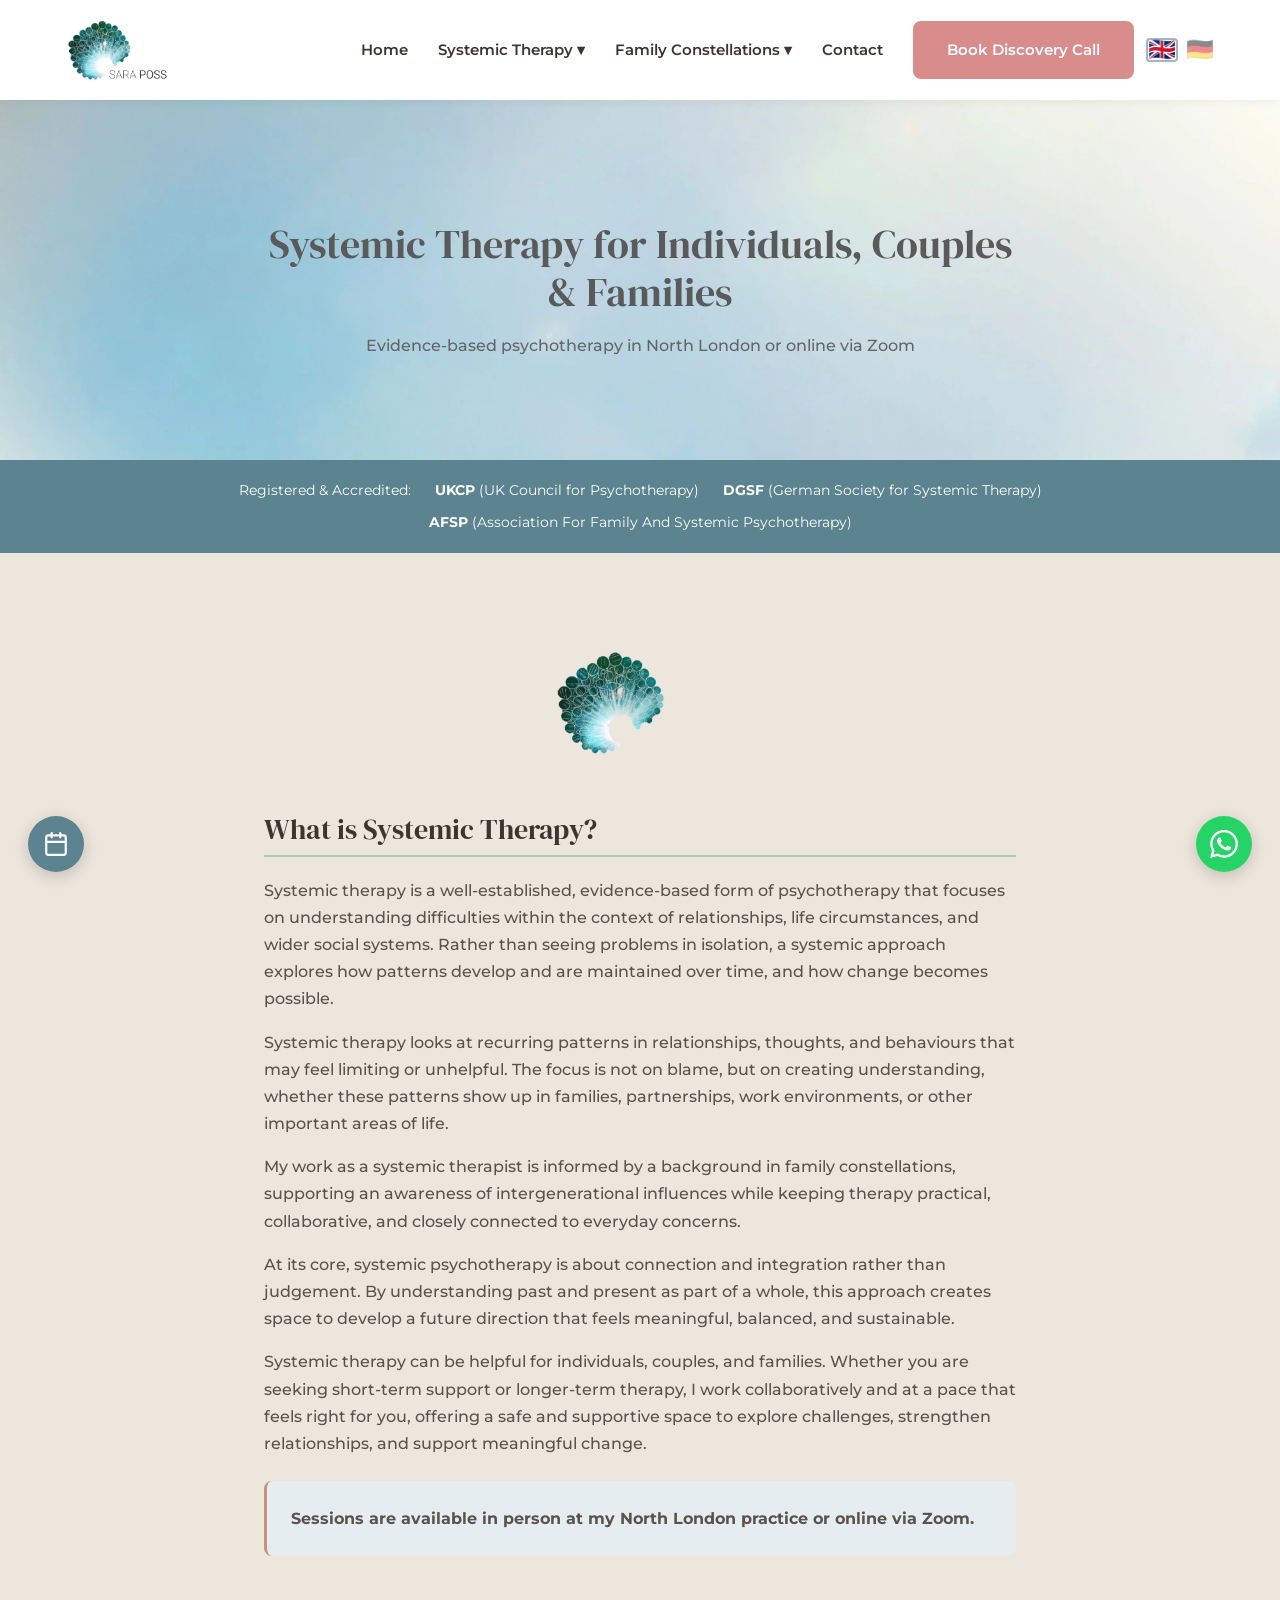
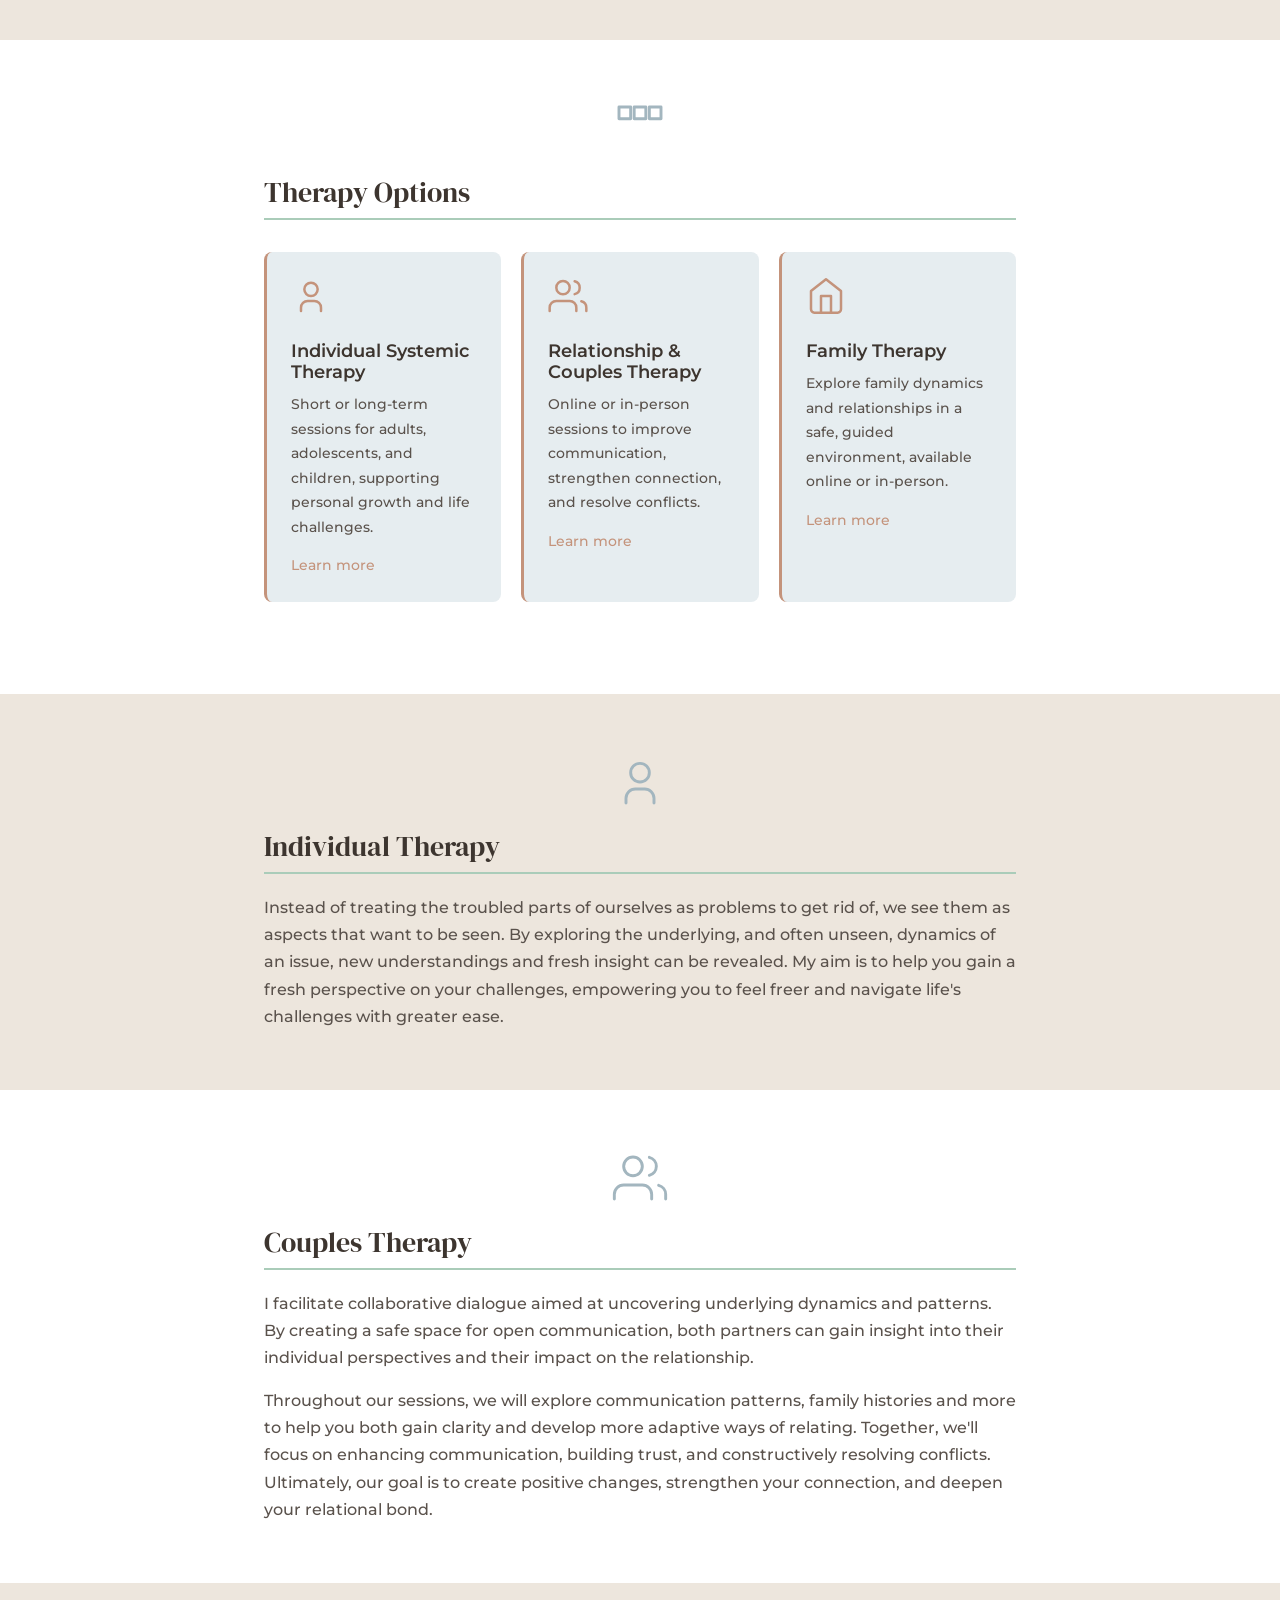
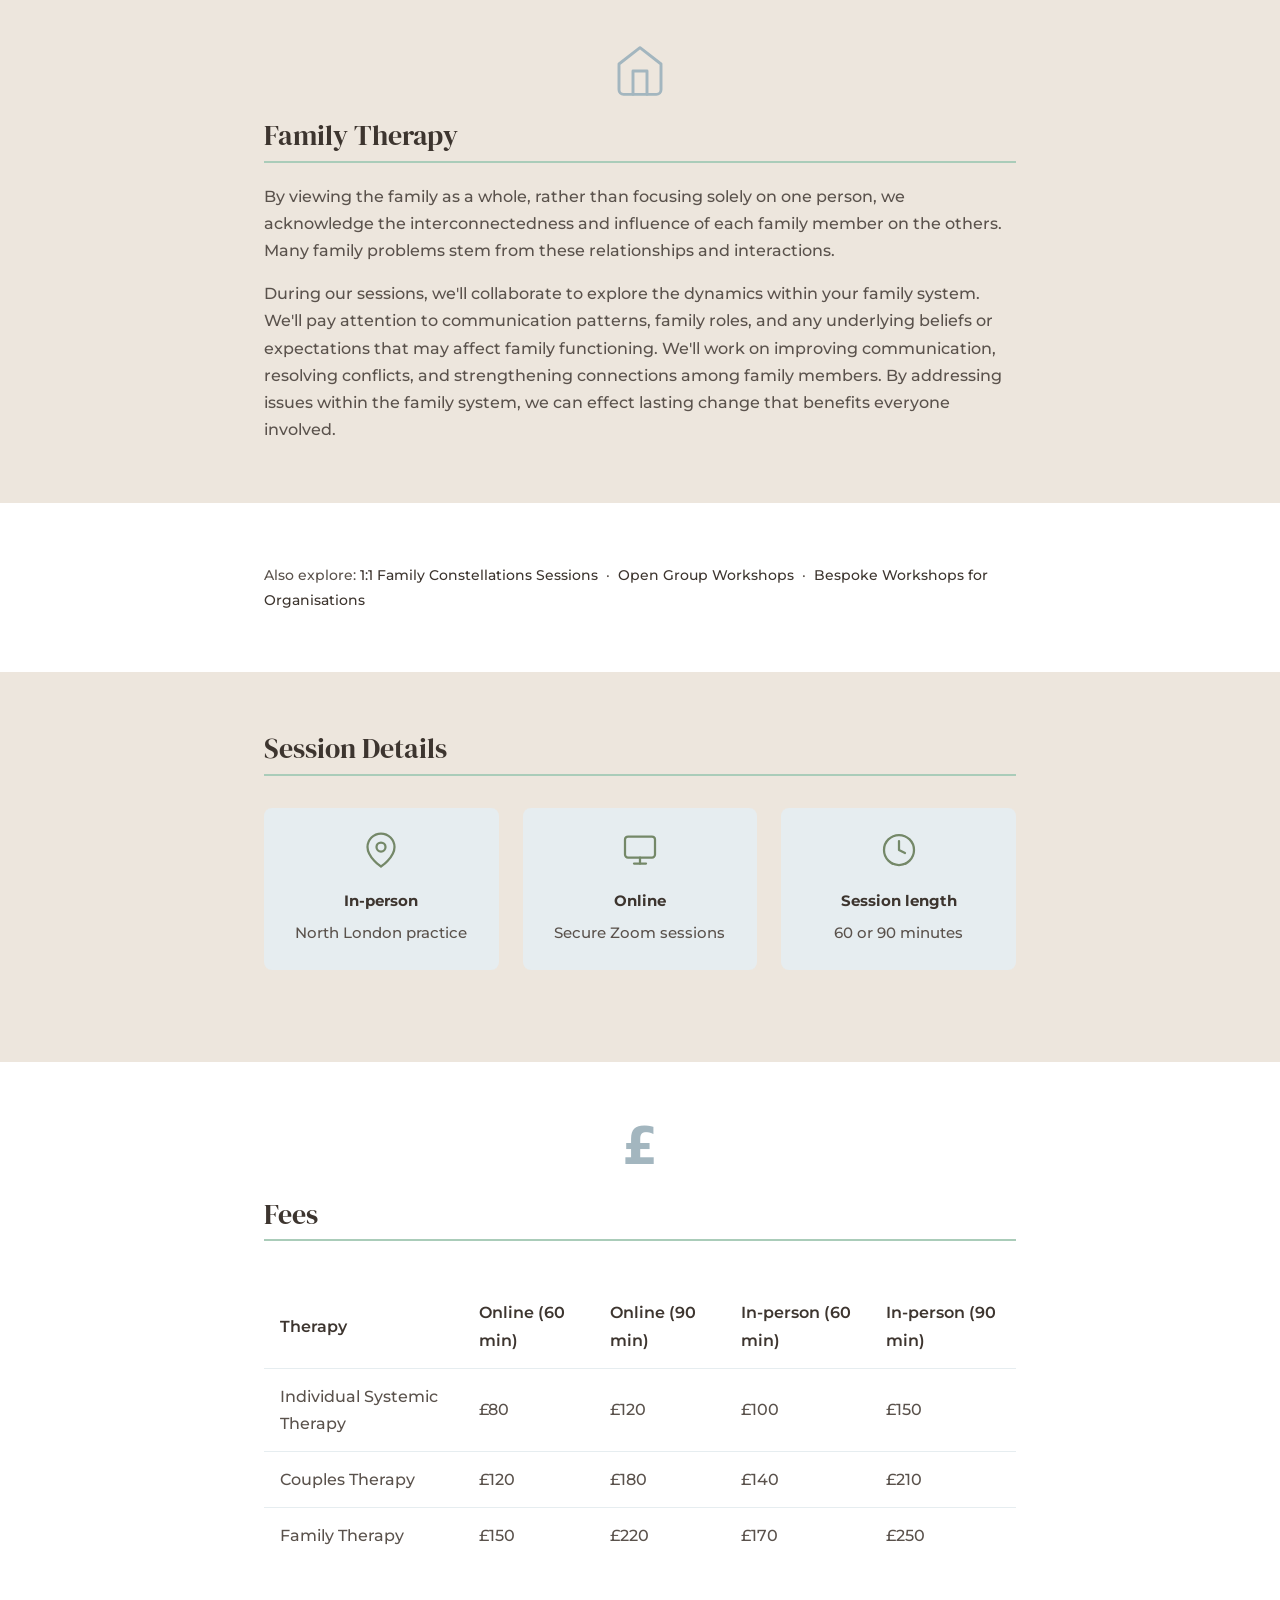
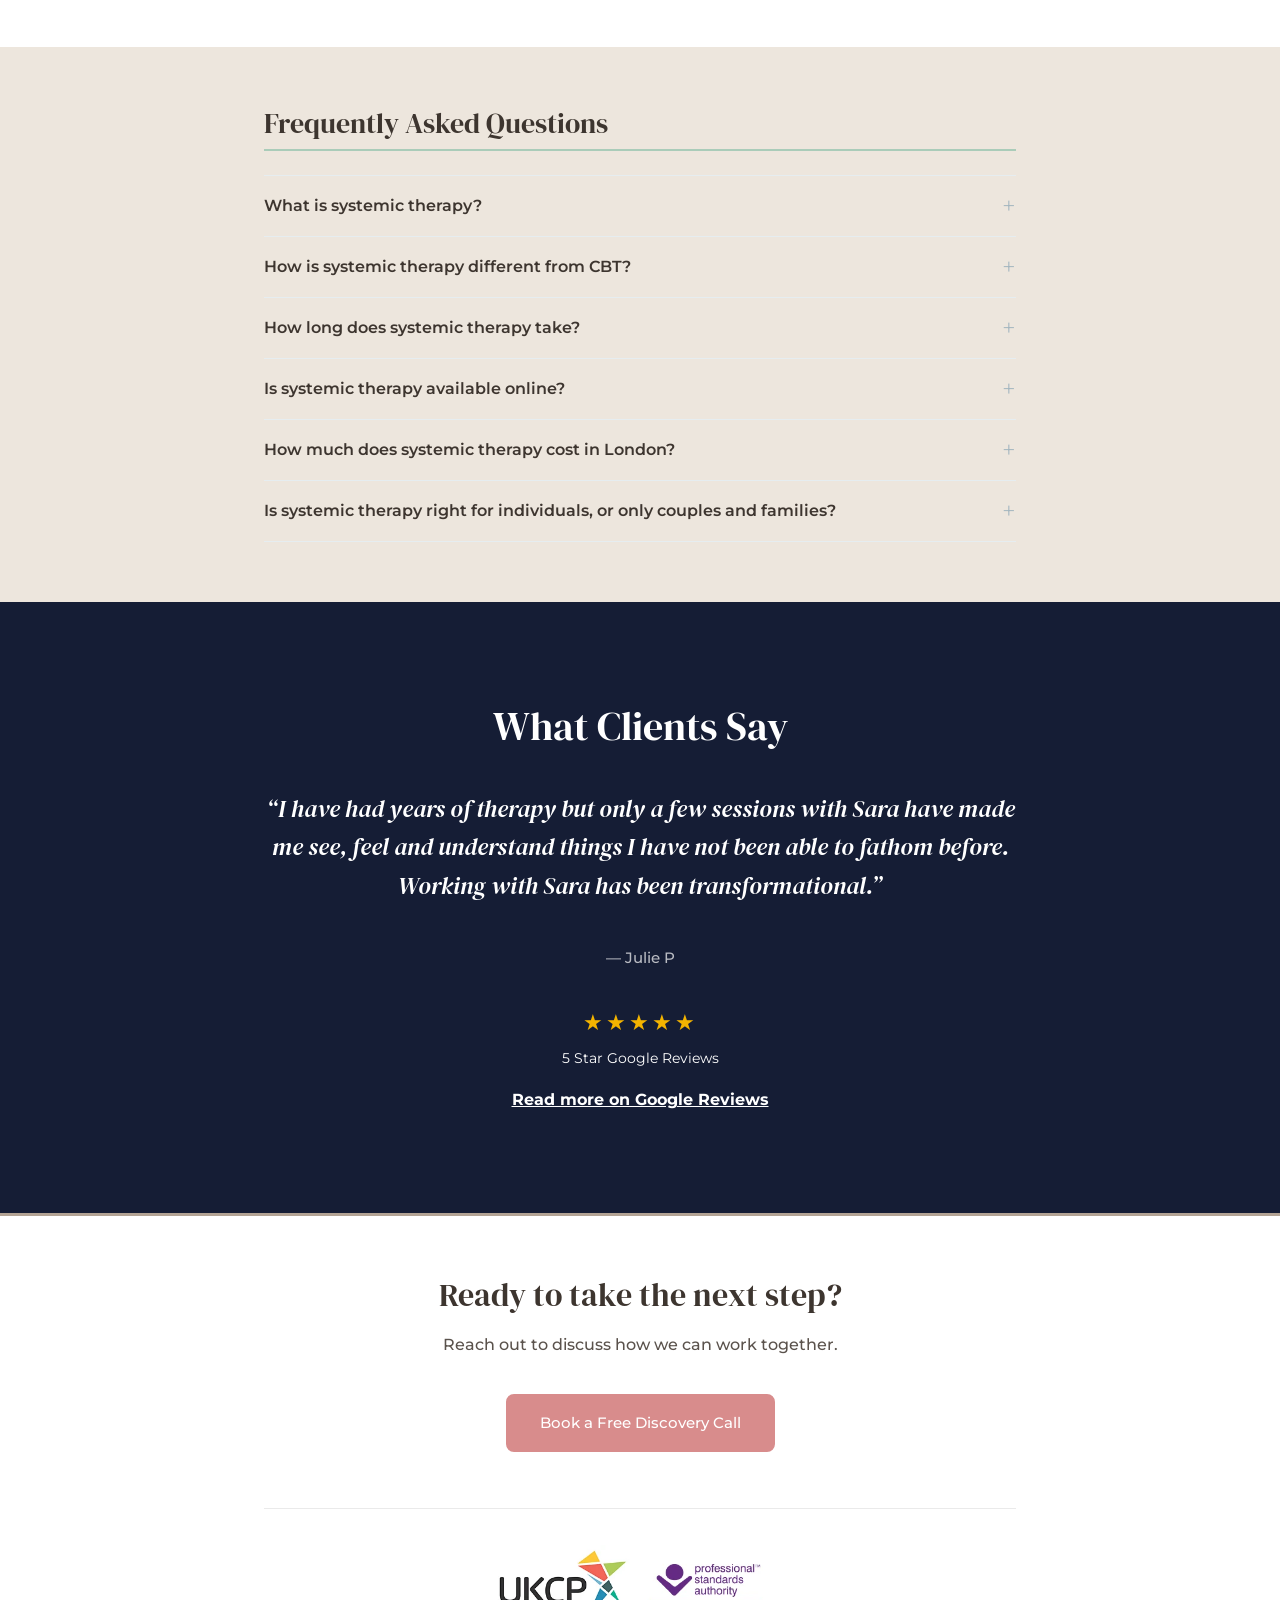
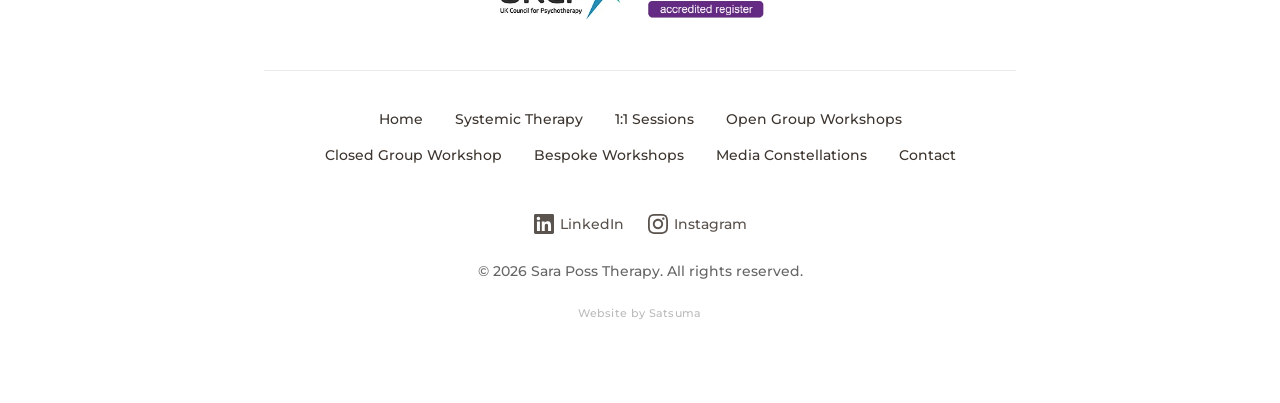
<file: systemic-therapy.html>
<!DOCTYPE html>
<html lang="en">
<head>
    <meta charset="UTF-8">
    <meta name="viewport" content="width=device-width, initial-scale=1.0">
    <meta name="theme-color" content="#FFFFFF">
    <meta name="robots" content="index, follow, max-snippet:-1, max-image-preview:large, max-video-preview:-1">
    <title>Systemic Therapy for Individuals, Couples & Families | Sara Poss Therapy</title>
    <meta name="description" content="Systemic therapy with Sara Poss for individuals, couples and families. Evidence-based psychotherapy in North London and online. Book a free call.">
    <link rel="canonical" href="https://www.saraposs.com/systemic-therapy">
    <link rel="alternate" hreflang="en" href="https://www.saraposs.com/systemic-therapy">
    <link rel="alternate" hreflang="de" href="https://www.saraposs.com/systemic-therapy">
    <link rel="alternate" hreflang="x-default" href="https://www.saraposs.com/systemic-therapy">
    <link rel="icon" href="/favicon.ico" sizes="48x48">
    <link rel="icon" type="image/png" href="/favicon-96x96.png" sizes="96x96">
    <link rel="apple-touch-icon" href="/apple-touch-icon.png" sizes="180x180">
    <link rel="manifest" href="/site.webmanifest">
    <meta property="og:site_name" content="Sara Poss Therapy">
    <meta property="og:title" content="Systemic Therapy for Individuals, Couples & Families | Sara Poss Therapy">
    <meta property="og:description" content="Systemic therapy with Sara Poss. Evidence-based psychotherapy for individuals, couples and families. North London and online via Zoom.">
    <meta property="og:type" content="website">
    <meta property="og:url" content="https://www.saraposs.com/systemic-therapy">
    <meta property="og:image" content="https://www.saraposs.com/sara-photo.jpg">
    <meta property="og:image:width" content="700">
    <meta property="og:image:height" content="1050">
    <meta property="og:image:alt" content="Sara Poss, Systemic Therapist offering individual, couples and family therapy">
    <meta property="og:locale" content="en_GB">
    <meta property="og:locale:alternate" content="de_DE">
    <meta name="twitter:card" content="summary_large_image">
    <meta name="twitter:title" content="Systemic Therapy for Individuals, Couples & Families | Sara Poss Therapy">
    <meta name="twitter:description" content="Evidence-based systemic psychotherapy. North London and online via Zoom.">
    <meta name="twitter:image" content="https://www.saraposs.com/sara-photo.jpg">
    <meta name="twitter:image:alt" content="Sara Poss, Systemic Therapist">
    <link rel="dns-prefetch" href="https://wa.me">
    <link rel="preconnect" href="https://fonts.googleapis.com">
    <link rel="preconnect" href="https://fonts.gstatic.com" crossorigin>
    <link rel="preload" href="https://fonts.googleapis.com/css2?family=DM+Serif+Display&family=Montserrat:wght@400;500;600&display=swap" as="style" onload="this.onload=null;this.rel='stylesheet'">
    <noscript><link rel="stylesheet" href="https://fonts.googleapis.com/css2?family=DM+Serif+Display&family=Montserrat:wght@400;500;600&display=swap"></noscript>
    <link rel="stylesheet" href="styles.css?v=5">
    <link rel="stylesheet" href="nav.css?v=4">
    <link rel="preload" as="image" href="heroimage.webp" fetchpriority="high">
    <link rel="preload" href="/SaraPOSSLOGO.webp" as="image">

    <style>
        .container { max-width: 800px; }

        .options-grid { display: grid; grid-template-columns: repeat(3, 1fr); gap: 20px; margin: 2rem 0; }
        .option-card { background: #E6EDF0; padding: 24px; border-radius: 8px; border-left: 3px solid var(--accent-color); }
        .option-card h3 { font-size: 1.1rem; font-family: var(--font-body); font-weight: 600; margin-bottom: 10px; }
        .option-card p { font-size: 0.9rem; margin: 0 0 12px; }
        .option-card a { font-size: 0.9rem; font-weight: 500; color: var(--accent-color); }
        .option-card a:hover { text-decoration: underline; }

        .fees-table { width: 100%; min-width: 500px; border-collapse: collapse; margin: 1.5rem 0; }
        .fees-wrapper { overflow-x: auto; }
        .fees-scroll-hint { display: none; text-align: center; font-size: 0.8rem; color: var(--text-secondary); margin-top: 8px; opacity: 0.7; }
        .fees-table th, .fees-table td { padding: 14px 16px; text-align: left; border-bottom: 1px solid #E6EDF0; }
        .fees-table th { font-family: var(--font-body); font-weight: 600; color: var(--text-primary); }
        .fees-table tr:last-child td { border-bottom: none; }

        .content-section[id] { scroll-margin-top: 100px; }

        .section-icon { display: block; width: 56px; height: 56px; margin: 0 auto 1.25rem; color: var(--dusty-blue); object-fit: contain; }
        .section-logo { width: 180px; height: 180px; }
        .option-card .card-icon { width: 40px; height: 40px; margin-bottom: 16px; color: var(--accent-color); }
        .details-grid { display: grid; grid-template-columns: repeat(3, 1fr); gap: 24px; margin: 2rem 0; }
        .detail-item { text-align: center; padding: 24px 16px; background: #E6EDF0; border-radius: 8px; }
        .detail-item .detail-icon { width: 36px; height: 36px; margin: 0 auto 12px; color: var(--teal); }
        .detail-item p { margin: 0; font-size: 0.95rem; }
        .detail-item strong { display: block; margin-bottom: 6px; color: var(--text-primary); }

        .testimonials { background-color: #151d35; color: var(--white); padding-top: 100px; padding-bottom: 100px; text-align: center; }
        .testimonials h2 { color: var(--white); font-size: 2.5rem; border-bottom: none; padding-bottom: 0; }
        .quote { font-family: var(--font-heading); font-style: italic; font-size: 1.5rem; max-width: 800px; margin: 40px auto; line-height: 1.6; font-weight: 400; }
        .quote-author { font-size: 0.95rem; color: rgba(255,255,255,0.7); margin-top: 16px; font-style: normal; }
        .google-stars { margin-top: 32px; }
        .google-stars .stars { font-size: 1.4rem; color: #F4B400; letter-spacing: 3px; }
        .google-stars .star-label { display: block; font-size: 0.85rem; color: var(--white); margin-top: 6px; font-weight: 400; }
        .google-link { color: var(--white); text-decoration: underline; margin-top: 16px; display: inline-block; font-weight: 700; }
        .google-link:hover { color: var(--white); }

        @media (max-width: 768px) {
            .options-grid { grid-template-columns: 1fr; }
            .details-grid { grid-template-columns: 1fr; }
            .testimonials { padding-top: 60px; padding-bottom: 60px; }
            .testimonials h2 { font-size: 1.75rem; }
            .quote { font-size: 1.2rem; }
            .fees-scroll-hint { display: block; }
        }
    </style>
    <script type="application/ld+json">
    {
        "@context": "https://schema.org",
        "@graph": [
            {
                "@type": "BreadcrumbList",
                "itemListElement": [
                    { "@type": "ListItem", "position": 1, "name": "Home", "item": "https://www.saraposs.com/" },
                    { "@type": "ListItem", "position": 2, "name": "Systemic Therapy" }
                ]
            },
            {
                "@type": "WebPage",
                "@id": "https://www.saraposs.com/systemic-therapy#webpage",
                "url": "https://www.saraposs.com/systemic-therapy",
                "name": "Systemic Therapy for Individuals, Couples & Families | Sara Poss Therapy",
                "description": "Systemic therapy with Sara Poss. Evidence-based psychotherapy for individuals, couples and families. North London and online via Zoom.",
                "isPartOf": { "@id": "https://www.saraposs.com/#website" },
                "about": { "@id": "https://www.saraposs.com/systemic-therapy#service" },
                "inLanguage": ["en", "de"]
            },
            {
                "@type": "FAQPage",
                "@id": "https://www.saraposs.com/systemic-therapy#faq",
                "mainEntity": [
                    {
                        "@type": "Question",
                        "name": "What is systemic therapy?",
                        "acceptedAnswer": { "@type": "Answer", "text": "Systemic therapy is a well-established, evidence-based form of psychotherapy that explores difficulties within the context of relationships and wider social systems. Rather than treating problems in isolation, it looks at how patterns develop and are maintained over time — and how change becomes possible. It is suitable for individuals, couples, and families." }
                    },
                    {
                        "@type": "Question",
                        "name": "How is systemic therapy different from CBT?",
                        "acceptedAnswer": { "@type": "Answer", "text": "CBT (Cognitive Behavioural Therapy) focuses primarily on changing individual thought patterns and behaviours. Systemic therapy takes a broader view, exploring relational dynamics, family history, and the wider social context in which difficulties arise. It is particularly well suited to relationship difficulties, recurring family patterns, and issues that feel deeply ingrained." }
                    },
                    {
                        "@type": "Question",
                        "name": "How long does systemic therapy take?",
                        "acceptedAnswer": { "@type": "Answer", "text": "Many clients find short-term work of 6–12 sessions helpful; others choose longer-term support. The length depends on you and what you bring, and we decide together, at a pace that feels right for you." }
                    },
                    {
                        "@type": "Question",
                        "name": "Is systemic therapy available online?",
                        "acceptedAnswer": { "@type": "Answer", "text": "Yes. Sessions are available both in person at the North London practice (Kentish Town, NW5) and online via Zoom. Many clients find online sessions work just as effectively as in-person." }
                    },
                    {
                        "@type": "Question",
                        "name": "How much does systemic therapy cost in London?",
                        "acceptedAnswer": { "@type": "Answer", "text": "Individual sessions start at £80 online (60 min) and £100 in person (60 min). Couples therapy starts at £120 online and £140 in person. Family therapy starts at £150 online and £170 in person. 90-minute sessions are also available." }
                    }
                ]
            },
            {
                "@type": "Service",
                "@id": "https://www.saraposs.com/systemic-therapy#service",
                "name": "Systemic Therapy",
                "description": "Evidence-based psychotherapy for individuals, couples and families. Individual therapy, couples therapy, and family therapy. North London and online via Zoom.",
                "provider": { "@id": "https://www.saraposs.com/#sara-poss" },
                "providerMobility": "static",
                "areaServed": [
                    { "@type": "City", "name": "London" },
                    { "@type": "AdministrativeArea", "name": "North London" }
                ],
                "hasOfferCatalog": {
                    "@type": "OfferCatalog",
                    "name": "Systemic Therapy Sessions",
                    "itemListElement": [
                        {
                            "@type": "Offer",
                            "name": "Individual Systemic Therapy (Online, 60 min)",
                            "priceCurrency": "GBP",
                            "price": "80"
                        },
                        {
                            "@type": "Offer",
                            "name": "Individual Systemic Therapy (In-person, 60 min)",
                            "priceCurrency": "GBP",
                            "price": "100"
                        },
                        {
                            "@type": "Offer",
                            "name": "Couples Therapy (Online, 60 min)",
                            "priceCurrency": "GBP",
                            "price": "120"
                        },
                        {
                            "@type": "Offer",
                            "name": "Couples Therapy (In-person, 60 min)",
                            "priceCurrency": "GBP",
                            "price": "140"
                        },
                        {
                            "@type": "Offer",
                            "name": "Family Therapy (Online, 60 min)",
                            "priceCurrency": "GBP",
                            "price": "150"
                        },
                        {
                            "@type": "Offer",
                            "name": "Family Therapy (In-person, 60 min)",
                            "priceCurrency": "GBP",
                            "price": "170"
                        }
                    ]
                }
            }
        ]
    }
    </script>
</head>
<body>
    <a href="#main-content" class="skip-link" data-i18n="skip_link">Skip to content</a>
    <div id="site-nav"></div>
    <script src="nav.js?v=5" defer></script>
    <script src="lang.js?v=14" defer></script>

    <main id="main-content">
        <section class="page-hero">
            <div class="container">
                <h1 data-i18n="page_systemic_title">Systemic Therapy for Individuals, Couples & Families</h1>
                <p class="tagline" data-i18n="page_systemic_tagline">Evidence-based psychotherapy in North London or online via Zoom</p>
            </div>
        </section>

        <div class="trust-banner">
            <span data-i18n="trust_label">Registered & Accredited:</span>
            <span data-i18n="trust_ukcp"><strong>UKCP</strong> (UK Council for Psychotherapy)</span>
            <span data-i18n="trust_dgsf"><strong>DGSF</strong> (German Society for Systemic Therapy)</span>
            <span data-i18n="trust_affp"><strong>AFSP</strong> (Association For Family And Systemic Psychotherapy)</span>
        </div>

        <section class="content-section">
            <div class="container">
                <img src="splogoforsystemictherapy.webp" alt="Sara Poss Therapy — Systemic Therapy and Family Constellations, North London" class="section-icon section-logo" width="283" height="162" loading="lazy" decoding="async">
                <h2 data-i18n="st_what_title">What is Systemic Therapy?</h2>
                <p data-i18n="st_what_p1">Systemic therapy is a well-established, evidence-based form of psychotherapy that focuses on understanding difficulties within the context of relationships, life circumstances, and wider social systems. Rather than seeing problems in isolation, a systemic approach explores how patterns develop and are maintained over time, and how change becomes possible.</p>
                <p data-i18n="st_what_p2">Systemic therapy looks at recurring patterns in relationships, thoughts, and behaviours that may feel limiting or unhelpful. The focus is not on blame, but on creating understanding, whether these patterns show up in families, partnerships, work environments, or other important areas of life.</p>
                <p data-i18n="st_what_p3">My work as a systemic therapist is informed by a background in family constellations, supporting an awareness of intergenerational influences while keeping therapy practical, collaborative, and closely connected to everyday concerns.</p>
                <p data-i18n="st_what_p4">At its core, systemic psychotherapy is about connection and integration rather than judgement. By understanding past and present as part of a whole, this approach creates space to develop a future direction that feels meaningful, balanced, and sustainable.</p>
                <p data-i18n="st_what_p5">Systemic therapy can be helpful for individuals, couples, and families. Whether you are seeking short-term support or longer-term therapy, I work collaboratively and at a pace that feels right for you, offering a safe and supportive space to explore challenges, strengthen relationships, and support meaningful change.</p>
                <div class="highlight">
                    <p><strong data-i18n="st_what_highlight">Sessions are available in person at my North London practice or online via Zoom.</strong></p>
                </div>
            </div>
        </section>

        <section class="content-section">
            <div class="container">
                <svg class="section-icon" viewBox="0 0 24 24" fill="none" stroke="currentColor" stroke-width="1.25" stroke-linecap="round" stroke-linejoin="round" aria-hidden="true"><rect x="3" y="3" width="5" height="5"/><rect x="9.5" y="3" width="5" height="5"/><rect x="16" y="3" width="5" height="5"/></svg>
                <h2 data-i18n="st_options_title">Therapy Options</h2>
                <div class="options-grid">
                    <div class="option-card">
                        <svg class="card-icon" viewBox="0 0 24 24" fill="none" stroke="currentColor" stroke-width="1.5" stroke-linecap="round" stroke-linejoin="round" aria-hidden="true"><circle cx="12" cy="8" r="4"/><path d="M6 21v-2a4 4 0 0 1 4-4h4a4 4 0 0 1 4 4v2"/></svg>
                        <h3 data-i18n="nav_individual">Individual Systemic Therapy</h3>
                        <p data-i18n="st_card_individual_p">Short or long-term sessions for adults, adolescents, and children, supporting personal growth and life challenges.</p>
                        <a href="#individual" data-i18n="learn_more">Learn more</a>
                    </div>
                    <div class="option-card">
                        <svg class="card-icon" viewBox="0 0 24 24" fill="none" stroke="currentColor" stroke-width="1.5" stroke-linecap="round" stroke-linejoin="round" aria-hidden="true"><path d="M17 21v-2a4 4 0 0 0-4-4H5a4 4 0 0 0-4 4v2"/><circle cx="9" cy="7" r="4"/><path d="M23 21v-2a4 4 0 0 0-3-3.87"/><path d="M16 3.13a4 4 0 0 1 0 7.75"/></svg>
                        <h3 data-i18n="nav_couples">Relationship & Couples Therapy</h3>
                        <p data-i18n="st_card_couples_p">Online or in-person sessions to improve communication, strengthen connection, and resolve conflicts.</p>
                        <a href="#couples" data-i18n="learn_more">Learn more</a>
                    </div>
                    <div class="option-card">
                        <svg class="card-icon" viewBox="0 0 24 24" fill="none" stroke="currentColor" stroke-width="1.5" stroke-linecap="round" stroke-linejoin="round" aria-hidden="true"><path d="M3 9l9-7 9 7v11a2 2 0 0 1-2 2H5a2 2 0 0 1-2-2z"/><polyline points="9 22 9 12 15 12 15 22"/></svg>
                        <h3 data-i18n="nav_family">Family Therapy</h3>
                        <p data-i18n="st_card_family_p">Explore family dynamics and relationships in a safe, guided environment, available online or in-person.</p>
                        <a href="#family" data-i18n="learn_more">Learn more</a>
                    </div>
                </div>
            </div>
        </section>

        <section id="individual" class="content-section">
            <div class="container">
                <svg class="section-icon" viewBox="0 0 24 24" fill="none" stroke="currentColor" stroke-width="1.25" stroke-linecap="round" stroke-linejoin="round" aria-hidden="true"><circle cx="12" cy="8" r="4"/><path d="M6 21v-2a4 4 0 0 1 4-4h4a4 4 0 0 1 4 4v2"/></svg>
                <h2 data-i18n="st_individual_title">Individual Therapy</h2>
                <p data-i18n="st_individual_p">Instead of treating the troubled parts of ourselves as problems to get rid of, we see them as aspects that want to be seen. By exploring the underlying, and often unseen, dynamics of an issue, new understandings and fresh insight can be revealed. My aim is to help you gain a fresh perspective on your challenges, empowering you to feel freer and navigate life's challenges with greater ease.</p>
            </div>
        </section>

        <section id="couples" class="content-section">
            <div class="container">
                <svg class="section-icon" viewBox="0 0 24 24" fill="none" stroke="currentColor" stroke-width="1.25" stroke-linecap="round" stroke-linejoin="round" aria-hidden="true"><path d="M17 21v-2a4 4 0 0 0-4-4H5a4 4 0 0 0-4 4v2"/><circle cx="9" cy="7" r="4"/><path d="M23 21v-2a4 4 0 0 0-3-3.87"/><path d="M16 3.13a4 4 0 0 1 0 7.75"/></svg>
                <h2 data-i18n="st_couples_title">Couples Therapy</h2>
                <p data-i18n="st_couples_p">I facilitate collaborative dialogue aimed at uncovering underlying dynamics and patterns. By creating a safe space for open communication, both partners can gain insight into their individual perspectives and their impact on the relationship.</p>
                <p data-i18n="st_couples_p2">Throughout our sessions, we will explore communication patterns, family histories and more to help you both gain clarity and develop more adaptive ways of relating. Together, we'll focus on enhancing communication, building trust, and constructively resolving conflicts. Ultimately, our goal is to create positive changes, strengthen your connection, and deepen your relational bond.</p>
            </div>
        </section>

        <section id="family" class="content-section">
            <div class="container">
                <svg class="section-icon" viewBox="0 0 24 24" fill="none" stroke="currentColor" stroke-width="1.25" stroke-linecap="round" stroke-linejoin="round" aria-hidden="true"><path d="M3 9l9-7 9 7v11a2 2 0 0 1-2 2H5a2 2 0 0 1-2-2z"/><polyline points="9 22 9 12 15 12 15 22"/></svg>
                <h2 data-i18n="st_family_title">Family Therapy</h2>
                <p data-i18n="st_family_p">By viewing the family as a whole, rather than focusing solely on one person, we acknowledge the interconnectedness and influence of each family member on the others. Many family problems stem from these relationships and interactions.</p>
                <p data-i18n="st_family_p2">During our sessions, we'll collaborate to explore the dynamics within your family system. We'll pay attention to communication patterns, family roles, and any underlying beliefs or expectations that may affect family functioning. We'll work on improving communication, resolving conflicts, and strengthening connections among family members. By addressing issues within the family system, we can effect lasting change that benefits everyone involved.</p>
            </div>
        </section>

        <section class="content-section">
            <div class="container">
                <p style="font-size:.9rem;color:var(--text-secondary);margin-bottom:0;">Also explore: <a href="/1to1-sessions">1:1 Family Constellations Sessions</a> &nbsp;·&nbsp; <a href="/workshops">Open Group Workshops</a> &nbsp;·&nbsp; <a href="/bespoke-workshops">Bespoke Workshops for Organisations</a></p>
            </div>
        </section>

        <section class="content-section">
            <div class="container">
                <h2 data-i18n="st_details_title">Session Details</h2>
                <div class="details-grid">
                    <div class="detail-item">
                        <svg class="detail-icon" viewBox="0 0 24 24" fill="none" stroke="currentColor" stroke-width="1.5" stroke-linecap="round" stroke-linejoin="round" aria-hidden="true"><path d="M21 10c0 7-9 13-9 13s-9-6-9-13a9 9 0 0 1 18 0z"/><circle cx="12" cy="10" r="3"/></svg>
                        <p data-i18n="st_detail_inperson"><strong>In-person</strong> North London practice</p>
                    </div>
                    <div class="detail-item">
                        <svg class="detail-icon" viewBox="0 0 24 24" fill="none" stroke="currentColor" stroke-width="1.5" stroke-linecap="round" stroke-linejoin="round" aria-hidden="true"><rect x="2" y="3" width="20" height="14" rx="2" ry="2"/><line x1="8" y1="21" x2="16" y2="21"/><line x1="12" y1="17" x2="12" y2="21"/></svg>
                        <p data-i18n="st_detail_online"><strong>Online</strong> Secure Zoom sessions</p>
                    </div>
                    <div class="detail-item">
                        <svg class="detail-icon" viewBox="0 0 24 24" fill="none" stroke="currentColor" stroke-width="1.5" stroke-linecap="round" stroke-linejoin="round" aria-hidden="true"><circle cx="12" cy="12" r="10"/><polyline points="12 6 12 12 16 14"/></svg>
                        <p data-i18n="st_detail_length"><strong>Session length</strong> 60 or 90 minutes</p>
                    </div>
                </div>
            </div>
        </section>

        <section class="content-section">
            <div class="container">
                <svg class="section-icon" viewBox="0 0 24 24" aria-hidden="true"><text x="12" y="18" text-anchor="middle" font-size="22" font-weight="600" fill="currentColor" font-family="system-ui, sans-serif">£</text></svg>
                <h2 data-i18n="st_fees_title">Fees</h2>
                <div class="fees-wrapper">
                <table class="fees-table">
                    <thead>
                        <tr>
                            <th scope="col" data-i18n="st_fees_th_therapy">Therapy</th>
                            <th scope="col" data-i18n="st_fees_th_online">Online (60 min)</th>
                            <th scope="col" data-i18n="st_fees_th_online_90">Online (90 min)</th>
                            <th scope="col" data-i18n="st_fees_th_inperson">In-person (60 min)</th>
                            <th scope="col" data-i18n="st_fees_th_inperson_90">In-person (90 min)</th>
                        </tr>
                    </thead>
                    <tbody>
                        <tr>
                            <td data-i18n="nav_individual">Individual Systemic Therapy</td>
                            <td>&pound;80</td>
                            <td>&pound;120</td>
                            <td>&pound;100</td>
                            <td>&pound;150</td>
                        </tr>
                        <tr>
                            <td data-i18n="st_couples_title">Couples Therapy</td>
                            <td>&pound;120</td>
                            <td>&pound;180</td>
                            <td>&pound;140</td>
                            <td>&pound;210</td>
                        </tr>
                        <tr>
                            <td data-i18n="st_family_title">Family Therapy</td>
                            <td>&pound;150</td>
                            <td>&pound;220</td>
                            <td>&pound;170</td>
                            <td>&pound;250</td>
                        </tr>
                    </tbody>
                </table>
                </div>
                <p class="fees-scroll-hint" data-i18n="st_fees_scroll_hint">Swipe to see all fees &rarr;</p>
            </div>
        </section>

        <section class="content-section faq-section">
            <div class="container">
                <h2 data-i18n="faq_heading">Frequently Asked Questions</h2>
                <div class="faq-list">
                    <details class="faq-item">
                        <summary class="faq-question" data-i18n="faq_st_q1">What is systemic therapy?</summary>
                        <div class="faq-answer"><p data-i18n="faq_st_a1">Systemic therapy is a well-established, evidence-based form of psychotherapy that explores difficulties within the context of relationships and wider social systems. Rather than treating problems in isolation, it looks at how patterns develop and are maintained over time — and how change becomes possible. It is suitable for individuals, couples, and families.</p></div>
                    </details>
                    <details class="faq-item">
                        <summary class="faq-question" data-i18n="faq_st_q2">How is systemic therapy different from CBT?</summary>
                        <div class="faq-answer"><p data-i18n="faq_st_a2">CBT (Cognitive Behavioural Therapy) focuses primarily on changing individual thought patterns and behaviours. Systemic therapy takes a broader view, exploring relational dynamics, family history, and the wider social context in which difficulties arise. It is particularly well suited to relationship difficulties, recurring family patterns, and issues that feel deeply ingrained.</p></div>
                    </details>
                    <details class="faq-item">
                        <summary class="faq-question" data-i18n="faq_st_q3">How long does systemic therapy take?</summary>
                        <div class="faq-answer"><p data-i18n="faq_st_a3">Many clients find short-term work of 6–12 sessions helpful; others choose longer-term support. The length depends on you and what you bring, and we decide together, at a pace that feels right for you.</p></div>
                    </details>
                    <details class="faq-item">
                        <summary class="faq-question" data-i18n="faq_st_q4">Is systemic therapy available online?</summary>
                        <div class="faq-answer"><p data-i18n="faq_st_a4">Yes. Sessions are available both in person at the North London practice (Kentish Town, NW5) and online via Zoom. Many clients find online sessions work just as effectively as in-person.</p></div>
                    </details>
                    <details class="faq-item">
                        <summary class="faq-question" data-i18n="faq_st_q5">How much does systemic therapy cost in London?</summary>
                        <div class="faq-answer"><p data-i18n="faq_st_a5">Individual sessions start at £80 online (60 min) and £100 in person (60 min). Couples therapy starts at £120 online and £140 in person. Family therapy starts at £150 online and £170 in person. 90-minute sessions are also available at higher rates — see the fees table above.</p></div>
                    </details>
                    <details class="faq-item">
                        <summary class="faq-question" data-i18n="faq_st_q6">Is systemic therapy right for individuals, or only couples and families?</summary>
                        <div class="faq-answer"><p data-i18n="faq_st_a6">Systemic therapy works for individuals just as much as couples and families. Many individual clients come to explore personal patterns, life transitions, anxiety, or a sense of feeling stuck — all of which benefit from a systemic perspective. You don't need to come with a partner or family member.</p></div>
                    </details>
                </div>
            </div>
        </section>

        <section class="testimonials">
            <div class="container">
                <h2 data-i18n="testimonials_heading">What Clients Say</h2>
                <p class="quote" data-i18n="st_testimonial_quote">"I have had years of therapy but only a few sessions with Sara have made me see, feel and understand things I have not been able to fathom before. Working with Sara has been transformational."</p>
                <p class="quote-author" data-i18n="st_testimonial_author">— Julie P</p>
                <div class="google-stars">
                    <span class="stars" aria-label="5 out of 5 stars">★★★★★</span>
                    <span class="star-label" data-i18n="testimonials_stars">5 Star Google Reviews</span>
                </div>
                <a href="https://www.google.com/maps/place/Sara+Poss/@51.5616846,-0.1527593,17z/data=!3m1!4b1!4m6!3m5!1s0x48761aed49518393:0x548b2e8b683819a8!8m2!3d51.5616813!4d-0.1501844!16s%2Fg%2F11cmh_vn5y?entry=ttu&g_ep=EgoyMDI2MDUyNi4wIKXMDSoASAFQAw%3D%3D" class="google-link" target="_blank" rel="noopener noreferrer" data-i18n="testimonials_link">Read more on Google Reviews</a>
            </div>
        </section>
    </main>

    <footer>
        <div class="container">
            <h3 data-i18n="footer_heading">Ready to take the next step?</h3>
            <p data-i18n="footer_text">Reach out to discuss how we can work together.</p>
            <a href="https://cal.com/sara-poss-gsi2tz/15min" class="btn footer-cta" target="_blank" rel="noopener noreferrer" data-i18n="footer_cta">Book a Free Discovery Call</a>

            <div class="accreditation-badges">
                <img src="UKCP.webp" alt="UKCP - UK Council for Psychotherapy, Professional Standards Authority Accredited Register" loading="lazy" decoding="async" width="500" height="143">
            </div>

            <nav class="footer-nav" aria-label="Footer navigation">
                <a href="/" class="footer-link" data-i18n="fnav_home">Home</a>
                <a href="/systemic-therapy" class="footer-link" data-i18n="fnav_systemic">Systemic Therapy</a>
                <a href="/1to1-sessions" class="footer-link" data-i18n="fnav_11_sessions">1:1 Sessions</a>
                <a href="/workshops" class="footer-link" data-i18n="nav_const_open">Open Group Workshops</a>
                <a href="/closed-group-workshop" class="footer-link" data-i18n="nav_const_closed">Closed Group Workshop</a>
                <a href="/bespoke-workshops" class="footer-link" data-i18n="nav_const_bespoke">Bespoke Workshops</a>
                <a href="/media-constellations" class="footer-link" data-i18n="nav_mc">Media Constellations</a>
                <a href="/contact" class="footer-link" data-i18n="fnav_contact">Contact</a>
            </nav>

            <div class="footer-social">
                <a href="https://www.linkedin.com/in/sara-poss/" target="_blank" rel="noopener noreferrer" aria-label="LinkedIn"><svg viewBox="0 0 24 24" fill="currentColor" aria-hidden="true"><path d="M20.447 20.452h-3.554v-5.569c0-1.328-.027-3.037-1.852-3.037-1.853 0-2.136 1.445-2.136 2.939v5.667H9.351V9h3.414v1.561h.046c.477-.9 1.637-1.85 3.37-1.85 3.601 0 4.267 2.37 4.267 5.455v6.286zM5.337 7.433c-1.144 0-2.063-.926-2.063-2.065 0-1.138.92-2.063 2.063-2.063 1.14 0 2.064.925 2.064 2.063 0 1.139-.925 2.065-2.064 2.065zm1.782 13.019H3.555V9h3.564v11.452zM22.225 0H1.771C.792 0 0 .774 0 1.729v20.542C0 23.227.792 24 1.771 24h20.451C23.2 24 24 23.227 24 22.271V1.729C24 .774 23.2 0 22.222 0h.003z"/></svg> LinkedIn</a>
                <a href="https://www.instagram.com/sara_and_therapy/" target="_blank" rel="noopener noreferrer" aria-label="Instagram"><svg viewBox="0 0 24 24" fill="currentColor" aria-hidden="true"><path d="M12 2.163c3.204 0 3.584.012 4.85.07 3.252.148 4.771 1.691 4.919 4.919.058 1.265.069 1.645.069 4.849 0 3.205-.012 3.584-.069 4.849-.149 3.225-1.664 4.771-4.919 4.919-1.266.058-1.644.07-4.85.07-3.204 0-3.584-.012-4.849-.07-3.26-.149-4.771-1.699-4.919-4.92-.058-1.265-.07-1.644-.07-4.849 0-3.204.013-3.583.07-4.849.149-3.227 1.664-4.771 4.919-4.919 1.266-.057 1.645-.069 4.849-.069zm0-2.163c-3.259 0-3.667.014-4.947.072-4.358.2-6.78 2.618-6.98 6.98-.059 1.281-.073 1.689-.073 4.948 0 3.259.014 3.668.072 4.948.2 4.358 2.618 6.78 6.98 6.98 1.281.058 1.689.072 4.948.072 3.259 0 3.668-.014 4.948-.072 4.354-.2 6.782-2.618 6.979-6.98.059-1.28.073-1.689.073-4.948 0-3.259-.014-3.667-.072-4.947-.196-4.354-2.617-6.78-6.979-6.98-1.281-.059-1.69-.073-4.949-.073zm0 5.838c-3.403 0-6.162 2.759-6.162 6.162s2.759 6.163 6.162 6.163 6.162-2.759 6.162-6.163c0-3.403-2.759-6.162-6.162-6.162zm0 10.162c-2.209 0-4-1.79-4-4 0-2.209 1.791-4 4-4s4 1.791 4 4c0 2.21-1.791 4-4 4zm6.406-11.845c-.796 0-1.441.645-1.441 1.44s.645 1.44 1.441 1.44c.795 0 1.439-.645 1.439-1.44s-.644-1.44-1.439-1.44z"/></svg> Instagram</a>
            </div>

            <div class="footer-legal">
                <p data-i18n="footer_legal">&copy; 2026 Sara Poss Therapy. All rights reserved.</p>
                <p class="footer-credit">Website by <a href="https://satsuma.studio/" target="_blank" rel="noopener noreferrer">Satsuma</a></p>
            </div>
        </div>
    </footer>

    <a id="wa-link" href="https://wa.me/447903539734?text=Hi%20Sara%2C%20I%20found%20your%20website%20and%20I%E2%80%99d%20love%20to%20find%20out%20more." class="whatsapp-float pulse" target="_blank" rel="noopener noreferrer" aria-label="Message Sara on WhatsApp">
        <span class="tooltip" data-i18n="wa_tooltip">Message Sara on WhatsApp</span>
        <svg viewBox="0 0 24 24" xmlns="http://www.w3.org/2000/svg"><path d="M17.472 14.382c-.297-.149-1.758-.867-2.03-.967-.273-.099-.471-.148-.67.15-.197.297-.767.966-.94 1.164-.173.199-.347.223-.644.075-.297-.15-1.255-.463-2.39-1.475-.883-.788-1.48-1.761-1.653-2.059-.173-.297-.018-.458.13-.606.134-.133.298-.347.446-.52.149-.174.198-.298.298-.497.099-.198.05-.371-.025-.52-.075-.149-.669-1.612-.916-2.207-.242-.579-.487-.5-.669-.51-.173-.008-.371-.01-.57-.01-.198 0-.52.074-.792.372-.272.297-1.04 1.016-1.04 2.479 0 1.462 1.065 2.875 1.213 3.074.149.198 2.096 3.2 5.077 4.487.709.306 1.262.489 1.694.625.712.227 1.36.195 1.871.118.571-.085 1.758-.719 2.006-1.413.248-.694.248-1.289.173-1.413-.074-.124-.272-.198-.57-.347m-5.421 7.403h-.004a9.87 9.87 0 01-5.031-1.378l-.361-.214-3.741.982.998-3.648-.235-.374a9.86 9.86 0 01-1.51-5.26c.001-5.45 4.436-9.884 9.888-9.884 2.64 0 5.122 1.03 6.988 2.898a9.825 9.825 0 012.893 6.994c-.003 5.45-4.437 9.884-9.885 9.884m8.413-18.297A11.815 11.815 0 0012.05 0C5.495 0 .16 5.335.157 11.892c0 2.096.547 4.142 1.588 5.945L.057 24l6.305-1.654a11.882 11.882 0 005.683 1.448h.005c6.554 0 11.89-5.335 11.893-11.893a11.821 11.821 0 00-3.48-8.413z"/></svg>
    </a>

    <script src="events-float.js?v=11" defer></script>
</body>
</html>
</file>
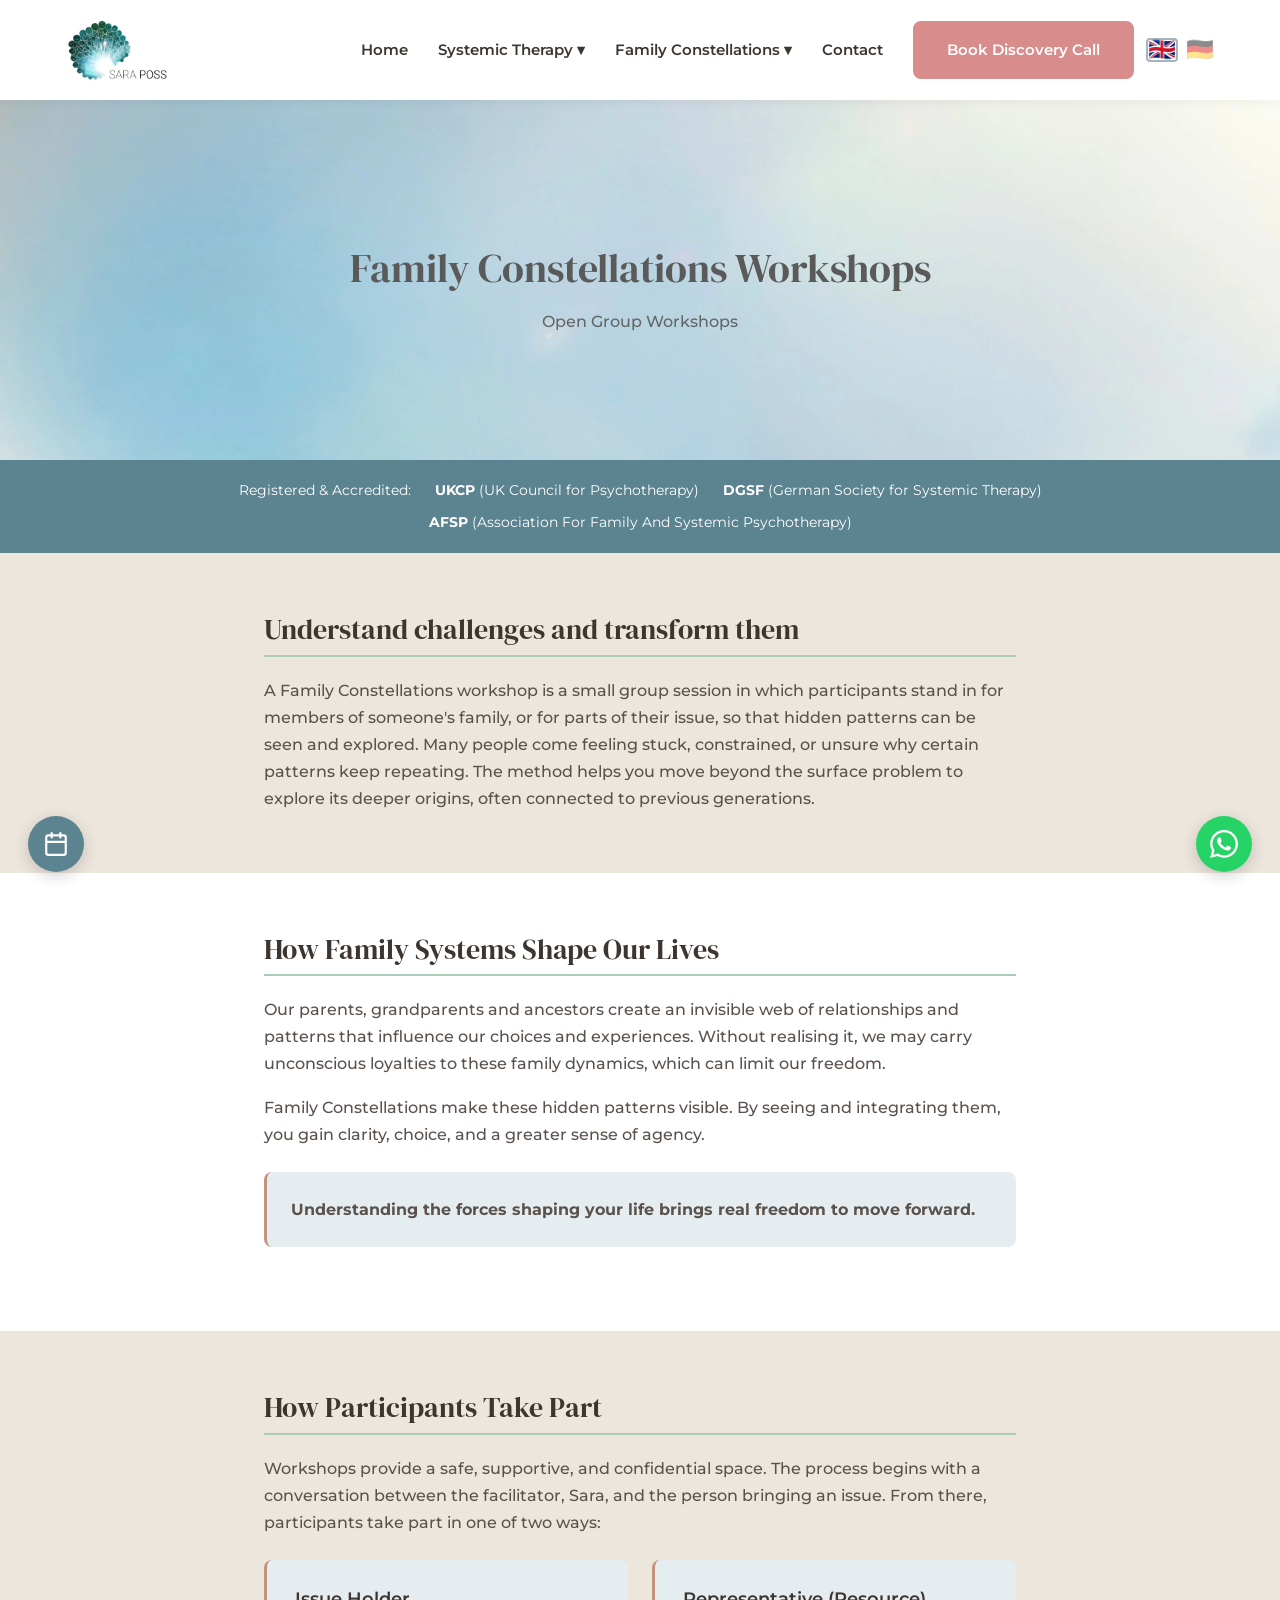
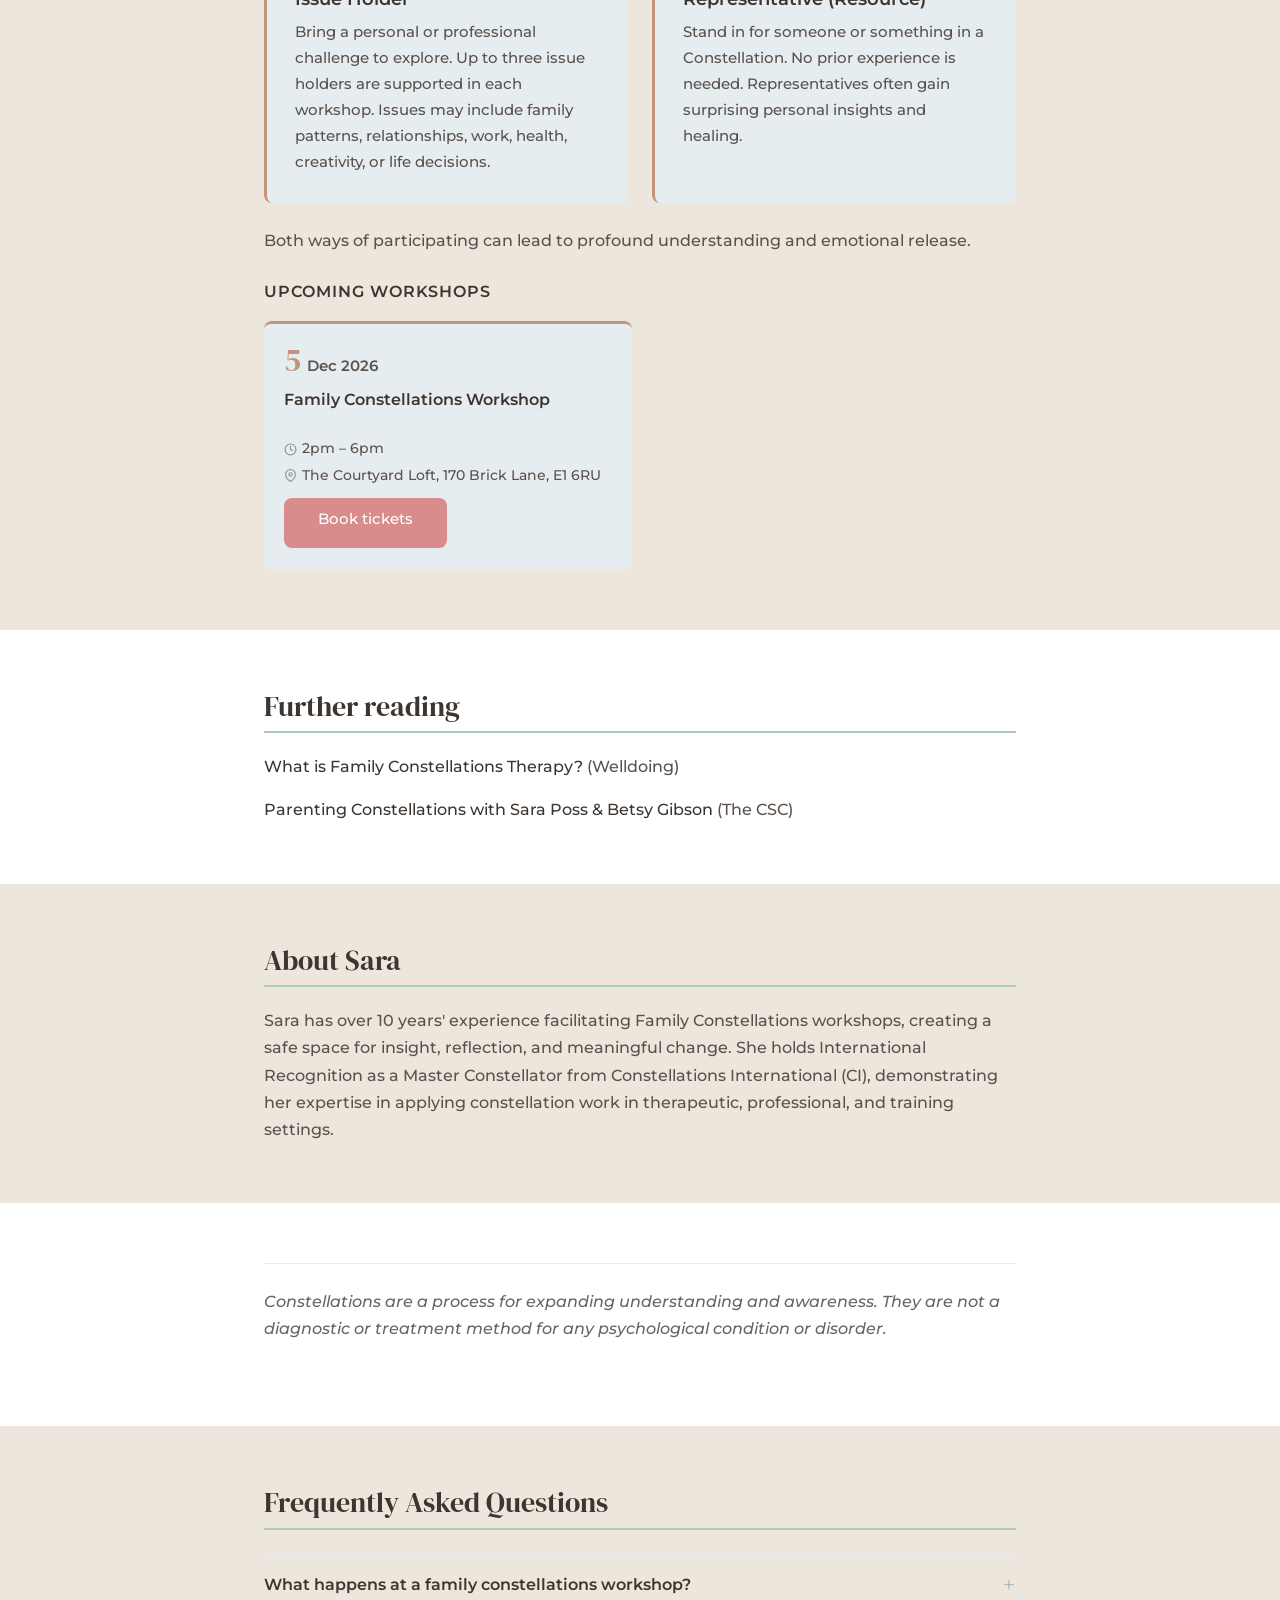
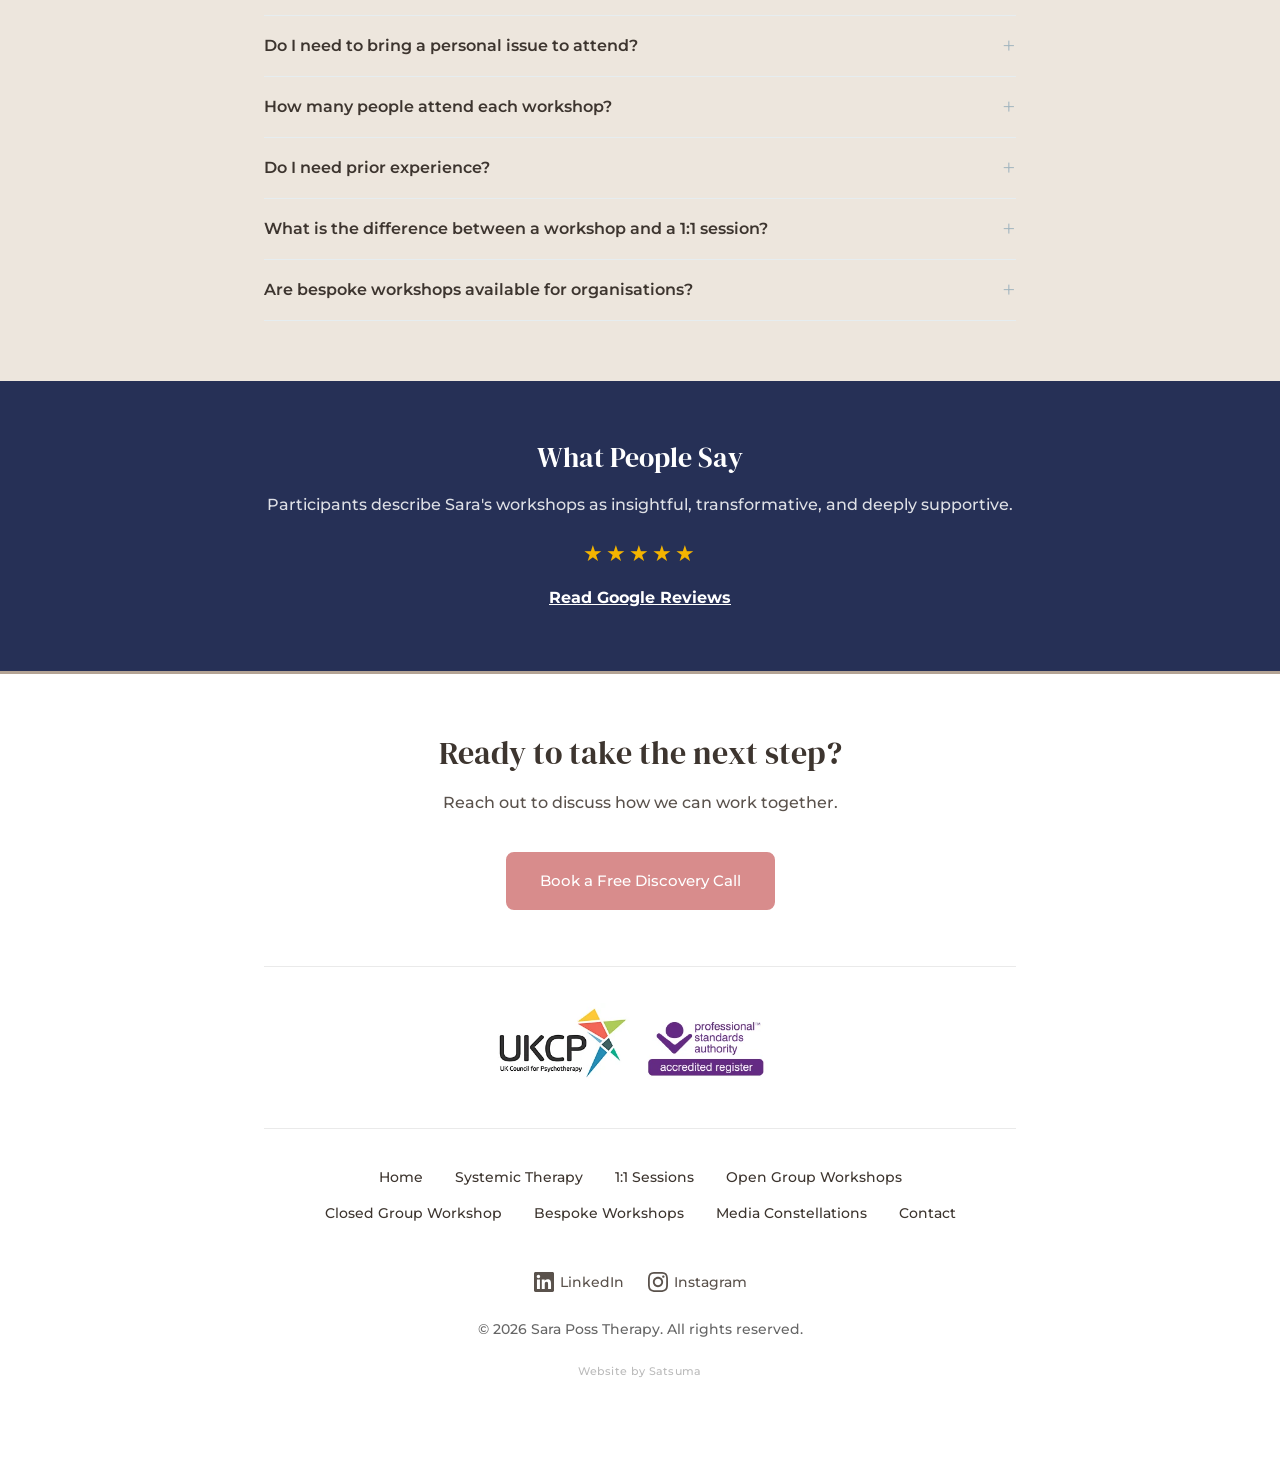
<file: workshops.html>
<!DOCTYPE html>
<html lang="en">
<head>
    <meta charset="UTF-8">
    <meta name="viewport" content="width=device-width, initial-scale=1.0">
    <meta name="theme-color" content="#FFFFFF">
    <meta name="robots" content="index, follow, max-snippet:-1, max-image-preview:large, max-video-preview:-1">
    <title>Family Constellations Workshops in London &amp; Online | Sara Poss</title>
    <meta name="description" content="Family Constellations workshops in North London and online with UKCP therapist Sara Poss. No prior experience needed. See upcoming dates and book.">
    <link rel="canonical" href="https://www.saraposs.com/workshops">
    <link rel="alternate" hreflang="en" href="https://www.saraposs.com/workshops">
    <link rel="alternate" hreflang="de" href="https://www.saraposs.com/workshops">
    <link rel="alternate" hreflang="x-default" href="https://www.saraposs.com/workshops">
    <link rel="icon" href="/favicon.ico" sizes="48x48">
    <link rel="icon" type="image/png" href="/favicon-96x96.png" sizes="96x96">
    <link rel="apple-touch-icon" href="/apple-touch-icon.png" sizes="180x180">
    <link rel="manifest" href="/site.webmanifest">
    <meta property="og:site_name" content="Sara Poss Therapy">
    <meta property="og:title" content="Family Constellations Workshops in London &amp; Online | Sara Poss">
    <meta property="og:description" content="Open group Family Constellations workshops with Sara Poss. Uncover hidden family dynamics and generational patterns. North London and online.">
    <meta property="og:type" content="website">
    <meta property="og:url" content="https://www.saraposs.com/workshops">
    <meta property="og:image" content="https://www.saraposs.com/sara-photo.jpg">
    <meta property="og:image:width" content="700">
    <meta property="og:image:height" content="1050">
    <meta property="og:image:alt" content="Sara Poss, Family Constellations workshop facilitator">
    <meta property="og:locale" content="en_GB">
    <meta property="og:locale:alternate" content="de_DE">
    <meta name="twitter:card" content="summary_large_image">
    <meta name="twitter:title" content="Family Constellations Workshops in London &amp; Online | Sara Poss">
    <meta name="twitter:description" content="Open group Family Constellations workshops with Sara Poss. North London and online.">
    <meta name="twitter:image" content="https://www.saraposs.com/sara-photo.jpg">
    <meta name="twitter:image:alt" content="Sara Poss, Family Constellations Workshops">
    <link rel="dns-prefetch" href="https://wa.me">
    <link rel="preconnect" href="https://fonts.googleapis.com">
    <link rel="preconnect" href="https://fonts.gstatic.com" crossorigin>
    <link rel="preload" href="https://fonts.googleapis.com/css2?family=DM+Serif+Display&family=Montserrat:wght@400;500;600&display=swap" as="style" onload="this.onload=null;this.rel='stylesheet'">
    <noscript><link rel="stylesheet" href="https://fonts.googleapis.com/css2?family=DM+Serif+Display&family=Montserrat:wght@400;500;600&display=swap"></noscript>
    <link rel="stylesheet" href="styles.css?v=5">
    <link rel="stylesheet" href="nav.css?v=4">
    <link rel="preload" as="image" href="heroimage.webp" fetchpriority="high">
    <link rel="preload" href="/SaraPOSSLOGO.webp" as="image">
    
    <style>
        /* === WORKSHOPS-ONLY STYLES === */
        .container { max-width: 800px; }

        .roles-grid { display: grid; grid-template-columns: 1fr 1fr; gap: 24px; margin: 1.5rem 0; }
        .role-card { background: #E6EDF0; padding: 28px; border-radius: 8px; border-left: 3px solid var(--accent-color); }
        .role-card h3 { font-size: 1.1rem; font-family: var(--font-body); font-weight: 600; margin-bottom: 10px; }
        .role-card p { font-size: 0.95rem; margin: 0; }
        .upcoming-workshops { margin-top: 1.5rem; }
        .upcoming-workshops-heading { font-family: var(--font-body); font-weight: 600; font-size: 1rem; margin: 0 0 14px 0; color: var(--text-primary); text-transform: uppercase; letter-spacing: 0.06em; font-size: 0.8rem; }
        .upcoming-workshops-grid { display: grid; grid-template-columns: 1fr 1fr; gap: 16px; }
        .workshop-event-card { background: #E6EDF0; border-top: 3px solid var(--accent-color); border-radius: 8px; padding: 20px 20px 22px; display: flex; flex-direction: column; gap: 10px; }
        .workshop-event-date-badge { display: flex; align-items: baseline; gap: 6px; }
        .date-day { font-size: 2rem; font-weight: 400; font-family: var(--font-heading); color: var(--accent-color); line-height: 1; }
        .date-monthyear { font-size: 0.95rem; font-weight: 600; color: var(--text-secondary); }
        .workshop-event-name { font-weight: 600; font-size: 0.95rem; margin: 0; color: var(--text-primary); line-height: 1.4; }
        .workshop-event-meta { font-size: 0.875rem; color: var(--text-secondary); margin: 0; display: flex; flex-direction: column; gap: 3px; }
        .workshop-event-meta span { display: flex; align-items: center; gap: 5px; }
        .workshop-event-meta .meta-icon { opacity: 0.6; flex-shrink: 0; }
        .workshop-event-btn { margin-top: auto; padding-top: 6px; align-self: flex-start; }
        @media (max-width: 600px) { .upcoming-workshops-grid { grid-template-columns: 1fr; } }

        .testimonials-strip { background-color: #263056; color: var(--white); padding: 60px 24px; text-align: center; }
        .testimonials-strip h2 { color: var(--white); font-size: 1.75rem; border-bottom: none; padding-bottom: 0; }
        .testimonials-strip p { color: rgba(255,255,255,0.85); }
        .testimonials-strip .stars { font-size: 1.4rem; color: #F4B400; letter-spacing: 3px; margin-top: 1rem; }
        .testimonials-strip .google-link { color: var(--white); text-decoration: underline; font-weight: 700; margin-top: 12px; display: inline-block; }
        .testimonials-strip .google-link:hover { color: var(--white); }

        @media (max-width: 768px) {
            .roles-grid { grid-template-columns: 1fr; }
        }
    </style>
    <script type="application/ld+json">
    {
        "@context": "https://schema.org",
        "@graph": [
            {
                "@type": "BreadcrumbList",
                "itemListElement": [
                    { "@type": "ListItem", "position": 1, "name": "Home", "item": "https://www.saraposs.com/" },
                    { "@type": "ListItem", "position": 2, "name": "Family Constellations", "item": "https://www.saraposs.com/workshops" },
                    { "@type": "ListItem", "position": 3, "name": "Open Group Workshops" }
                ]
            },
            {
                "@type": "WebPage",
                "@id": "https://www.saraposs.com/workshops#webpage",
                "url": "https://www.saraposs.com/workshops",
                "name": "Family Constellations Workshops | Sara Poss Therapy",
                "description": "Open group Family Constellations workshops with Sara Poss. Uncover hidden family dynamics and generational patterns. North London and online.",
                "isPartOf": { "@id": "https://www.saraposs.com/#website" },
                "about": { "@id": "https://www.saraposs.com/workshops#service" },
                "inLanguage": ["en", "de"]
            },
            {
                "@type": "FAQPage",
                "@id": "https://www.saraposs.com/workshops#faq",
                "mainEntity": [
                    {
                        "@type": "Question",
                        "name": "What happens at a family constellations workshop?",
                        "acceptedAnswer": { "@type": "Answer", "text": "An issue holder brings a personal or professional challenge, and Sara helps them explore it by setting up a constellation. Other participants act as representatives, standing in for people or elements of the situation. Insight emerges through this experiential process, in a safe, supportive and confidential space. Both roles can lead to profound understanding and emotional release." }
                    },
                    {
                        "@type": "Question",
                        "name": "Do I need to bring a personal issue to attend a workshop?",
                        "acceptedAnswer": { "@type": "Answer", "text": "No. You can attend as a representative (resource) without bringing a personal issue. Representatives often gain surprising personal insights through the process itself, and no prior experience is required." }
                    },
                    {
                        "@type": "Question",
                        "name": "How many people attend a family constellations workshop?",
                        "acceptedAnswer": { "@type": "Answer", "text": "Workshops are kept small, usually 5 to 9 people. Up to three issue holders are supported in each workshop, with the remaining participants serving as representatives." }
                    },
                    {
                        "@type": "Question",
                        "name": "Is any prior experience needed for a family constellations workshop?",
                        "acceptedAnswer": { "@type": "Answer", "text": "No prior experience is required. Workshops welcome people who are new to constellation work as well as those with previous experience." }
                    },
                    {
                        "@type": "Question",
                        "name": "Where are the family constellations workshops held?",
                        "acceptedAnswer": { "@type": "Answer", "text": "Workshops are held in person at venues in London and online via Zoom. Upcoming dates and venue details are listed on this page. Sara also offers private bespoke workshops for groups and organisations." }
                    }
                ]
            },
            {
                "@type": "Service",
                "@id": "https://www.saraposs.com/workshops#service",
                "name": "Family Constellations Workshops",
                "description": "Open group workshops uncovering hidden family dynamics and generational patterns in a safe, supportive space. North London and online.",
                "provider": { "@id": "https://www.saraposs.com/#sara-poss" },
                "areaServed": [
                    { "@type": "City", "name": "London" },
                    { "@type": "AdministrativeArea", "name": "North London" }
                ]
            },
            {
                "@type": "Event",
                "name": "Family Constellations Workshop with Sara Poss",
                "startDate": "2026-12-05T14:00:00+00:00",
                "endDate": "2026-12-05T18:00:00+00:00",
                "eventAttendanceMode": "https://schema.org/OfflineEventAttendanceMode",
                "eventStatus": "https://schema.org/EventScheduled",
                "location": {
                    "@type": "Place",
                    "name": "The Therapeutic Rooms @ The Courtyard Loft",
                    "address": {
                        "@type": "PostalAddress",
                        "streetAddress": "Unit 9, Taylor's Yard, 170 Brick Lane",
                        "addressLocality": "London",
                        "postalCode": "E1 6RU",
                        "addressCountry": "GB"
                    }
                },
                "organizer": { "@id": "https://www.saraposs.com/#sara-poss" },
                "offers": {
                    "@type": "Offer",
                    "url": "https://www.tickettailor.com/events/sarapossconstellations/1722052",
                    "availability": "https://schema.org/InStock"
                }
            }
        ]
    }
    </script>
</head>
<body>
    <a href="#main-content" class="skip-link" data-i18n="skip_link">Skip to content</a>
    <div id="site-nav"></div>
    <script src="nav.js?v=5" defer></script>
    <script src="lang.js?v=14" defer></script>

    <main id="main-content">
        <section class="page-hero">
            <div class="container">
                <h1 data-i18n="page_workshops_title">Family Constellations Workshops</h1>
                <p class="tagline" data-i18n="page_workshops_tagline">Open Group Workshops</p>
            </div>
        </section>

        <div class="trust-banner">
            <span data-i18n="trust_label">Registered & Accredited:</span>
            <span data-i18n="trust_ukcp"><strong>UKCP</strong> (UK Council for Psychotherapy)</span>
            <span data-i18n="trust_dgsf"><strong>DGSF</strong> (German Society for Systemic Therapy)</span>
            <span data-i18n="trust_affp"><strong>AFSP</strong> (Association For Family And Systemic Psychotherapy)</span>
        </div>

        <section class="content-section">
            <div class="container">
                <h2 data-i18n="w_understand_title">Understand challenges and transform them</h2>
                <p data-i18n="w_understand_p">A Family Constellations workshop is a small group session in which participants stand in for members of someone's family, or for parts of their issue, so that hidden patterns can be seen and explored. Many people come feeling stuck, constrained, or unsure why certain patterns keep repeating. The method helps you move beyond the surface problem to explore its deeper origins, often connected to previous generations.</p>
            </div>
        </section>

        <section class="content-section">
            <div class="container">
                <h2 data-i18n="w_systems_title">How Family Systems Shape Our Lives</h2>
                <p data-i18n="w_systems_p1">Our parents, grandparents and ancestors create an invisible web of relationships and patterns that influence our choices and experiences. Without realising it, we may carry unconscious loyalties to these family dynamics, which can limit our freedom.</p>
                <p data-i18n="w_systems_p2">Family Constellations make these hidden patterns visible. By seeing and integrating them, you gain clarity, choice, and a greater sense of agency.</p>
                <div class="highlight">
                    <p><strong data-i18n="w_systems_highlight">Understanding the forces shaping your life brings real freedom to move forward.</strong></p>
                </div>
            </div>
        </section>

        <section class="content-section">
            <div class="container">
                <h2 data-i18n="w_participants_title">How Participants Take Part</h2>
                <p data-i18n="w_participants_intro">Workshops provide a safe, supportive, and confidential space. The process begins with a conversation between the facilitator, Sara, and the person bringing an issue. From there, participants take part in one of two ways:</p>
                <div class="roles-grid">
                    <div class="role-card">
                        <h3 data-i18n="w_role_holder">Issue Holder</h3>
                        <p data-i18n="w_role_holder_p">Bring a personal or professional challenge to explore. Up to three issue holders are supported in each workshop. Issues may include family patterns, relationships, work, health, creativity, or life decisions.</p>
                    </div>
                    <div class="role-card">
                        <h3 data-i18n="w_role_rep">Representative (Resource)</h3>
                        <p data-i18n="w_role_rep_p">Stand in for someone or something in a Constellation. No prior experience is needed. Representatives often gain surprising personal insights and healing.</p>
                    </div>
                </div>
                <p data-i18n="w_participants_outro">Both ways of participating can lead to profound understanding and emotional release.</p>
                <div class="upcoming-workshops">
                    <p class="upcoming-workshops-heading" data-i18n="events_panel_heading">Upcoming Workshops</p>
                    <div class="upcoming-workshops-grid">

                        <div class="workshop-event-card">
                            <div class="workshop-event-date-badge">
                                <span class="date-day">5</span>
                                <span class="date-monthyear">Dec 2026</span>
                            </div>
                            <p class="workshop-event-name" data-i18n="events4_title">Family Constellations Workshop</p>
                            <div class="workshop-event-meta">
                                <span>
                                    <svg class="meta-icon" width="13" height="13" viewBox="0 0 24 24" fill="none" stroke="currentColor" stroke-width="2" stroke-linecap="round" stroke-linejoin="round" aria-hidden="true"><circle cx="12" cy="12" r="10"/><polyline points="12 6 12 12 16 14"/></svg>
                                    <span data-i18n="events4_time">2pm – 6pm</span>
                                </span>
                                <span>
                                    <svg class="meta-icon" width="13" height="13" viewBox="0 0 24 24" fill="none" stroke="currentColor" stroke-width="2" stroke-linecap="round" stroke-linejoin="round" aria-hidden="true"><path d="M21 10c0 7-9 13-9 13s-9-6-9-13a9 9 0 0118 0z"/><circle cx="12" cy="10" r="3"/></svg>
                                    <span data-i18n="events4_venue">The Courtyard Loft, 170 Brick Lane, E1 6RU</span>
                                </span>
                            </div>
                            <a href="https://www.tickettailor.com/events/sarapossconstellations/1722052" target="_blank" rel="noopener noreferrer" class="btn workshop-event-btn" data-i18n="events_btn">Book tickets</a>
                        </div>

                    </div>
                </div>
            </div>
        </section>

        <section class="content-section">
            <div class="container">
                <h2 data-i18n="fc_reading_title">Further reading</h2>
                <p><a href="https://welldoing.org/article/what-is-family-constellations-therapy" target="_blank" rel="noopener noreferrer" data-i18n="fc_reading_welldoing">What is Family Constellations Therapy?</a> <span data-i18n="fc_reading_welldoing_src">(Welldoing)</span></p>
                <p><a href="https://www.thecsc.net/parenting-constellations-with-sara-poss-betsy-gibson/" target="_blank" rel="noopener noreferrer" data-i18n="fc_reading_csc">Parenting Constellations with Sara Poss &amp; Betsy Gibson</a> <span data-i18n="fc_reading_csc_src">(The CSC)</span></p>
            </div>
        </section>

        <section class="content-section">
            <div class="container">
                <h2 data-i18n="about_heading">About Sara</h2>
                <p data-i18n="about_sara_bio">Sara is a systemic therapist with over ten years' experience supporting individuals, couples, and families. She has facilitated many Family Constellations workshops, creating a safe, grounded space where insight, reflection, and growth can naturally emerge.</p>
            </div>
        </section>

        <section class="content-section">
            <div class="container">
                <p class="constellations-disclaimer" data-i18n="constellations_disclaimer">Constellations are a process for expanding understanding and awareness. They are not a diagnostic or treatment method for any psychological condition or disorder.</p>
            </div>
        </section>

        <section class="content-section faq-section">
            <div class="container">
                <h2 data-i18n="faq_heading">Frequently Asked Questions</h2>
                <div class="faq-list">
                    <details class="faq-item">
                        <summary class="faq-question" data-i18n="faq_w_q1">What happens at a family constellations workshop?</summary>
                        <div class="faq-answer"><p data-i18n="faq_w_a1">An issue holder brings a personal or professional challenge, and Sara helps them explore it by setting up a constellation. Other participants act as representatives, standing in for people or elements of the situation. Insight emerges through this experiential process, in a safe, supportive and confidential space. Both roles can lead to profound understanding and emotional release.</p></div>
                    </details>
                    <details class="faq-item">
                        <summary class="faq-question" data-i18n="faq_w_q2">Do I need to bring a personal issue to attend?</summary>
                        <div class="faq-answer"><p data-i18n="faq_w_a2">No. You can attend as a representative (resource) without bringing a personal issue. Representatives often gain surprising personal insights through the process itself, and no prior experience is required.</p></div>
                    </details>
                    <details class="faq-item">
                        <summary class="faq-question" data-i18n="faq_w_q3">How many people attend each workshop?</summary>
                        <div class="faq-answer"><p data-i18n="faq_w_a3">Workshops are kept small, usually 5 to 9 people. Up to three issue holders are supported in each workshop, with the remaining participants serving as representatives.</p></div>
                    </details>
                    <details class="faq-item">
                        <summary class="faq-question" data-i18n="faq_w_q4">Do I need prior experience?</summary>
                        <div class="faq-answer"><p data-i18n="faq_w_a4">No prior experience is required. Sara's workshops welcome people completely new to constellation work as well as those who have attended before.</p></div>
                    </details>
                    <details class="faq-item">
                        <summary class="faq-question" data-i18n="faq_w_q5">What is the difference between a workshop and a 1:1 session?</summary>
                        <div class="faq-answer"><p data-i18n="faq_w_a5">A <a href="/1to1-sessions">1:1 Family Constellations session</a> is a private, 90-minute session with Sara focused entirely on your individual theme. Workshops are small group experiences where multiple issues are explored in the same session. Some people find the group setting especially powerful; others prefer the privacy of 1:1 work.</p></div>
                    </details>
                    <details class="faq-item">
                        <summary class="faq-question" data-i18n="faq_w_q6">Are bespoke workshops available for organisations?</summary>
                        <div class="faq-answer"><p data-i18n="faq_w_a6">Yes. Sara facilitates <a href="/bespoke-workshops">tailored workshops for teams and organisations</a>, drawing on systemic and constellation approaches to explore group dynamics, leadership patterns, and organisational challenges. These are available across the UK and Europe.</p></div>
                    </details>
                </div>
            </div>
        </section>

        <section class="testimonials-strip">
            <div class="container">
                <h2 data-i18n="what_people_say">What People Say</h2>
                <p data-i18n="workshops_testimonial">Participants describe Sara's workshops as insightful, transformative, and deeply supportive.</p>
                <div class="stars" aria-label="5 out of 5 stars">★★★★★</div>
                <a href="https://www.google.com/maps/place/Sara+Poss/@51.5616846,-0.1527593,17z/data=!3m1!4b1!4m6!3m5!1s0x48761aed49518393:0x548b2e8b683819a8!8m2!3d51.5616813!4d-0.1501844!16s%2Fg%2F11cmh_vn5y?entry=ttu&g_ep=EgoyMDI2MDUyNi4wIKXMDSoASAFQAw%3D%3D" class="google-link" target="_blank" rel="noopener noreferrer" data-i18n="read_google_reviews">Read Google Reviews</a>
            </div>
        </section>
    </main>

    <footer>
        <div class="container">
            <h3 data-i18n="footer_heading">Ready to take the next step?</h3>
            <p data-i18n="footer_text">Reach out to discuss how we can work together.</p>
            <a href="https://cal.com/sara-poss-gsi2tz/15min" class="btn footer-cta" target="_blank" rel="noopener noreferrer" data-i18n="footer_cta">Book a Free Discovery Call</a>

            <div class="accreditation-badges">
                <img src="UKCP.webp" alt="UKCP - UK Council for Psychotherapy, Professional Standards Authority Accredited Register" loading="lazy" decoding="async" width="500" height="143">
            </div>

            <nav class="footer-nav" aria-label="Footer navigation">
                <a href="/" class="footer-link" data-i18n="fnav_home">Home</a>
                <a href="/systemic-therapy" class="footer-link" data-i18n="fnav_systemic">Systemic Therapy</a>
                <a href="/1to1-sessions" class="footer-link" data-i18n="fnav_11_sessions">1:1 Sessions</a>
                <a href="/workshops" class="footer-link" data-i18n="nav_const_open">Open Group Workshops</a>
                <a href="/closed-group-workshop" class="footer-link" data-i18n="nav_const_closed">Closed Group Workshop</a>
                <a href="/bespoke-workshops" class="footer-link" data-i18n="nav_const_bespoke">Bespoke Workshops</a>
                <a href="/media-constellations" class="footer-link" data-i18n="nav_mc">Media Constellations</a>
                <a href="/contact" class="footer-link" data-i18n="fnav_contact">Contact</a>
            </nav>

            <div class="footer-social">
                <a href="https://www.linkedin.com/in/sara-poss/" target="_blank" rel="noopener noreferrer" aria-label="LinkedIn"><svg viewBox="0 0 24 24" fill="currentColor" aria-hidden="true"><path d="M20.447 20.452h-3.554v-5.569c0-1.328-.027-3.037-1.852-3.037-1.853 0-2.136 1.445-2.136 2.939v5.667H9.351V9h3.414v1.561h.046c.477-.9 1.637-1.85 3.37-1.85 3.601 0 4.267 2.37 4.267 5.455v6.286zM5.337 7.433c-1.144 0-2.063-.926-2.063-2.065 0-1.138.92-2.063 2.063-2.063 1.14 0 2.064.925 2.064 2.063 0 1.139-.925 2.065-2.064 2.065zm1.782 13.019H3.555V9h3.564v11.452zM22.225 0H1.771C.792 0 0 .774 0 1.729v20.542C0 23.227.792 24 1.771 24h20.451C23.2 24 24 23.227 24 22.271V1.729C24 .774 23.2 0 22.222 0h.003z"/></svg> LinkedIn</a>
                <a href="https://www.instagram.com/sara_and_therapy/" target="_blank" rel="noopener noreferrer" aria-label="Instagram"><svg viewBox="0 0 24 24" fill="currentColor" aria-hidden="true"><path d="M12 2.163c3.204 0 3.584.012 4.85.07 3.252.148 4.771 1.691 4.919 4.919.058 1.265.069 1.645.069 4.849 0 3.205-.012 3.584-.069 4.849-.149 3.225-1.664 4.771-4.919 4.919-1.266.058-1.644.07-4.85.07-3.204 0-3.584-.012-4.849-.07-3.26-.149-4.771-1.699-4.919-4.92-.058-1.265-.07-1.644-.07-4.849 0-3.204.013-3.583.07-4.849.149-3.227 1.664-4.771 4.919-4.919 1.266-.057 1.645-.069 4.849-.069zm0-2.163c-3.259 0-3.667.014-4.947.072-4.358.2-6.78 2.618-6.98 6.98-.059 1.281-.073 1.689-.073 4.948 0 3.259.014 3.668.072 4.948.2 4.358 2.618 6.78 6.98 6.98 1.281.058 1.689.072 4.948.072 3.259 0 3.668-.014 4.948-.072 4.354-.2 6.782-2.618 6.979-6.98.059-1.28.073-1.689.073-4.948 0-3.259-.014-3.667-.072-4.947-.196-4.354-2.617-6.78-6.979-6.98-1.281-.059-1.69-.073-4.949-.073zm0 5.838c-3.403 0-6.162 2.759-6.162 6.162s2.759 6.163 6.162 6.163 6.162-2.759 6.162-6.163c0-3.403-2.759-6.162-6.162-6.162zm0 10.162c-2.209 0-4-1.79-4-4 0-2.209 1.791-4 4-4s4 1.791 4 4c0 2.21-1.791 4-4 4zm6.406-11.845c-.796 0-1.441.645-1.441 1.44s.645 1.44 1.441 1.44c.795 0 1.439-.645 1.439-1.44s-.644-1.44-1.439-1.44z"/></svg> Instagram</a>
            </div>

            <div class="footer-legal">
                <p data-i18n="footer_legal">&copy; 2026 Sara Poss Therapy. All rights reserved.</p>
                <p class="footer-credit">Website by <a href="https://satsuma.studio/" target="_blank" rel="noopener noreferrer">Satsuma</a></p>
            </div>
        </div>
    </footer>

    <a id="wa-link" href="https://wa.me/447903539734?text=Hi%20Sara%2C%20I%20found%20your%20website%20and%20I%E2%80%99d%20love%20to%20find%20out%20more." class="whatsapp-float pulse" target="_blank" rel="noopener noreferrer" aria-label="Message Sara on WhatsApp">
        <span class="tooltip" data-i18n="wa_tooltip">Message Sara on WhatsApp</span>
        <svg viewBox="0 0 24 24" xmlns="http://www.w3.org/2000/svg"><path d="M17.472 14.382c-.297-.149-1.758-.867-2.03-.967-.273-.099-.471-.148-.67.15-.197.297-.767.966-.94 1.164-.173.199-.347.223-.644.075-.297-.15-1.255-.463-2.39-1.475-.883-.788-1.48-1.761-1.653-2.059-.173-.297-.018-.458.13-.606.134-.133.298-.347.446-.52.149-.174.198-.298.298-.497.099-.198.05-.371-.025-.52-.075-.149-.669-1.612-.916-2.207-.242-.579-.487-.5-.669-.51-.173-.008-.371-.01-.57-.01-.198 0-.52.074-.792.372-.272.297-1.04 1.016-1.04 2.479 0 1.462 1.065 2.875 1.213 3.074.149.198 2.096 3.2 5.077 4.487.709.306 1.262.489 1.694.625.712.227 1.36.195 1.871.118.571-.085 1.758-.719 2.006-1.413.248-.694.248-1.289.173-1.413-.074-.124-.272-.198-.57-.347m-5.421 7.403h-.004a9.87 9.87 0 01-5.031-1.378l-.361-.214-3.741.982.998-3.648-.235-.374a9.86 9.86 0 01-1.51-5.26c.001-5.45 4.436-9.884 9.888-9.884 2.64 0 5.122 1.03 6.988 2.898a9.825 9.825 0 012.893 6.994c-.003 5.45-4.437 9.884-9.885 9.884m8.413-18.297A11.815 11.815 0 0012.05 0C5.495 0 .16 5.335.157 11.892c0 2.096.547 4.142 1.588 5.945L.057 24l6.305-1.654a11.882 11.882 0 005.683 1.448h.005c6.554 0 11.89-5.335 11.893-11.893a11.821 11.821 0 00-3.48-8.413z"/></svg>
    </a>

    <script src="events-float.js?v=11" defer></script>
</body>
</html>
</file>
<file: styles.css>
:root{--bg-color:#EDE6DD;--text-primary:#3D352F;--text-secondary:#5A524C;--accent-color:#C4937B;--accent-hover:#AC7C64;--teal:#748868;--birds-egg:#AACCB9;--dusty-blue:#A3B6BF;--taupe:#B3A394;--white:#FFFFFF;--font-heading:'DM Serif Display',Georgia,'Times New Roman',serif;--font-body:'Montserrat',-apple-system,BlinkMacSystemFont,'Segoe UI',Roboto,Oxygen,Ubuntu,sans-serif;--transition-speed:0.3s}*,::after,::before{margin:0;padding:0;box-sizing:border-box}html{font-size:100%;-webkit-text-size-adjust:100%;text-size-adjust:100%}@media (prefers-reduced-motion:no-preference){html{scroll-behavior:smooth}}body{font-family:var(--font-body);font-weight:500;color:var(--text-secondary);background-color:var(--bg-color);line-height:1.7;-webkit-font-smoothing:antialiased;-moz-osx-font-smoothing:grayscale}h1,h2,h3{font-family:var(--font-heading);color:var(--text-primary);font-weight:400;margin-bottom:1rem;line-height:1.2}a{text-decoration:none;color:var(--text-primary);transition:color var(--transition-speed)}img{max-width:100%;height:auto;display:block}.container{width:100%;max-width:1200px;margin:0 auto;padding:0 24px}.btn{display:inline-block;background-color:#d88c8c;color:var(--white);padding:14px 32px;border-radius:8px;font-weight:500;transition:all var(--transition-speed);text-align:center;margin-top:1rem;cursor:pointer;border:2px solid #d88c8c;font-size:.95rem}.btn:hover{background-color:#c77b7b;border-color:#c77b7b;color:var(--white)}.btn-outline{background:0 0;color:var(--birds-egg);border-color:var(--birds-egg)}.btn-outline:hover{background-color:var(--birds-egg);color:var(--white);border-color:var(--birds-egg)}.btn:focus-visible,a:focus-visible{outline:2px solid var(--accent-color);outline-offset:2px}.skip-link{position:absolute;top:-100%;left:16px;background:var(--accent-color);color:var(--white);padding:12px 24px;border-radius:0 0 8px 8px;z-index:9999;font-weight:500}.skip-link:focus{top:0}.trust-banner{background-color:#5b8390;padding:18px 24px;text-align:center;font-size:.9rem;color:var(--white);font-weight:400;display:flex;flex-wrap:wrap;justify-content:center;align-items:center;gap:8px 24px}.trust-banner strong{font-weight:700}.page-hero{background:url('heroimage.webp') center/cover no-repeat;padding:100px 24px 80px;text-align:center;min-height:40vh;display:flex;align-items:center;justify-content:center}.page-hero .container{width:100%}.page-hero h1{font-size:2.5rem;color:#5a5a5a}.page-hero .tagline{font-size:1rem;color:#5a5a5a;margin-top:.5rem;opacity:.9}.content-section{padding:60px 0}.content-section:nth-child(2n){background-color:var(--white)}.content-section h2{font-size:1.75rem;margin-bottom:1.25rem;padding-bottom:.5rem;border-bottom:2px solid var(--birds-egg)}.content-section p{margin-bottom:1rem;font-size:1rem}.content-section p:last-child{margin-bottom:0}.content-section .highlight{background:#e6edf0;padding:24px;border-radius:8px;border-left:3px solid var(--accent-color);margin:1.5rem 0}.constellations-disclaimer{font-size:.875rem;color:#666;font-style:italic;padding:24px 0;margin-top:0;border-top:1px solid #e6edf0}footer{background-color:var(--white);padding:60px 24px;text-align:center;border-top:3px solid var(--taupe)}footer h3{font-size:2rem}footer p{margin-bottom:20px}.footer-cta{margin-bottom:20px}.footer-nav{display:flex;flex-wrap:wrap;justify-content:center;gap:12px 32px;margin-top:40px;padding-top:36px;border-top:1px solid #eaeaea}.footer-link{color:var(--text-primary);font-size:.9rem;font-weight:500}.footer-link:hover{color:#d88c8c}.footer-legal{margin-top:24px;font-size:.875rem;color:#666}.footer-credit{font-size:.7rem;color:#bbb;margin-top:8px;letter-spacing:.3px}.footer-credit a{color:#bbb;text-decoration:none}.footer-credit a:hover{color:#999}.accreditation-badges{display:flex;justify-content:center;align-items:center;gap:48px;margin-top:36px;padding-top:36px;border-top:1px solid #eaeaea;flex-wrap:wrap}.accreditation-badges img{height:85px;width:auto;max-width:320px;object-fit:contain;opacity:1;transition:opacity var(--transition-speed)}.accreditation-badges img:hover{opacity:.9}.footer-social{display:flex;justify-content:center;align-items:center;gap:24px;margin-top:24px;flex-wrap:wrap}.footer-social a{color:var(--text-secondary);font-size:.9rem;font-weight:500;display:inline-flex;align-items:center;gap:6px;transition:color var(--transition-speed)}.footer-social a:hover{color:#d88c8c}.footer-social svg{width:20px;height:20px;flex-shrink:0}.whatsapp-float{position:fixed;bottom:max(28px,env(safe-area-inset-bottom));right:max(28px,env(safe-area-inset-right));z-index:998;width:56px;height:56px;border-radius:50%;background-color:#25d366;display:flex;align-items:center;justify-content:center;box-shadow:0 4px 16px rgba(0,0,0,.18);transition:transform var(--transition-speed),box-shadow var(--transition-speed);transform:translateZ(0);backface-visibility:hidden}.whatsapp-float:hover{transform:translateZ(0) scale(1.08);box-shadow:0 6px 24px rgba(0,0,0,.25)}.whatsapp-float svg{width:28px;height:28px;fill:var(--white)}.whatsapp-float .tooltip{position:absolute;right:68px;top:50%;transform:translateY(-50%);background:#151d35;color:var(--white);font-size:.875rem;font-weight:500;padding:8px 14px;border-radius:6px;white-space:nowrap;opacity:0;visibility:hidden;transition:all var(--transition-speed);pointer-events:none}.whatsapp-float .tooltip::after{content:'';position:absolute;right:-6px;top:50%;transform:translateY(-50%);border:6px solid transparent;border-right:none;border-left-color:#151d35}.whatsapp-float:hover .tooltip{opacity:1;visibility:visible}@keyframes wa-pulse{0%,100%{box-shadow:0 4px 16px rgba(0,0,0,.18)}50%{box-shadow:0 4px 16px rgba(37,211,102,.5)}}.whatsapp-float.pulse{animation:wa-pulse 2s ease 3}.events-float-wrap{position:fixed;bottom:max(28px,env(safe-area-inset-bottom));left:max(28px,env(safe-area-inset-left));z-index:998}.events-float{position:relative;width:56px;height:56px;border-radius:50%;background-color:#5b8390;display:flex;align-items:center;justify-content:center;gap:0;box-shadow:0 4px 16px rgba(0,0,0,.18);transition:transform var(--transition-speed),box-shadow var(--transition-speed);cursor:pointer;border:none;transform:translateZ(0);backface-visibility:hidden}.events-float:hover{transform:translateZ(0) scale(1.08);box-shadow:0 6px 24px rgba(0,0,0,.25)}.events-float .events-icon{display:flex;align-items:center;justify-content:center;color:var(--white)}.events-float .events-icon svg{width:26px;height:26px;fill:none;stroke:currentColor}.events-float .events-date-hint{display:none}.events-float .events-tooltip{position:absolute;left:68px;top:50%;transform:translateY(-50%);background:#151d35;color:var(--white);font-size:.875rem;font-weight:500;padding:8px 14px;border-radius:6px;white-space:nowrap;opacity:0;visibility:hidden;transition:all var(--transition-speed);pointer-events:none}.events-float .events-tooltip::after{content:'';position:absolute;left:-6px;top:50%;transform:translateY(-50%);border:6px solid transparent;border-left:none;border-right-color:#151d35}.events-float:hover .events-tooltip{opacity:1;visibility:visible}.events-float-wrap.expanded .events-tooltip{opacity:0;visibility:hidden}.events-float-wrap .events-panel{position:absolute;left:68px;bottom:0;width:300px;max-height:min(70vh,420px);overflow-y:auto;background:var(--white);border-radius:12px;box-shadow:0 8px 32px rgba(0,0,0,.15);padding:20px;opacity:0;visibility:hidden;transform:translateX(-10px);transition:all var(--transition-speed);pointer-events:none;text-align:left}.events-float-wrap.expanded .events-panel{opacity:1;visibility:visible;transform:translateX(0);pointer-events:auto}.events-float-wrap .events-panel::before{content:'';position:absolute;left:-6px;bottom:20px;border:6px solid transparent;border-right-color:var(--white);border-left:none}.events-float-wrap .events-panel h3{font-family:var(--font-heading);font-size:1.1rem;color:var(--text-primary);margin-bottom:12px;font-weight:400}.events-float-wrap .events-panel .event-detail{font-size:.95rem;color:var(--text-secondary);margin-bottom:4px}.events-float-wrap .events-panel .btn{margin-top:16px;margin-bottom:0;display:block;text-align:center;font-size:.9rem;padding:10px 20px}.events-list{display:flex;flex-direction:column;gap:0;margin-top:4px}.events-list-item{display:flex;align-items:center;gap:10px;padding:10px 0;border-bottom:1px solid rgba(0,0,0,.07)}.events-list-item:last-child{border-bottom:none;padding-bottom:0}.events-list-badge{display:flex;flex-direction:column;align-items:center;justify-content:center;background:#5b8390;color:var(--white);border-radius:7px;width:38px;min-width:38px;height:42px;text-align:center;flex-shrink:0}.events-list-day{font-size:1.05rem;font-weight:700;line-height:1;font-family:var(--font-heading)}.events-list-month{font-size:.58rem;font-weight:600;text-transform:uppercase;letter-spacing:.04em;opacity:.92;margin-top:1px}.events-list-badge--ongoing{height:42px;padding:0}.events-list-badge-icon{display:flex;align-items:center;justify-content:center;color:var(--white);line-height:0}.events-list-badge-icon svg{width:18px;height:18px}.events-list-info{flex:1;min-width:0}.events-list-name{font-size:.8rem;font-weight:600;color:var(--text-primary);line-height:1.35;margin:0 0 2px;display:-webkit-box;-webkit-line-clamp:2;-webkit-box-orient:vertical;overflow:hidden}.events-list-meta{font-size:.73rem;color:var(--text-secondary);margin:0}.events-list-btn{font-size:.75rem;font-weight:600;color:var(--white);background:#5b8390;border-radius:5px;padding:6px 9px;white-space:nowrap;flex-shrink:0;transition:background var(--transition-speed);display:inline-block}.events-list-btn:hover{background:#4a707d;color:var(--white)}@media (max-width:768px){.trust-banner{flex-direction:column;gap:8px;font-size:clamp(.875rem, 2.5vw, .9rem);padding:16px 20px}.page-hero{padding:60px 20px 50px}.page-hero h1{font-size:1.75rem}.content-section{padding:50px 0}.content-section h2{font-size:1.5rem}footer{padding:50px 20px}.footer-cta{width:100%}.footer-nav{gap:10px 24px}.whatsapp-float{bottom:max(20px,env(safe-area-inset-bottom));right:max(20px,env(safe-area-inset-right));width:50px;height:50px}.whatsapp-float svg{width:24px;height:24px}.whatsapp-float .tooltip{display:none}.events-float-wrap{bottom:max(20px,env(safe-area-inset-bottom));left:max(20px,env(safe-area-inset-left))}.events-float{width:auto;min-width:50px;height:50px;padding:0 14px 0 14px;gap:8px;border-radius:25px}.events-float .events-icon svg{width:22px;height:22px}.events-float .events-date-hint{display:block;font-size:.75rem;font-weight:500;color:var(--white);opacity:.95;white-space:nowrap}.events-float-wrap .events-panel{left:58px;width:260px;padding:16px}.events-float .events-tooltip{display:none}.footer-link{font-size:.9375rem}.footer-legal{font-size:.875rem}.accreditation-badges{gap:28px}.accreditation-badges img{height:70px;max-width:260px}}@media (max-width:400px){html{font-size:16px}.trust-banner{font-size:.875rem}.footer-link{font-size:.9375rem}.events-float-wrap .events-panel{width:min(300px,calc(100vw - 76px));left:58px}}@media (prefers-reduced-motion:reduce){*,::after,::before{animation-duration:0s!important;animation-iteration-count:1!important;transition-duration:0s!important}.whatsapp-float.pulse{animation:none}}.faq-section h2{margin-bottom:.5rem}.faq-list{margin-top:1.5rem}.faq-item{border-bottom:1px solid #E6EDF0}.faq-item:first-child{border-top:1px solid #E6EDF0}.faq-question{font-family:var(--font-body);font-weight:600;font-size:1rem;padding:18px 40px 18px 0;cursor:pointer;list-style:none;position:relative;color:var(--text-primary);line-height:1.5}.faq-question::-webkit-details-marker{display:none}.faq-question::marker{display:none}.faq-question::after{content:'+';position:absolute;right:0;top:50%;transform:translateY(-50%);font-size:1.5rem;color:var(--dusty-blue);font-weight:300;line-height:1}details[open] .faq-question::after{content:'−'}.faq-answer{padding:0 40px 18px 0}.faq-answer p{font-size:.95rem;line-height:1.75;margin:0 0 .5rem;color:var(--text-secondary)}.faq-answer p:last-child{margin-bottom:0}.faq-answer a{color:var(--accent-color);text-decoration:underline}.faq-answer a:hover{color:var(--accent-hover)}
</file>
<file: nav.css>
header{background-color:var(--white);box-shadow:0 2px 10px rgba(0,0,0,.05);position:sticky;top:0;z-index:1000;min-height:100px}nav{display:flex;align-items:center;padding:20px 24px;max-width:1200px;margin:0 auto;position:relative;gap:12px;min-height:100px}.logo{z-index:1001;display:flex;align-items:center;margin-right:auto}.logo img{height:60px;width:auto;aspect-ratio:283/162}.nav-links{display:flex;list-style:none;gap:30px;align-items:center}.nav-links li a{font-weight:600;font-size:.95rem}.nav-links li a:not(.btn):hover{color:var(--accent-color)}.dropdown{position:relative}.dropdown-menu{position:absolute;top:100%;left:0;background-color:var(--white);box-shadow:0 4px 15px rgba(0,0,0,.08);list-style:none;min-width:260px;border-top:3px solid var(--dusty-blue);opacity:0;visibility:hidden;transition:all var(--transition-speed);transform:translateY(10px);border-radius:0 0 4px 4px;overflow:visible}.dropdown:hover .dropdown-menu{opacity:1;visibility:visible;transform:translateY(0)}.dropdown-menu li{border-bottom:1px solid #f0f0f0}.dropdown-menu li:last-child{border-bottom:none}.dropdown-menu li a{display:block;padding:14px 20px;font-size:.9rem;font-weight:400}.dropdown-menu li a:hover{background-color:#f5f5f5;color:var(--accent-color);padding-left:25px}.has-submenu{position:relative}.submenu{position:absolute;top:0;left:100%;margin-left:-2px;background-color:var(--white);box-shadow:0 4px 15px rgba(0,0,0,.08);list-style:none;min-width:240px;border-top:3px solid var(--dusty-blue);opacity:0;visibility:hidden;transition:all var(--transition-speed);transform:translateX(10px);border-radius:0 0 4px 4px;z-index:10}.has-submenu:hover>.submenu{opacity:1;visibility:visible;transform:translateX(0)}.submenu li{border-bottom:1px solid #f0f0f0}.submenu li:last-child{border-bottom:none}.submenu li a{display:block;padding:14px 20px;font-size:.9rem;font-weight:400}.submenu li a:hover{background-color:#f5f5f5;color:var(--accent-color);padding-left:25px}.submenu-toggle{cursor:pointer}.dropdown-menu li a:focus-visible,.submenu li a:focus-visible{background-color:#f5f5f5;color:var(--accent-color);outline:2px solid var(--accent-color);outline-offset:-2px}.dropdown-toggle:focus-visible,.submenu-toggle:focus-visible{outline:2px solid var(--accent-color);outline-offset:2px}.dropdown:focus-within .dropdown-menu{opacity:1;visibility:visible;transform:translateY(0)}.has-submenu:focus-within>.submenu{opacity:1;visibility:visible;transform:translateX(0)}.menu-toggle{display:none;flex-direction:column;justify-content:space-between;width:30px;height:21px;cursor:pointer;z-index:1001;background:0 0;border:none}.menu-toggle span{display:block;height:3px;width:100%;background-color:var(--text-primary);border-radius:3px;transition:all .3s}.nav-cta{margin-top:0}.overlay{position:fixed;top:0;left:0;width:100%;height:100%;background:rgba(0,0,0,.4);z-index:999;opacity:0;visibility:hidden;transition:all var(--transition-speed)}.overlay.active{opacity:1;visibility:visible}body.menu-open{overflow:hidden}.lang-toggle{display:flex;align-items:center;gap:6px;z-index:1001;order:3}.lang-toggle button{background:0 0;border:2px solid transparent;cursor:pointer;padding:0;font-size:1.4rem;line-height:1;border-radius:4px;transition:all var(--transition-speed);opacity:.45;width:32px;height:24px;display:flex;align-items:center;justify-content:center}.lang-toggle button.active{opacity:1;border-color:var(--dusty-blue)}.lang-toggle button:hover{opacity:.85}@media (max-width:992px){.menu-toggle{display:flex;order:3}.lang-toggle{order:2}.nav-links{position:fixed;top:0;right:-100%;width:80%;max-width:360px;height:100vh;height:100dvh;background-color:var(--white);flex-direction:column;align-items:flex-start;padding:100px 30px 40px;gap:20px;box-shadow:-5px 0 15px rgba(0,0,0,.1);transition:right .4s ease;overflow-y:auto;z-index:1000}.nav-links.active{right:0}.nav-links li{width:100%}.nav-links li a{display:block;font-size:1.1rem;padding:10px 0;border-bottom:1px solid #eee;touch-action:manipulation;-webkit-tap-highlight-color:rgba(0,0,0,0.05)}.dropdown-menu{position:static;box-shadow:none;border-top:none;opacity:1;visibility:visible;transform:none;display:none;background-color:#f8f8f8;border-radius:0;margin-top:10px}.dropdown.active .dropdown-menu{display:block}.dropdown-menu li a{font-size:1rem;padding:12px 20px;border-bottom:none}.submenu-toggle{display:none}.submenu{position:static;box-shadow:none;border-top:none;opacity:1;visibility:visible;transform:none;display:none;background-color:#f8f8f8;border-radius:0;margin-top:0;padding-left:0}.dropdown.active .submenu{display:block}.submenu li a{font-size:1rem;padding:12px 20px;border-bottom:none}.menu-toggle.active span:first-child{transform:translateY(9px) rotate(45deg)}.menu-toggle.active span:nth-child(2){opacity:0}.menu-toggle.active span:nth-child(3){transform:translateY(-9px) rotate(-45deg)}}
</file>
